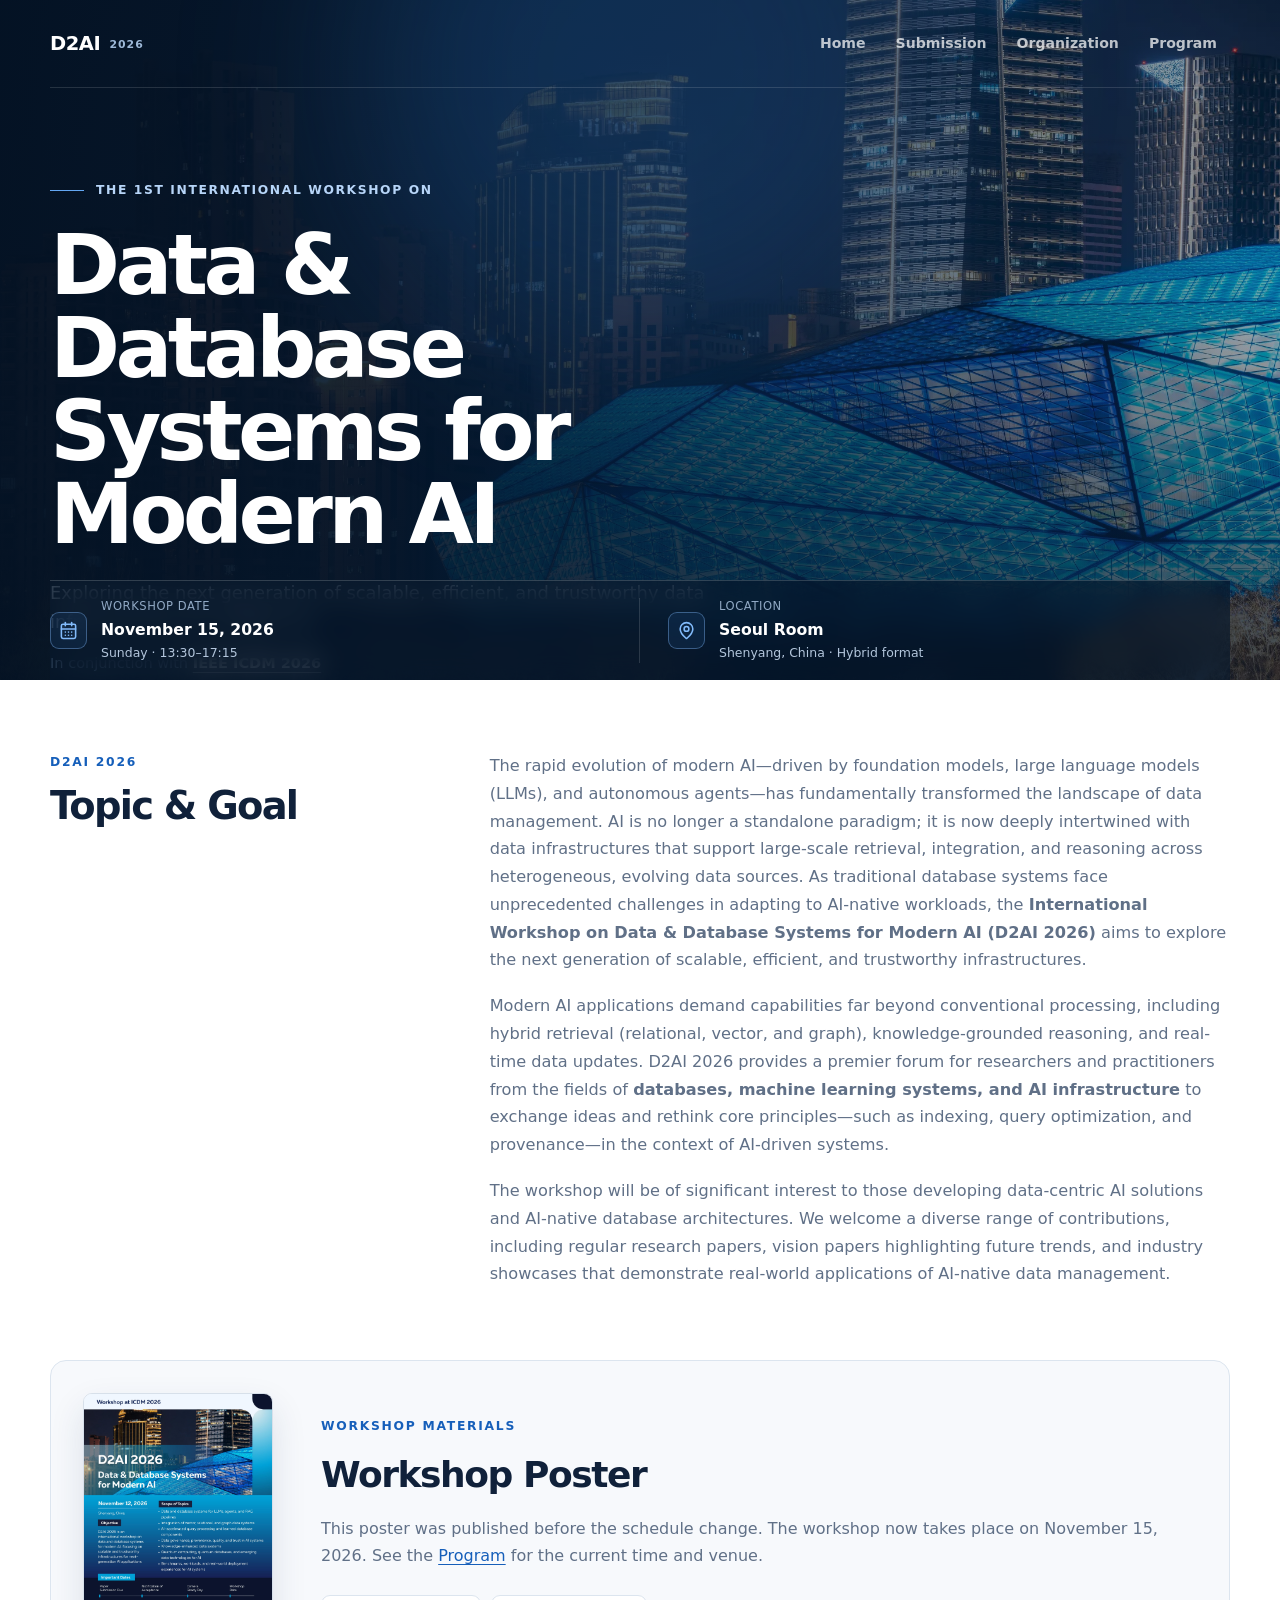
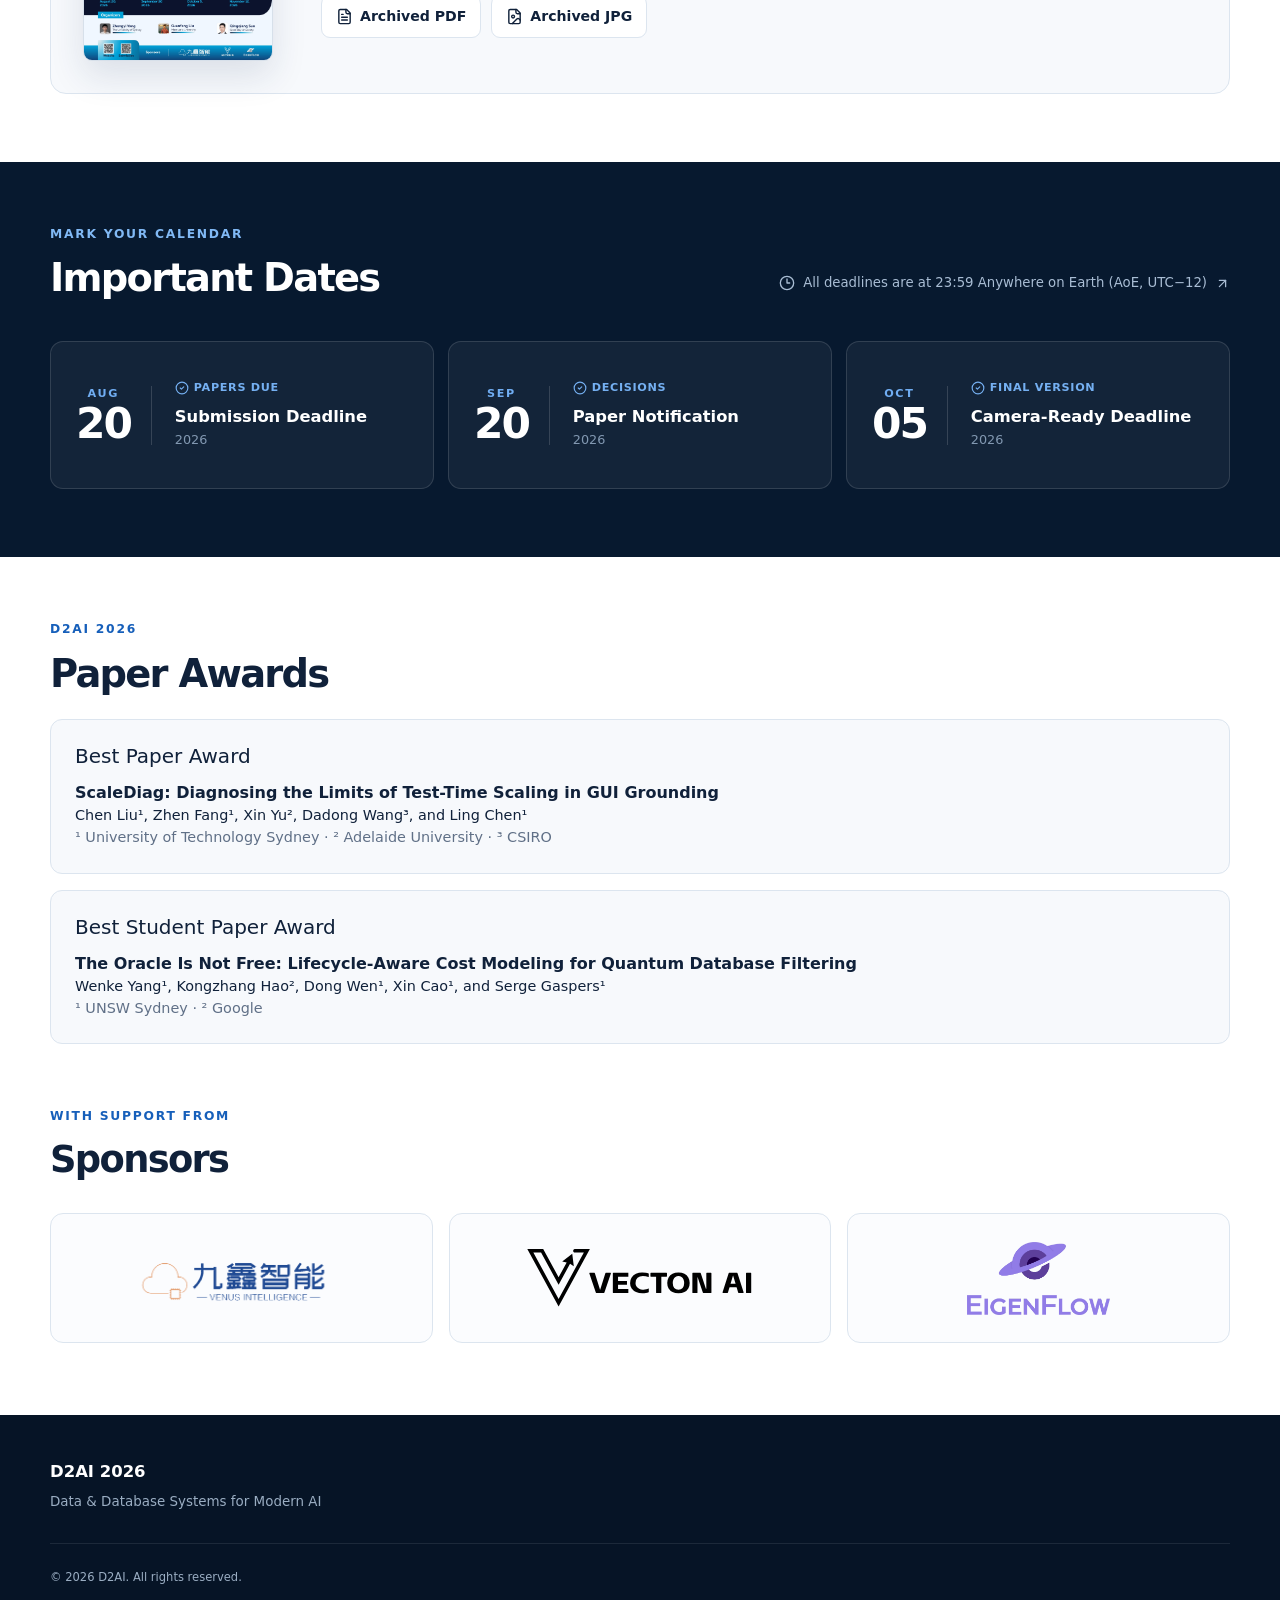
<file: index.html>
<!DOCTYPE html><html lang="en"><head><meta charSet="utf-8"/><meta name="viewport" content="width=device-width, initial-scale=1"/><link rel="preload" as="image" href="/images/shenyang-hero.webp"/><link rel="preload" href="/images/sponsors/jiuxin-intelligence.png" as="image"/><link rel="preload" href="/images/sponsors/vecton-ai.svg" as="image"/><link rel="preload" href="/images/sponsors/eigenflow.png" as="image"/><link rel="stylesheet" href="/_next/static/chunks/0siwo0i18i5g6.css" data-precedence="next"/><link rel="preload" as="script" fetchPriority="low" href="/_next/static/chunks/05tsy9pxtuyv0.js"/><script src="/_next/static/chunks/02i7dfk78~t~2.js" async=""></script><script src="/_next/static/chunks/10~x95jhs6ns3.js" async=""></script><script src="/_next/static/chunks/0s~43s~vyc_h-.js" async=""></script><script src="/_next/static/chunks/turbopack-0p68k9cxtdk4o.js" async=""></script><script src="/_next/static/chunks/10e6~0tme4cub.js" async=""></script><script src="/_next/static/chunks/0d3shmwh5_nmn.js" async=""></script><script src="/_next/static/chunks/0d_ylmpi7p2kb.js" async=""></script><title>D2AI 2026</title><meta name="description" content="D2AI 2026 at IEEE ICDM 2026: a hybrid workshop on Sunday, November 15, 2026, 13:30–17:15, Seoul Room, Shenyang, China. International Workshop on Data &amp; Database Systems for Modern AI."/><meta name="creator" content="D2AI 2026 Committee"/><meta name="robots" content="index, follow"/><meta name="google-site-verification" content="azsVZ6Sj6aNUtVX1HDO4OtCznI6a8uc2q9I49EydNMc"/><meta property="og:title" content="D2AI 2026"/><meta property="og:description" content="D2AI 2026 at IEEE ICDM 2026: a hybrid workshop on Sunday, November 15, 2026, 13:30–17:15, Seoul Room, Shenyang, China. International Workshop on Data &amp; Database Systems for Modern AI."/><meta property="og:url" content="https://d2ai-workshop.github.io"/><meta property="og:site_name" content="D2AI 2026"/><meta property="og:type" content="website"/><meta name="twitter:card" content="summary"/><meta name="twitter:title" content="D2AI 2026"/><meta name="twitter:description" content="D2AI 2026 at IEEE ICDM 2026: a hybrid workshop on Sunday, November 15, 2026, 13:30–17:15, Seoul Room, Shenyang, China. International Workshop on Data &amp; Database Systems for Modern AI."/><link rel="icon" href="/favicon.ico?favicon.12hgmcrp~a_d-.ico" sizes="128x128" type="image/x-icon"/><script src="/_next/static/chunks/03~yq9q893hmn.js" noModule=""></script></head><body class="min-h-screen flex flex-col"><div hidden=""><!--$--><!--/$--></div><header class="hero"><img alt="Shenyang skyline at dusk" decoding="async" data-nimg="fill" class="hero-image" style="position:absolute;height:100%;width:100%;left:0;top:0;right:0;bottom:0;color:transparent;background-size:cover;background-position:50% 50%;background-repeat:no-repeat;background-image:url(&quot;data:image/svg+xml;charset=utf-8,%3Csvg xmlns=&#x27;http://www.w3.org/2000/svg&#x27; %3E%3Cfilter id=&#x27;b&#x27; color-interpolation-filters=&#x27;sRGB&#x27;%3E%3CfeGaussianBlur stdDeviation=&#x27;20&#x27;/%3E%3CfeColorMatrix values=&#x27;1 0 0 0 0 0 1 0 0 0 0 0 1 0 0 0 0 0 100 -1&#x27; result=&#x27;s&#x27;/%3E%3CfeFlood x=&#x27;0&#x27; y=&#x27;0&#x27; width=&#x27;100%25&#x27; height=&#x27;100%25&#x27;/%3E%3CfeComposite operator=&#x27;out&#x27; in=&#x27;s&#x27;/%3E%3CfeComposite in2=&#x27;SourceGraphic&#x27;/%3E%3CfeGaussianBlur stdDeviation=&#x27;20&#x27;/%3E%3C/filter%3E%3Cimage width=&#x27;100%25&#x27; height=&#x27;100%25&#x27; x=&#x27;0&#x27; y=&#x27;0&#x27; preserveAspectRatio=&#x27;none&#x27; style=&#x27;filter: url(%23b);&#x27; href=&#x27;/images/shenyang-blur.jpg&#x27;/%3E%3C/svg%3E&quot;)" src="/images/shenyang-hero.webp"/><div class="hero-overlay"></div><div class="hero-glow"></div><div class="site-shell hero-inner"><div class="hero-topbar"><a class="brand" aria-label="D2AI 2026 home" href="/"><span class="brand-name">D2AI <small>2026</small></span></a><nav class="nav" aria-label="Primary navigation"><ul class="nav-links"><li><a class="active" href="/">Home</a></li><li><a class="" href="/submission">Submission</a></li><li><a class="" href="/organization">Organization</a></li><li><a class="" href="/program">Program</a></li></ul><button class="menu-button" type="button" aria-label="Open navigation menu" aria-expanded="false"><svg xmlns="http://www.w3.org/2000/svg" width="24" height="24" viewBox="0 0 24 24" fill="none" stroke="currentColor" stroke-width="2" stroke-linecap="round" stroke-linejoin="round" class="lucide lucide-menu" aria-hidden="true"><path d="M4 12h16"></path><path d="M4 18h16"></path><path d="M4 6h16"></path></svg></button></nav></div><div class="hero-content"><p class="hero-kicker"><span></span> The 1st International Workshop on</p><h1>Data &amp; Database Systems for Modern AI</h1><p class="hero-subtitle">Exploring the next generation of scalable, efficient, and trustworthy data infrastructures for modern AI.</p><p class="hero-description">In conjunction with<!-- --> <a href="http://icdm2026.neu.edu.cn/" target="_blank" rel="noreferrer">IEEE ICDM 2026</a></p></div><div class="event-bar"><div class="event-item"><span class="event-icon"><svg xmlns="http://www.w3.org/2000/svg" width="19" height="19" viewBox="0 0 24 24" fill="none" stroke="currentColor" stroke-width="2" stroke-linecap="round" stroke-linejoin="round" class="lucide lucide-calendar-days" aria-hidden="true"><path d="M8 2v4"></path><path d="M16 2v4"></path><rect width="18" height="18" x="3" y="4" rx="2"></rect><path d="M3 10h18"></path><path d="M8 14h.01"></path><path d="M12 14h.01"></path><path d="M16 14h.01"></path><path d="M8 18h.01"></path><path d="M12 18h.01"></path><path d="M16 18h.01"></path></svg></span><div><small>Workshop date</small><strong><time dateTime="2026-11-15">November 15, 2026</time></strong><span class="event-detail">Sunday<!-- --> · <!-- -->13:30<!-- -->–<!-- -->17:15</span></div></div><div class="event-item"><span class="event-icon"><svg xmlns="http://www.w3.org/2000/svg" width="19" height="19" viewBox="0 0 24 24" fill="none" stroke="currentColor" stroke-width="2" stroke-linecap="round" stroke-linejoin="round" class="lucide lucide-map-pin" aria-hidden="true"><path d="M20 10c0 4.993-5.539 10.193-7.399 11.799a1 1 0 0 1-1.202 0C9.539 20.193 4 14.993 4 10a8 8 0 0 1 16 0"></path><circle cx="12" cy="10" r="3"></circle></svg></span><div><small>Location</small><strong>Seoul Room</strong><span class="event-detail">Shenyang, China<!-- --> · Hybrid format</span></div></div></div></div></header><main class="home-main"><section class="home-intro" aria-labelledby="topic-heading"><div><p class="eyebrow">D2AI 2026</p><h2 id="topic-heading">Topic &amp; Goal</h2></div><div class="home-intro-copy"><p>The rapid evolution of modern AI—driven by foundation models, large language models (LLMs), and autonomous agents—has fundamentally transformed the landscape of data management. AI is no longer a standalone paradigm; it is now deeply intertwined with data infrastructures that support large-scale retrieval, integration, and reasoning across heterogeneous, evolving data sources. As traditional database systems face unprecedented challenges in adapting to AI-native workloads, the<!-- --> <strong>International Workshop on Data &amp; Database Systems for Modern AI (D2AI 2026)</strong> <!-- -->aims to explore the next generation of scalable, efficient, and trustworthy infrastructures.</p><p>Modern AI applications demand capabilities far beyond conventional processing, including hybrid retrieval (relational, vector, and graph), knowledge-grounded reasoning, and real-time data updates. D2AI 2026 provides a premier forum for researchers and practitioners from the fields of<!-- --> <strong>databases, machine learning systems, and AI infrastructure</strong> <!-- -->to exchange ideas and rethink core principles—such as indexing, query optimization, and provenance—in the context of AI-driven systems.</p><p>The workshop will be of significant interest to those developing data-centric AI solutions and AI-native database architectures. We welcome a diverse range of contributions, including regular research papers, vision papers highlighting future trends, and industry showcases that demonstrate real-world applications of AI-native data management.</p></div></section><section class="poster-section" aria-labelledby="poster-heading"><a class="poster-preview" href="/images/d2ai-2026-poster.jpg" target="_blank" rel="noreferrer" aria-label="Open the D2AI 2026 workshop poster image"><img alt="D2AI 2026 workshop poster" loading="lazy" width="2381" height="3368" decoding="async" data-nimg="1" style="color:transparent" src="/images/d2ai-2026-poster.jpg"/></a><div class="poster-content"><p class="eyebrow">Workshop materials</p><h2 id="poster-heading">Workshop Poster</h2><p>This poster was published before the schedule change. The workshop now takes place on November 15, 2026. See the<!-- --> <a class="poster-program-link" href="/program">Program</a> <!-- -->for the current time and venue.</p><div class="poster-links" aria-label="Workshop poster downloads"><a href="/files/d2ai-2026-poster.pdf" target="_blank" rel="noreferrer"><svg xmlns="http://www.w3.org/2000/svg" width="17" height="17" viewBox="0 0 24 24" fill="none" stroke="currentColor" stroke-width="2" stroke-linecap="round" stroke-linejoin="round" class="lucide lucide-file-text" aria-hidden="true"><path d="M15 2H6a2 2 0 0 0-2 2v16a2 2 0 0 0 2 2h12a2 2 0 0 0 2-2V7Z"></path><path d="M14 2v4a2 2 0 0 0 2 2h4"></path><path d="M10 9H8"></path><path d="M16 13H8"></path><path d="M16 17H8"></path></svg> Archived PDF</a><a href="/images/d2ai-2026-poster.jpg" target="_blank" rel="noreferrer"><svg xmlns="http://www.w3.org/2000/svg" width="17" height="17" viewBox="0 0 24 24" fill="none" stroke="currentColor" stroke-width="2" stroke-linecap="round" stroke-linejoin="round" class="lucide lucide-file-image" aria-hidden="true"><path d="M15 2H6a2 2 0 0 0-2 2v16a2 2 0 0 0 2 2h12a2 2 0 0 0 2-2V7Z"></path><path d="M14 2v4a2 2 0 0 0 2 2h4"></path><circle cx="10" cy="12" r="2"></circle><path d="m20 17-1.296-1.296a2.41 2.41 0 0 0-3.408 0L9 22"></path></svg> Archived JPG</a></div></div></section><section class="dates-section" aria-labelledby="dates-heading"><div class="section-heading-row"><div><p class="eyebrow eyebrow-light">Mark your calendar</p><h2 id="dates-heading">Important Dates</h2></div><a href="https://www.timeanddate.com/time/zones/aoe" target="_blank" rel="noreferrer" class="timezone-link"><svg xmlns="http://www.w3.org/2000/svg" width="16" height="16" viewBox="0 0 24 24" fill="none" stroke="currentColor" stroke-width="2" stroke-linecap="round" stroke-linejoin="round" class="lucide lucide-clock3 lucide-clock-3" aria-hidden="true"><path d="M12 6v6h4"></path><circle cx="12" cy="12" r="10"></circle></svg> All deadlines are at 23:59 Anywhere on Earth (AoE, UTC−12)<svg xmlns="http://www.w3.org/2000/svg" width="15" height="15" viewBox="0 0 24 24" fill="none" stroke="currentColor" stroke-width="2" stroke-linecap="round" stroke-linejoin="round" class="lucide lucide-arrow-up-right" aria-hidden="true"><path d="M7 7h10v10"></path><path d="M7 17 17 7"></path></svg></a></div><div class="date-grid"><article class="date-card"><div class="date-number"><span>AUG</span><strong>20</strong></div><div><span class="date-status"><svg xmlns="http://www.w3.org/2000/svg" width="14" height="14" viewBox="0 0 24 24" fill="none" stroke="currentColor" stroke-width="2" stroke-linecap="round" stroke-linejoin="round" class="lucide lucide-circle-check" aria-hidden="true"><circle cx="12" cy="12" r="10"></circle><path d="m9 12 2 2 4-4"></path></svg> <!-- -->Papers due</span><h3>Submission Deadline</h3><p>2026</p></div></article><article class="date-card"><div class="date-number"><span>SEP</span><strong>20</strong></div><div><span class="date-status"><svg xmlns="http://www.w3.org/2000/svg" width="14" height="14" viewBox="0 0 24 24" fill="none" stroke="currentColor" stroke-width="2" stroke-linecap="round" stroke-linejoin="round" class="lucide lucide-circle-check" aria-hidden="true"><circle cx="12" cy="12" r="10"></circle><path d="m9 12 2 2 4-4"></path></svg> <!-- -->Decisions</span><h3>Paper Notification</h3><p>2026</p></div></article><article class="date-card"><div class="date-number"><span>OCT</span><strong>05</strong></div><div><span class="date-status"><svg xmlns="http://www.w3.org/2000/svg" width="14" height="14" viewBox="0 0 24 24" fill="none" stroke="currentColor" stroke-width="2" stroke-linecap="round" stroke-linejoin="round" class="lucide lucide-circle-check" aria-hidden="true"><circle cx="12" cy="12" r="10"></circle><path d="m9 12 2 2 4-4"></path></svg> <!-- -->Final version</span><h3>Camera-Ready Deadline</h3><p>2026</p></div></article></div></section><section id="awards" class="awards-section" aria-labelledby="awards-heading"><p class="eyebrow">D2AI 2026</p><h2 id="awards-heading">Paper Awards</h2><ul class="award-list"><li class="award-item"><h3>Best Paper Award</h3><p class="award-paper">ScaleDiag: Diagnosing the Limits of Test-Time Scaling in GUI Grounding</p><p class="award-authors">Chen Liu¹, Zhen Fang¹, Xin Yu², Dadong Wang³, and Ling Chen¹</p><p class="award-affiliations">¹ University of Technology Sydney · ² Adelaide University · ³ CSIRO</p></li><li class="award-item"><h3>Best Student Paper Award</h3><p class="award-paper">The Oracle Is Not Free: Lifecycle-Aware Cost Modeling for Quantum Database Filtering</p><p class="award-authors">Wenke Yang¹, Kongzhang Hao², Dong Wen¹, Xin Cao¹, and Serge Gaspers¹</p><p class="award-affiliations">¹ UNSW Sydney · ² Google</p></li></ul></section><section class="sponsors-section" aria-labelledby="sponsors-heading"><div class="section-heading-row sponsors-heading"><div><p class="eyebrow">With support from</p><h2 id="sponsors-heading">Sponsors</h2></div></div><div class="sponsor-grid"><div class="sponsor-card sponsor-card-jiuxin"><img src="/images/sponsors/jiuxin-intelligence.png" alt="Jiuxin Intelligence"/></div><div class="sponsor-card"><img src="/images/sponsors/vecton-ai.svg" alt="Vecton AI"/></div><div class="sponsor-card"><img src="/images/sponsors/eigenflow.png" alt="EigenFlow"/></div></div></section></main><!--$--><!--/$--><footer class="footer"><div class="site-shell footer-content"><div><span class="footer-brand">D2AI 2026</span><p>Data &amp; Database Systems for Modern AI</p></div><small>© 2026 D2AI. All rights reserved.<span>Cover photo by Julius Carmine on Unsplash.</span></small></div></footer><script src="/_next/static/chunks/05tsy9pxtuyv0.js" id="_R_" async=""></script><script>(self.__next_f=self.__next_f||[]).push([0])</script><script>self.__next_f.push([1,"1:\"$Sreact.fragment\"\n2:I[39756,[\"/_next/static/chunks/10e6~0tme4cub.js\",\"/_next/static/chunks/0d3shmwh5_nmn.js\"],\"default\"]\n3:I[37457,[\"/_next/static/chunks/10e6~0tme4cub.js\",\"/_next/static/chunks/0d3shmwh5_nmn.js\"],\"default\"]\n4:I[64543,[\"/_next/static/chunks/10e6~0tme4cub.js\",\"/_next/static/chunks/0d3shmwh5_nmn.js\"],\"default\"]\n5:I[5500,[\"/_next/static/chunks/10e6~0tme4cub.js\",\"/_next/static/chunks/0d3shmwh5_nmn.js\",\"/_next/static/chunks/0d_ylmpi7p2kb.js\"],\"Image\"]\n6:I[22016,[\"/_next/static/chunks/10e6~0tme4cub.js\",\"/_next/static/chunks/0d3shmwh5_nmn.js\",\"/_next/static/chunks/0d_ylmpi7p2kb.js\"],\"\"]\n7:I[45109,[\"/_next/static/chunks/10e6~0tme4cub.js\",\"/_next/static/chunks/0d3shmwh5_nmn.js\",\"/_next/static/chunks/0d_ylmpi7p2kb.js\"],\"default\"]\nf:I[68027,[\"/_next/static/chunks/10e6~0tme4cub.js\",\"/_next/static/chunks/0d3shmwh5_nmn.js\"],\"default\",1]\n:HL[\"/_next/static/chunks/0siwo0i18i5g6.css\",\"style\"]\n"])</script><script>self.__next_f.push([1,"0:{\"P\":null,\"c\":[\"\",\"\"],\"q\":\"\",\"i\":false,\"f\":[[[\"\",{\"children\":[\"__PAGE__\",{}]},\"$undefined\",\"$undefined\",16],[[\"$\",\"$1\",\"c\",{\"children\":[[[\"$\",\"link\",\"0\",{\"rel\":\"stylesheet\",\"href\":\"/_next/static/chunks/0siwo0i18i5g6.css\",\"precedence\":\"next\",\"crossOrigin\":\"$undefined\",\"nonce\":\"$undefined\"}],[\"$\",\"script\",\"script-0\",{\"src\":\"/_next/static/chunks/10e6~0tme4cub.js\",\"async\":true,\"nonce\":\"$undefined\"}],[\"$\",\"script\",\"script-1\",{\"src\":\"/_next/static/chunks/0d3shmwh5_nmn.js\",\"async\":true,\"nonce\":\"$undefined\"}]],[\"$\",\"html\",null,{\"lang\":\"en\",\"children\":[\"$\",\"body\",null,{\"className\":\"min-h-screen flex flex-col\",\"children\":[[\"$\",\"$L2\",null,{\"parallelRouterKey\":\"children\",\"error\":\"$undefined\",\"errorStyles\":\"$undefined\",\"errorScripts\":\"$undefined\",\"template\":[\"$\",\"$L3\",null,{}],\"templateStyles\":\"$undefined\",\"templateScripts\":\"$undefined\",\"notFound\":[[[\"$\",\"title\",null,{\"children\":\"404: This page could not be found.\"}],[\"$\",\"div\",null,{\"style\":{\"fontFamily\":\"system-ui,\\\"Segoe UI\\\",Roboto,Helvetica,Arial,sans-serif,\\\"Apple Color Emoji\\\",\\\"Segoe UI Emoji\\\"\",\"height\":\"100vh\",\"textAlign\":\"center\",\"display\":\"flex\",\"flexDirection\":\"column\",\"alignItems\":\"center\",\"justifyContent\":\"center\"},\"children\":[\"$\",\"div\",null,{\"children\":[[\"$\",\"style\",null,{\"dangerouslySetInnerHTML\":{\"__html\":\"body{color:#000;background:#fff;margin:0}.next-error-h1{border-right:1px solid rgba(0,0,0,.3)}@media (prefers-color-scheme:dark){body{color:#fff;background:#000}.next-error-h1{border-right:1px solid rgba(255,255,255,.3)}}\"}}],[\"$\",\"h1\",null,{\"className\":\"next-error-h1\",\"style\":{\"display\":\"inline-block\",\"margin\":\"0 20px 0 0\",\"padding\":\"0 23px 0 0\",\"fontSize\":24,\"fontWeight\":500,\"verticalAlign\":\"top\",\"lineHeight\":\"49px\"},\"children\":404}],[\"$\",\"div\",null,{\"style\":{\"display\":\"inline-block\"},\"children\":[\"$\",\"h2\",null,{\"style\":{\"fontSize\":14,\"fontWeight\":400,\"lineHeight\":\"49px\",\"margin\":0},\"children\":\"This page could not be found.\"}]}]]}]}]],[]],\"forbidden\":\"$undefined\",\"unauthorized\":\"$undefined\"}],[\"$\",\"$L4\",null,{}]]}]}]]}],{\"children\":[[\"$\",\"$1\",\"c\",{\"children\":[[[\"$\",\"header\",null,{\"className\":\"hero\",\"children\":[[\"$\",\"$L5\",null,{\"className\":\"hero-image\",\"src\":\"/images/shenyang-hero.webp\",\"alt\":\"Shenyang skyline at dusk\",\"fill\":true,\"sizes\":\"100vw\",\"priority\":true,\"placeholder\":\"blur\",\"blurDataURL\":\"/images/shenyang-blur.jpg\"}],[\"$\",\"div\",null,{\"className\":\"hero-overlay\"}],[\"$\",\"div\",null,{\"className\":\"hero-glow\"}],[\"$\",\"div\",null,{\"className\":\"site-shell hero-inner\",\"children\":[[\"$\",\"div\",null,{\"className\":\"hero-topbar\",\"children\":[[\"$\",\"$L6\",null,{\"className\":\"brand\",\"href\":\"/\",\"aria-label\":\"D2AI 2026 home\",\"children\":[\"$\",\"span\",null,{\"className\":\"brand-name\",\"children\":[\"D2AI \",[\"$\",\"small\",null,{\"children\":\"2026\"}]]}]}],[\"$\",\"$L7\",null,{}]]}],[\"$\",\"div\",null,{\"className\":\"hero-content\",\"children\":[[\"$\",\"p\",null,{\"className\":\"hero-kicker\",\"children\":[[\"$\",\"span\",null,{}],\" The 1st International Workshop on\"]}],[\"$\",\"h1\",null,{\"children\":\"Data \u0026 Database Systems for Modern AI\"}],[\"$\",\"p\",null,{\"className\":\"hero-subtitle\",\"children\":\"Exploring the next generation of scalable, efficient, and trustworthy data infrastructures for modern AI.\"}],[\"$\",\"p\",null,{\"className\":\"hero-description\",\"children\":[\"In conjunction with\",\" \",[\"$\",\"a\",null,{\"href\":\"http://icdm2026.neu.edu.cn/\",\"target\":\"_blank\",\"rel\":\"noreferrer\",\"children\":\"IEEE ICDM 2026\"}]]}]]}],[\"$\",\"div\",null,{\"className\":\"event-bar\",\"children\":[[\"$\",\"div\",null,{\"className\":\"event-item\",\"children\":[[\"$\",\"span\",null,{\"className\":\"event-icon\",\"children\":[\"$\",\"svg\",null,{\"ref\":\"$undefined\",\"xmlns\":\"http://www.w3.org/2000/svg\",\"width\":19,\"height\":19,\"viewBox\":\"0 0 24 24\",\"fill\":\"none\",\"stroke\":\"currentColor\",\"strokeWidth\":2,\"strokeLinecap\":\"round\",\"strokeLinejoin\":\"round\",\"className\":\"lucide lucide-calendar-days\",\"aria-hidden\":\"true\",\"children\":[[\"$\",\"path\",\"1cmpym\",{\"d\":\"M8 2v4\"}],[\"$\",\"path\",\"4m81vk\",{\"d\":\"M16 2v4\"}],[\"$\",\"rect\",\"1hopcy\",{\"width\":\"18\",\"height\":\"18\",\"x\":\"3\",\"y\":\"4\",\"rx\":\"2\"}],[\"$\",\"path\",\"8toen8\",{\"d\":\"M3 10h18\"}],[\"$\",\"path\",\"6423bh\",{\"d\":\"M8 14h.01\"}],[\"$\",\"path\",\"1etili\",{\"d\":\"M12 14h.01\"}],[\"$\",\"path\",\"1gbofw\",{\"d\":\"M16 14h.01\"}],[\"$\",\"path\",\"lrp35t\",{\"d\":\"M8 18h.01\"}],[\"$\",\"path\",\"mhygvu\",{\"d\":\"M12 18h.01\"}],[\"$\",\"path\",\"kzsmim\",{\"d\":\"M16 18h.01\"}],\"$undefined\"]}]}],[\"$\",\"div\",null,{\"children\":[[\"$\",\"small\",null,{\"children\":\"Workshop date\"}],[\"$\",\"strong\",null,{\"children\":[\"$\",\"time\",null,{\"dateTime\":\"2026-11-15\",\"children\":\"November 15, 2026\"}]}],[\"$\",\"span\",null,{\"className\":\"event-detail\",\"children\":[\"Sunday\",\" · \",\"13:30\",\"–\",\"17:15\"]}]]}]]}],[\"$\",\"div\",null,{\"className\":\"event-item\",\"children\":[[\"$\",\"span\",null,{\"className\":\"event-icon\",\"children\":[\"$\",\"svg\",null,{\"ref\":\"$undefined\",\"xmlns\":\"http://www.w3.org/2000/svg\",\"width\":19,\"height\":19,\"viewBox\":\"0 0 24 24\",\"fill\":\"none\",\"stroke\":\"currentColor\",\"strokeWidth\":2,\"strokeLinecap\":\"round\",\"strokeLinejoin\":\"round\",\"className\":\"lucide lucide-map-pin\",\"aria-hidden\":\"true\",\"children\":[\"$L8\",\"$L9\",\"$undefined\"]}]}],\"$La\"]}]]}]]}]]}],\"$Lb\"],[\"$Lc\"],\"$Ld\"]}],{},null,false,null]},null,false,null],\"$Le\",false]],\"m\":\"$undefined\",\"G\":[\"$f\",[\"$L10\"]],\"S\":true,\"h\":null,\"s\":\"$undefined\",\"l\":\"$undefined\",\"p\":\"$undefined\",\"d\":\"$undefined\",\"b\":\"EIyUkI0FtOgTSir0eqLvx\"}\n"])</script><script>self.__next_f.push([1,"18:I[97367,[\"/_next/static/chunks/10e6~0tme4cub.js\",\"/_next/static/chunks/0d3shmwh5_nmn.js\"],\"OutletBoundary\"]\n19:\"$Sreact.suspense\"\n1b:I[97367,[\"/_next/static/chunks/10e6~0tme4cub.js\",\"/_next/static/chunks/0d3shmwh5_nmn.js\"],\"ViewportBoundary\"]\n1d:I[97367,[\"/_next/static/chunks/10e6~0tme4cub.js\",\"/_next/static/chunks/0d3shmwh5_nmn.js\"],\"MetadataBoundary\"]\n8:[\"$\",\"path\",\"1r0f0z\",{\"d\":\"M20 10c0 4.993-5.539 10.193-7.399 11.799a1 1 0 0 1-1.202 0C9.539 20.193 4 14.993 4 10a8 8 0 0 1 16 0\"}]\n9:[\"$\",\"circle\",\"ilqhr7\",{\"cx\":\"12\",\"cy\":\"10\",\"r\":\"3\"}]\na:[\"$\",\"div\",null,{\"children\":[[\"$\",\"small\",null,{\"children\":\"Location\"}],[\"$\",\"strong\",null,{\"children\":\"Seoul Room\"}],[\"$\",\"span\",null,{\"className\":\"event-detail\",\"children\":[\"Shenyang, China\",\" · Hybrid format\"]}]]}]\n"])</script><script>self.__next_f.push([1,"b:[\"$\",\"main\",null,{\"className\":\"home-main\",\"children\":[[\"$\",\"section\",null,{\"className\":\"home-intro\",\"aria-labelledby\":\"topic-heading\",\"children\":[[\"$\",\"div\",null,{\"children\":[[\"$\",\"p\",null,{\"className\":\"eyebrow\",\"children\":\"D2AI 2026\"}],[\"$\",\"h2\",null,{\"id\":\"topic-heading\",\"children\":\"Topic \u0026 Goal\"}]]}],[\"$\",\"div\",null,{\"className\":\"home-intro-copy\",\"children\":[[\"$\",\"p\",null,{\"children\":[\"The rapid evolution of modern AI—driven by foundation models, large language models (LLMs), and autonomous agents—has fundamentally transformed the landscape of data management. AI is no longer a standalone paradigm; it is now deeply intertwined with data infrastructures that support large-scale retrieval, integration, and reasoning across heterogeneous, evolving data sources. As traditional database systems face unprecedented challenges in adapting to AI-native workloads, the\",\" \",[\"$\",\"strong\",null,{\"children\":\"International Workshop on Data \u0026 Database Systems for Modern AI (D2AI 2026)\"}],\" \",\"aims to explore the next generation of scalable, efficient, and trustworthy infrastructures.\"]}],[\"$\",\"p\",null,{\"children\":[\"Modern AI applications demand capabilities far beyond conventional processing, including hybrid retrieval (relational, vector, and graph), knowledge-grounded reasoning, and real-time data updates. D2AI 2026 provides a premier forum for researchers and practitioners from the fields of\",\" \",[\"$\",\"strong\",null,{\"children\":\"databases, machine learning systems, and AI infrastructure\"}],\" \",\"to exchange ideas and rethink core principles—such as indexing, query optimization, and provenance—in the context of AI-driven systems.\"]}],[\"$\",\"p\",null,{\"children\":\"The workshop will be of significant interest to those developing data-centric AI solutions and AI-native database architectures. We welcome a diverse range of contributions, including regular research papers, vision papers highlighting future trends, and industry showcases that demonstrate real-world applications of AI-native data management.\"}]]}]]}],[\"$\",\"section\",null,{\"className\":\"poster-section\",\"aria-labelledby\":\"poster-heading\",\"children\":[[\"$\",\"a\",null,{\"className\":\"poster-preview\",\"href\":\"/images/d2ai-2026-poster.jpg\",\"target\":\"_blank\",\"rel\":\"noreferrer\",\"aria-label\":\"Open the D2AI 2026 workshop poster image\",\"children\":[\"$\",\"$L5\",null,{\"src\":\"/images/d2ai-2026-poster.jpg\",\"alt\":\"D2AI 2026 workshop poster\",\"width\":2381,\"height\":3368,\"sizes\":\"(max-width: 800px) 150px, 190px\"}]}],[\"$\",\"div\",null,{\"className\":\"poster-content\",\"children\":[[\"$\",\"p\",null,{\"className\":\"eyebrow\",\"children\":\"Workshop materials\"}],[\"$\",\"h2\",null,{\"id\":\"poster-heading\",\"children\":\"Workshop Poster\"}],[\"$\",\"p\",null,{\"children\":[\"This poster was published before the schedule change. The workshop now takes place on November 15, 2026. See the\",\" \",[\"$\",\"a\",null,{\"className\":\"poster-program-link\",\"href\":\"/program\",\"children\":\"Program\"}],\" \",\"for the current time and venue.\"]}],[\"$\",\"div\",null,{\"className\":\"poster-links\",\"aria-label\":\"Workshop poster downloads\",\"children\":[[\"$\",\"a\",null,{\"href\":\"/files/d2ai-2026-poster.pdf\",\"target\":\"_blank\",\"rel\":\"noreferrer\",\"children\":[[\"$\",\"svg\",null,{\"ref\":\"$undefined\",\"xmlns\":\"http://www.w3.org/2000/svg\",\"width\":17,\"height\":17,\"viewBox\":\"0 0 24 24\",\"fill\":\"none\",\"stroke\":\"currentColor\",\"strokeWidth\":2,\"strokeLinecap\":\"round\",\"strokeLinejoin\":\"round\",\"className\":\"lucide lucide-file-text\",\"aria-hidden\":\"true\",\"children\":[[\"$\",\"path\",\"1rqfz7\",{\"d\":\"M15 2H6a2 2 0 0 0-2 2v16a2 2 0 0 0 2 2h12a2 2 0 0 0 2-2V7Z\"}],[\"$\",\"path\",\"tnqrlb\",{\"d\":\"M14 2v4a2 2 0 0 0 2 2h4\"}],[\"$\",\"path\",\"b1mrlr\",{\"d\":\"M10 9H8\"}],[\"$\",\"path\",\"t4e002\",{\"d\":\"M16 13H8\"}],[\"$\",\"path\",\"z1uh3a\",{\"d\":\"M16 17H8\"}],\"$undefined\"]}],\" Archived PDF\"]}],[\"$\",\"a\",null,{\"href\":\"/images/d2ai-2026-poster.jpg\",\"target\":\"_blank\",\"rel\":\"noreferrer\",\"children\":[[\"$\",\"svg\",null,{\"ref\":\"$undefined\",\"xmlns\":\"http://www.w3.org/2000/svg\",\"width\":17,\"height\":17,\"viewBox\":\"0 0 24 24\",\"fill\":\"none\",\"stroke\":\"currentColor\",\"strokeWidth\":2,\"strokeLinecap\":\"round\",\"strokeLinejoin\":\"round\",\"className\":\"lucide lucide-file-image\",\"aria-hidden\":\"true\",\"children\":[\"$L11\",\"$L12\",\"$L13\",\"$L14\",\"$undefined\"]}],\" Archived JPG\"]}]]}]]}]]}],\"$L15\",\"$L16\",\"$L17\"]}]\n"])</script><script>self.__next_f.push([1,"c:[\"$\",\"script\",\"script-0\",{\"src\":\"/_next/static/chunks/0d_ylmpi7p2kb.js\",\"async\":true,\"nonce\":\"$undefined\"}]\nd:[\"$\",\"$L18\",null,{\"children\":[\"$\",\"$19\",null,{\"name\":\"Next.MetadataOutlet\",\"children\":\"$@1a\"}]}]\ne:[\"$\",\"$1\",\"h\",{\"children\":[null,[\"$\",\"$L1b\",null,{\"children\":\"$L1c\"}],[\"$\",\"div\",null,{\"hidden\":true,\"children\":[\"$\",\"$L1d\",null,{\"children\":[\"$\",\"$19\",null,{\"name\":\"Next.Metadata\",\"children\":\"$L1e\"}]}]}],null]}]\n10:[\"$\",\"link\",\"0\",{\"rel\":\"stylesheet\",\"href\":\"/_next/static/chunks/0siwo0i18i5g6.css\",\"precedence\":\"next\",\"crossOrigin\":\"$undefined\",\"nonce\":\"$undefined\"}]\n"])</script><script>self.__next_f.push([1,":HL[\"/images/sponsors/jiuxin-intelligence.png\",\"image\"]\n:HL[\"/images/sponsors/vecton-ai.svg\",\"image\"]\n:HL[\"/images/sponsors/eigenflow.png\",\"image\"]\n11:[\"$\",\"path\",\"1rqfz7\",{\"d\":\"M15 2H6a2 2 0 0 0-2 2v16a2 2 0 0 0 2 2h12a2 2 0 0 0 2-2V7Z\"}]\n12:[\"$\",\"path\",\"tnqrlb\",{\"d\":\"M14 2v4a2 2 0 0 0 2 2h4\"}]\n13:[\"$\",\"circle\",\"737tya\",{\"cx\":\"10\",\"cy\":\"12\",\"r\":\"2\"}]\n14:[\"$\",\"path\",\"wt3hpn\",{\"d\":\"m20 17-1.296-1.296a2.41 2.41 0 0 0-3.408 0L9 22\"}]\n"])</script><script>self.__next_f.push([1,"15:[\"$\",\"section\",null,{\"className\":\"dates-section\",\"aria-labelledby\":\"dates-heading\",\"children\":[[\"$\",\"div\",null,{\"className\":\"section-heading-row\",\"children\":[[\"$\",\"div\",null,{\"children\":[[\"$\",\"p\",null,{\"className\":\"eyebrow eyebrow-light\",\"children\":\"Mark your calendar\"}],[\"$\",\"h2\",null,{\"id\":\"dates-heading\",\"children\":\"Important Dates\"}]]}],[\"$\",\"a\",null,{\"href\":\"https://www.timeanddate.com/time/zones/aoe\",\"target\":\"_blank\",\"rel\":\"noreferrer\",\"className\":\"timezone-link\",\"children\":[[\"$\",\"svg\",null,{\"ref\":\"$undefined\",\"xmlns\":\"http://www.w3.org/2000/svg\",\"width\":16,\"height\":16,\"viewBox\":\"0 0 24 24\",\"fill\":\"none\",\"stroke\":\"currentColor\",\"strokeWidth\":2,\"strokeLinecap\":\"round\",\"strokeLinejoin\":\"round\",\"className\":\"lucide lucide-clock3 lucide-clock-3\",\"aria-hidden\":\"true\",\"children\":[[\"$\",\"path\",\"135r8i\",{\"d\":\"M12 6v6h4\"}],[\"$\",\"circle\",\"1mglay\",{\"cx\":\"12\",\"cy\":\"12\",\"r\":\"10\"}],\"$undefined\"]}],\" All deadlines are at 23:59 Anywhere on Earth (AoE, UTC−12)\",[\"$\",\"svg\",null,{\"ref\":\"$undefined\",\"xmlns\":\"http://www.w3.org/2000/svg\",\"width\":15,\"height\":15,\"viewBox\":\"0 0 24 24\",\"fill\":\"none\",\"stroke\":\"currentColor\",\"strokeWidth\":2,\"strokeLinecap\":\"round\",\"strokeLinejoin\":\"round\",\"className\":\"lucide lucide-arrow-up-right\",\"aria-hidden\":\"true\",\"children\":[[\"$\",\"path\",\"1tivn9\",{\"d\":\"M7 7h10v10\"}],[\"$\",\"path\",\"1vkiza\",{\"d\":\"M7 17 17 7\"}],\"$undefined\"]}]]}]]}],[\"$\",\"div\",null,{\"className\":\"date-grid\",\"children\":[[\"$\",\"article\",\"Submission Deadline\",{\"className\":\"date-card\",\"children\":[[\"$\",\"div\",null,{\"className\":\"date-number\",\"children\":[[\"$\",\"span\",null,{\"children\":\"AUG\"}],[\"$\",\"strong\",null,{\"children\":\"20\"}]]}],[\"$\",\"div\",null,{\"children\":[[\"$\",\"span\",null,{\"className\":\"date-status\",\"children\":[[\"$\",\"svg\",null,{\"ref\":\"$undefined\",\"xmlns\":\"http://www.w3.org/2000/svg\",\"width\":14,\"height\":14,\"viewBox\":\"0 0 24 24\",\"fill\":\"none\",\"stroke\":\"currentColor\",\"strokeWidth\":2,\"strokeLinecap\":\"round\",\"strokeLinejoin\":\"round\",\"className\":\"lucide lucide-circle-check\",\"aria-hidden\":\"true\",\"children\":[[\"$\",\"circle\",\"1mglay\",{\"cx\":\"12\",\"cy\":\"12\",\"r\":\"10\"}],[\"$\",\"path\",\"dzmm74\",{\"d\":\"m9 12 2 2 4-4\"}],\"$undefined\"]}],\" \",\"Papers due\"]}],[\"$\",\"h3\",null,{\"children\":\"Submission Deadline\"}],[\"$\",\"p\",null,{\"children\":\"2026\"}]]}]]}],[\"$\",\"article\",\"Paper Notification\",{\"className\":\"date-card\",\"children\":[[\"$\",\"div\",null,{\"className\":\"date-number\",\"children\":[[\"$\",\"span\",null,{\"children\":\"SEP\"}],[\"$\",\"strong\",null,{\"children\":\"20\"}]]}],[\"$\",\"div\",null,{\"children\":[[\"$\",\"span\",null,{\"className\":\"date-status\",\"children\":[[\"$\",\"svg\",null,{\"ref\":\"$undefined\",\"xmlns\":\"http://www.w3.org/2000/svg\",\"width\":14,\"height\":14,\"viewBox\":\"0 0 24 24\",\"fill\":\"none\",\"stroke\":\"currentColor\",\"strokeWidth\":2,\"strokeLinecap\":\"round\",\"strokeLinejoin\":\"round\",\"className\":\"lucide lucide-circle-check\",\"aria-hidden\":\"true\",\"children\":[[\"$\",\"circle\",\"1mglay\",{\"cx\":\"12\",\"cy\":\"12\",\"r\":\"10\"}],[\"$\",\"path\",\"dzmm74\",{\"d\":\"m9 12 2 2 4-4\"}],\"$undefined\"]}],\" \",\"Decisions\"]}],[\"$\",\"h3\",null,{\"children\":\"Paper Notification\"}],[\"$\",\"p\",null,{\"children\":\"2026\"}]]}]]}],[\"$\",\"article\",\"Camera-Ready Deadline\",{\"className\":\"date-card\",\"children\":[[\"$\",\"div\",null,{\"className\":\"date-number\",\"children\":[[\"$\",\"span\",null,{\"children\":\"OCT\"}],[\"$\",\"strong\",null,{\"children\":\"05\"}]]}],[\"$\",\"div\",null,{\"children\":[[\"$\",\"span\",null,{\"className\":\"date-status\",\"children\":[[\"$\",\"svg\",null,{\"ref\":\"$undefined\",\"xmlns\":\"http://www.w3.org/2000/svg\",\"width\":14,\"height\":14,\"viewBox\":\"0 0 24 24\",\"fill\":\"none\",\"stroke\":\"currentColor\",\"strokeWidth\":2,\"strokeLinecap\":\"round\",\"strokeLinejoin\":\"round\",\"className\":\"lucide lucide-circle-check\",\"aria-hidden\":\"true\",\"children\":[[\"$\",\"circle\",\"1mglay\",{\"cx\":\"12\",\"cy\":\"12\",\"r\":\"10\"}],[\"$\",\"path\",\"dzmm74\",{\"d\":\"m9 12 2 2 4-4\"}],\"$undefined\"]}],\" \",\"Final version\"]}],[\"$\",\"h3\",null,{\"children\":\"Camera-Ready Deadline\"}],[\"$\",\"p\",null,{\"children\":\"2026\"}]]}]]}]]}]]}]\n"])</script><script>self.__next_f.push([1,"16:[\"$\",\"section\",null,{\"id\":\"awards\",\"className\":\"awards-section\",\"aria-labelledby\":\"awards-heading\",\"children\":[[\"$\",\"p\",null,{\"className\":\"eyebrow\",\"children\":\"D2AI 2026\"}],[\"$\",\"h2\",null,{\"id\":\"awards-heading\",\"children\":\"Paper Awards\"}],[\"$\",\"ul\",null,{\"className\":\"award-list\",\"children\":[[\"$\",\"li\",null,{\"className\":\"award-item\",\"children\":[[\"$\",\"h3\",null,{\"children\":\"Best Paper Award\"}],[\"$\",\"p\",null,{\"className\":\"award-paper\",\"children\":\"ScaleDiag: Diagnosing the Limits of Test-Time Scaling in GUI Grounding\"}],[\"$\",\"p\",null,{\"className\":\"award-authors\",\"children\":\"Chen Liu¹, Zhen Fang¹, Xin Yu², Dadong Wang³, and Ling Chen¹\"}],[\"$\",\"p\",null,{\"className\":\"award-affiliations\",\"children\":\"¹ University of Technology Sydney · ² Adelaide University · ³ CSIRO\"}]]}],[\"$\",\"li\",null,{\"className\":\"award-item\",\"children\":[[\"$\",\"h3\",null,{\"children\":\"Best Student Paper Award\"}],[\"$\",\"p\",null,{\"className\":\"award-paper\",\"children\":\"The Oracle Is Not Free: Lifecycle-Aware Cost Modeling for Quantum Database Filtering\"}],[\"$\",\"p\",null,{\"className\":\"award-authors\",\"children\":\"Wenke Yang¹, Kongzhang Hao², Dong Wen¹, Xin Cao¹, and Serge Gaspers¹\"}],[\"$\",\"p\",null,{\"className\":\"award-affiliations\",\"children\":\"¹ UNSW Sydney · ² Google\"}]]}]]}]]}]\n17:[\"$\",\"section\",null,{\"className\":\"sponsors-section\",\"aria-labelledby\":\"sponsors-heading\",\"children\":[[\"$\",\"div\",null,{\"className\":\"section-heading-row sponsors-heading\",\"children\":[\"$\",\"div\",null,{\"children\":[[\"$\",\"p\",null,{\"className\":\"eyebrow\",\"children\":\"With support from\"}],[\"$\",\"h2\",null,{\"id\":\"sponsors-heading\",\"children\":\"Sponsors\"}]]}]}],[\"$\",\"div\",null,{\"className\":\"sponsor-grid\",\"children\":[[\"$\",\"div\",null,{\"className\":\"sponsor-card sponsor-card-jiuxin\",\"children\":[\"$\",\"img\",null,{\"src\":\"/images/sponsors/jiuxin-intelligence.png\",\"alt\":\"Jiuxin Intelligence\"}]}],[\"$\",\"div\",null,{\"className\":\"sponsor-card\",\"children\":[\"$\",\"img\",null,{\"src\":\"/images/sponsors/vecton-ai.svg\",\"alt\":\"Vecton AI\"}]}],[\"$\",\"div\",null,{\"className\":\"sponsor-card\",\"children\":[\"$\",\"img\",null,{\"src\":\"/images/sponsors/eigenflow.png\",\"alt\":\"EigenFlow\"}]}]]}]]}]\n"])</script><script>self.__next_f.push([1,"1c:[[\"$\",\"meta\",\"0\",{\"charSet\":\"utf-8\"}],[\"$\",\"meta\",\"1\",{\"name\":\"viewport\",\"content\":\"width=device-width, initial-scale=1\"}]]\n"])</script><script>self.__next_f.push([1,"1f:I[27201,[\"/_next/static/chunks/10e6~0tme4cub.js\",\"/_next/static/chunks/0d3shmwh5_nmn.js\"],\"IconMark\"]\n1a:null\n"])</script><script>self.__next_f.push([1,"1e:[[\"$\",\"title\",\"0\",{\"children\":\"D2AI 2026\"}],[\"$\",\"meta\",\"1\",{\"name\":\"description\",\"content\":\"D2AI 2026 at IEEE ICDM 2026: a hybrid workshop on Sunday, November 15, 2026, 13:30–17:15, Seoul Room, Shenyang, China. International Workshop on Data \u0026 Database Systems for Modern AI.\"}],[\"$\",\"meta\",\"2\",{\"name\":\"creator\",\"content\":\"D2AI 2026 Committee\"}],[\"$\",\"meta\",\"3\",{\"name\":\"robots\",\"content\":\"index, follow\"}],[\"$\",\"meta\",\"4\",{\"name\":\"google-site-verification\",\"content\":\"azsVZ6Sj6aNUtVX1HDO4OtCznI6a8uc2q9I49EydNMc\"}],[\"$\",\"meta\",\"5\",{\"property\":\"og:title\",\"content\":\"D2AI 2026\"}],[\"$\",\"meta\",\"6\",{\"property\":\"og:description\",\"content\":\"D2AI 2026 at IEEE ICDM 2026: a hybrid workshop on Sunday, November 15, 2026, 13:30–17:15, Seoul Room, Shenyang, China. International Workshop on Data \u0026 Database Systems for Modern AI.\"}],[\"$\",\"meta\",\"7\",{\"property\":\"og:url\",\"content\":\"https://d2ai-workshop.github.io\"}],[\"$\",\"meta\",\"8\",{\"property\":\"og:site_name\",\"content\":\"D2AI 2026\"}],[\"$\",\"meta\",\"9\",{\"property\":\"og:type\",\"content\":\"website\"}],[\"$\",\"meta\",\"10\",{\"name\":\"twitter:card\",\"content\":\"summary\"}],[\"$\",\"meta\",\"11\",{\"name\":\"twitter:title\",\"content\":\"D2AI 2026\"}],[\"$\",\"meta\",\"12\",{\"name\":\"twitter:description\",\"content\":\"D2AI 2026 at IEEE ICDM 2026: a hybrid workshop on Sunday, November 15, 2026, 13:30–17:15, Seoul Room, Shenyang, China. International Workshop on Data \u0026 Database Systems for Modern AI.\"}],[\"$\",\"link\",\"13\",{\"rel\":\"icon\",\"href\":\"/favicon.ico?favicon.12hgmcrp~a_d-.ico\",\"sizes\":\"128x128\",\"type\":\"image/x-icon\"}],[\"$\",\"$L1f\",\"14\",{}]]\n"])</script></body></html>
</file>
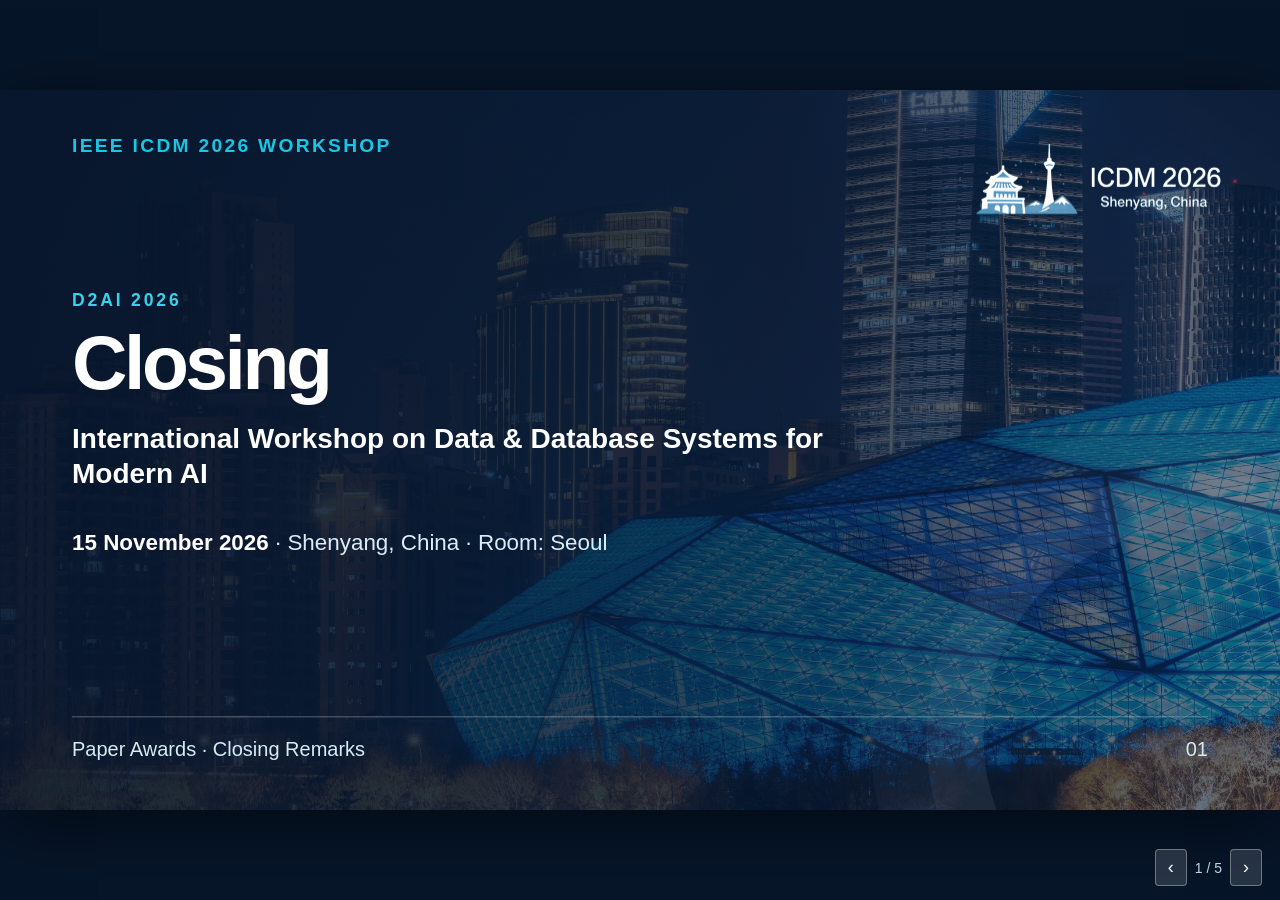
<file: closing.html>
<!doctype html>
<html lang="en">
<head>
<meta charset="utf-8">
<meta name="viewport" content="width=device-width,initial-scale=1">
<meta name="robots" content="noindex,nofollow">
<title>D2AI 2026 · Closing Slides</title>
<style>
:root{--navy:#0a1d39;--ink:#132c4a;--muted:#66788d;--cyan:#05b8d8;--paper:#f8fbfd;--line:#cbdde8}
*{box-sizing:border-box}html,body{margin:0;width:100%;height:100%;overflow:hidden;background:#061528;color:var(--ink);font-family:Inter,"Aptos","Helvetica Neue",Arial,sans-serif}
#stage{position:absolute;width:1600px;height:900px;left:50%;top:50%;transform:translate(-50%,-50%) scale(var(--scale,1));transform-origin:center;overflow:hidden;background:white;box-shadow:0 18px 80px #0008}
.slide{position:absolute;inset:0;display:none;overflow:hidden;background:var(--paper)}.slide.active{display:block}.slide::after{content:"";position:absolute;right:-150px;bottom:-170px;width:520px;height:520px;border:1px solid #2b87ae15;border-radius:50%;box-shadow:0 0 0 70px #2b87ae0a,0 0 0 140px #2b87ae08;pointer-events:none}.slide.dark{background:var(--navy);color:#fff}.slide.dark::after{border-color:#ffffff18;box-shadow:0 0 0 70px #ffffff0b,0 0 0 140px #ffffff07}
.photo-cover{position:absolute;inset:0;background:linear-gradient(90deg,#06162eea 0%,#071b36d8 46%,#0a1d3999 100%),url('closing-assets/shenyang.webp') center/cover}.cover-brand{position:absolute;top:55px;left:90px;color:#16c8e5;font-size:24px;letter-spacing:.12em;font-weight:800;z-index:2}.cover-icdm{position:absolute;right:70px;top:36px;width:320px;height:145px;object-fit:contain;z-index:2}.cover-title{position:absolute;left:90px;top:250px;width:1250px;z-index:2}.cover-title .kicker{color:#37d1ed}.cover-title h1{font-size:96px;line-height:1.02;letter-spacing:-.045em;margin:0}.cover-title .long{font-size:35px;line-height:1.23;margin-top:24px;font-weight:620;max-width:1050px}.cover-meta{font-size:28px;margin-top:50px;color:#d8edf7}.cover-meta strong{color:#fff}.cover-bottom{position:absolute;bottom:62px;left:90px;right:90px;border-top:1px solid #ffffff6b;padding-top:25px;color:#d5ecf4;font-size:25px;z-index:2;display:flex;justify-content:space-between}
.topline{position:absolute;left:82px;right:82px;top:52px;display:flex;align-items:center;justify-content:space-between;height:72px;z-index:2}.brand{font-weight:900;letter-spacing:.08em;color:var(--cyan);font-size:25px}.brand span{font-weight:500;color:var(--muted);letter-spacing:.04em}.logo-box{display:flex;align-items:center;justify-content:center;width:260px;height:88px;background:var(--navy);border-radius:4px}.icdm{width:244px;height:74px;object-fit:contain}.content{position:absolute;top:154px;left:82px;right:82px;bottom:100px;z-index:1}.kicker{color:#168db6;font-size:22px;font-weight:800;letter-spacing:.16em;text-transform:uppercase;margin:0 0 16px}h2{font-size:57px;line-height:1.1;letter-spacing:-.035em;font-weight:800;margin:0}.footer{position:absolute;bottom:38px;left:82px;right:82px;display:flex;justify-content:space-between;align-items:center;color:#8294a5;font-size:18px;letter-spacing:.02em;z-index:2}.dark .footer{color:#c0d5e1}
.award-grid{display:grid;grid-template-columns:575px 1fr;gap:64px;align-items:start;margin-top:35px}.award-copy{border-top:5px solid var(--cyan);padding-top:23px}.award-label{font-size:18px;font-weight:800;letter-spacing:.13em;color:#168db6;text-transform:uppercase}.paper-title{font-size:35px;line-height:1.22;font-weight:750;letter-spacing:-.02em;margin:16px 0 25px;color:var(--navy)}.award-people{font-size:24px;line-height:1.39;font-weight:650;color:#243d57}.affiliations{font-size:18px;line-height:1.4;color:#60768a;margin-top:20px}.certificate{display:block;width:100%;max-height:490px;object-fit:contain;background:#fff;border:1px solid #d4e2eb;box-shadow:15px 17px 0 #d9f0f7}.certificate-link{display:block;text-decoration:none}.certificate-caption{font-size:16px;color:#61798c;margin-top:12px;text-align:right}
.sponsor-intro{font-size:28px;color:#526a80;margin-top:20px}.sponsor-row{display:grid;grid-template-columns:repeat(3,1fr);gap:54px;margin-top:92px;align-items:center}.sponsor{height:260px;display:flex;align-items:center;justify-content:center;border-top:5px solid var(--cyan);border-bottom:1px solid var(--line);padding:35px}.sponsor img{display:block;width:100%;max-height:170px;object-fit:contain}.sponsor .vecton{max-height:128px}.sponsor .eigenflow{max-height:140px}.closing{position:absolute;top:260px;left:90px;max-width:1150px;z-index:2}.closing .kicker{color:#37d1ed}.closing h1{font-size:106px;line-height:1.03;letter-spacing:-.045em;margin:0}.closing p{font-size:36px;line-height:1.4;color:#d8eaf4;margin:36px 0 0}.closing .site{font-size:26px;margin-top:80px;color:#51d1e8}
.controls{position:fixed;right:18px;bottom:14px;z-index:99;color:#b9d7e5;font:14px Arial,sans-serif;display:flex;gap:8px;align-items:center}.controls button{background:#ffffff22;border:1px solid #ffffff55;border-radius:4px;color:#fff;padding:7px 12px;cursor:pointer;font-size:18px}
@media print{html,body{overflow:visible;background:#fff}#stage{position:static;transform:none!important;width:1600px;height:auto;box-shadow:none}.slide{position:relative;display:block!important;width:1600px;height:900px;page-break-after:always;break-after:page}.controls{display:none}@page{size:16in 9in;margin:0}}
</style>
</head>
<body>
<main id="stage" aria-label="D2AI closing slides">
<section class="slide dark active" aria-label="Closing title">
  <div class="photo-cover"></div><div class="cover-brand">IEEE ICDM 2026 WORKSHOP</div><img class="cover-icdm" src="closing-assets/icdm-2026-logo.png" alt="ICDM 2026 logo">
  <div class="cover-title"><p class="kicker">D2AI 2026</p><h1>Closing</h1><p class="long">International Workshop on Data &amp; Database Systems for Modern AI</p><p class="cover-meta"><strong>15 November 2026</strong> · Shenyang, China · Room: Seoul</p></div>
  <div class="cover-bottom"><span>Paper Awards · Closing Remarks</span><span>01</span></div>
</section>
<section class="slide" aria-label="Best Paper Award">
  <div class="topline"><div class="brand">D2AI <span>2026</span></div><span class="logo-box"><img class="icdm" src="closing-assets/icdm-2026-logo.png" alt="ICDM 2026"></span></div>
  <div class="content"><p class="kicker">Paper Awards</p><h2>Best Paper Award</h2><div class="award-grid"><div class="award-copy"><p class="award-label">Award-winning paper</p><p class="paper-title">ScaleDiag: Diagnosing the Limits of Test-Time Scaling in GUI Grounding</p><p class="award-people">Chen Liu¹, Zhen Fang¹, Xin Yu², Dadong Wang³, and Ling Chen¹</p><p class="affiliations">¹ University of Technology Sydney, Australia<br>² Adelaide University, Australia<br>³ CSIRO, Australia</p></div><div><a class="certificate-link" href="closing-assets/D2AI_2026_Best_Paper_Award.pdf" target="_blank" aria-label="Open original Best Paper Award certificate"><img class="certificate" src="closing-assets/best-paper-certificate.png" alt="Best Paper Award certificate with recipients and paper title"></a><p class="certificate-caption">Certificate of recognition · Open original PDF</p></div></div></div>
  <div class="footer"><span>D2AI 2026 · 15 November 2026</span><span>02</span></div>
</section>
<section class="slide" aria-label="Best Student Paper Award">
  <div class="topline"><div class="brand">D2AI <span>2026</span></div><span class="logo-box"><img class="icdm" src="closing-assets/icdm-2026-logo.png" alt="ICDM 2026"></span></div>
  <div class="content"><p class="kicker">Paper Awards</p><h2>Best Student Paper Award</h2><div class="award-grid"><div class="award-copy"><p class="award-label">Award-winning paper</p><p class="paper-title">The Oracle Is Not Free: Lifecycle-Aware Cost Modeling for Quantum Database Filtering</p><p class="award-people">Wenke Yang¹, Kongzhang Hao², Dong Wen¹, Xin Cao¹, and Serge Gaspers¹</p><p class="affiliations">¹ UNSW Sydney, Australia<br>² Google, Australia</p></div><div><a class="certificate-link" href="closing-assets/D2AI_2026_Best_Student_Paper_Award.pdf" target="_blank" aria-label="Open original Best Student Paper Award certificate"><img class="certificate" src="closing-assets/best-student-paper-certificate.png" alt="Best Student Paper Award certificate with recipients and paper title"></a><p class="certificate-caption">Certificate of recognition · Open original PDF</p></div></div></div>
  <div class="footer"><span>D2AI 2026 · 15 November 2026</span><span>03</span></div>
</section>
<section class="slide" aria-label="Sponsors">
  <div class="topline"><div class="brand">D2AI <span>2026</span></div><span class="logo-box"><img class="icdm" src="closing-assets/icdm-2026-logo.png" alt="ICDM 2026"></span></div>
  <div class="content"><p class="kicker">People and partners</p><h2>Sponsors</h2><p class="sponsor-intro">With thanks to our sponsors</p><div class="sponsor-row"><div class="sponsor"><img src="closing-assets/jiuxin-cropped.png" alt="9XIN Intelligence"></div><div class="sponsor"><img class="vecton" src="closing-assets/vecton.svg" alt="Vecton AI"></div><div class="sponsor"><img class="eigenflow" src="closing-assets/eigenflow.png" alt="EigenFlow"></div></div></div>
  <div class="footer"><span>D2AI 2026 · Closing</span><span>04</span></div>
</section>
<section class="slide dark" aria-label="Thank you">
  <div class="photo-cover"></div><img class="cover-icdm" src="closing-assets/icdm-2026-logo.png" alt="ICDM 2026 logo"><div class="closing"><p class="kicker">D2AI 2026</p><h1>Thank you!</h1><p>Thank you for joining us in Shenyang and online.</p><p class="site">d2ai-workshop.github.io</p></div><div class="cover-bottom"><span>Shenyang, China · 15 November 2026</span><span>05</span></div>
</section>
</main>
<div class="controls"><button id="prev" aria-label="Previous slide">‹</button><span id="count">1 / 5</span><button id="next" aria-label="Next slide">›</button></div>
<script>
const slides=[...document.querySelectorAll('.slide')];let index=0;
function fit(){document.documentElement.style.setProperty('--scale',Math.min(innerWidth/1600,innerHeight/900));}fit();addEventListener('resize',fit);
function show(n){index=Math.max(0,Math.min(slides.length-1,n));slides.forEach((s,i)=>s.classList.toggle('active',i===index));document.getElementById('count').textContent=`${index+1} / ${slides.length}`;location.hash=`slide-${index+1}`;}
document.getElementById('prev').onclick=()=>show(index-1);document.getElementById('next').onclick=()=>show(index+1);
addEventListener('keydown',e=>{if(['ArrowRight','PageDown',' '].includes(e.key)){e.preventDefault();show(index+1)}if(['ArrowLeft','PageUp'].includes(e.key)){e.preventDefault();show(index-1)}if(e.key==='Home')show(0);if(e.key==='End')show(slides.length-1)});
let sx=0;addEventListener('touchstart',e=>sx=e.touches[0].clientX,{passive:true});addEventListener('touchend',e=>{const dx=e.changedTouches[0].clientX-sx;if(Math.abs(dx)>50)show(index+(dx<0?1:-1))},{passive:true});
const hash=location.hash.match(/slide-(\d+)/);if(hash)show(Number(hash[1])-1);
</script>
</body>
</html>
</file>
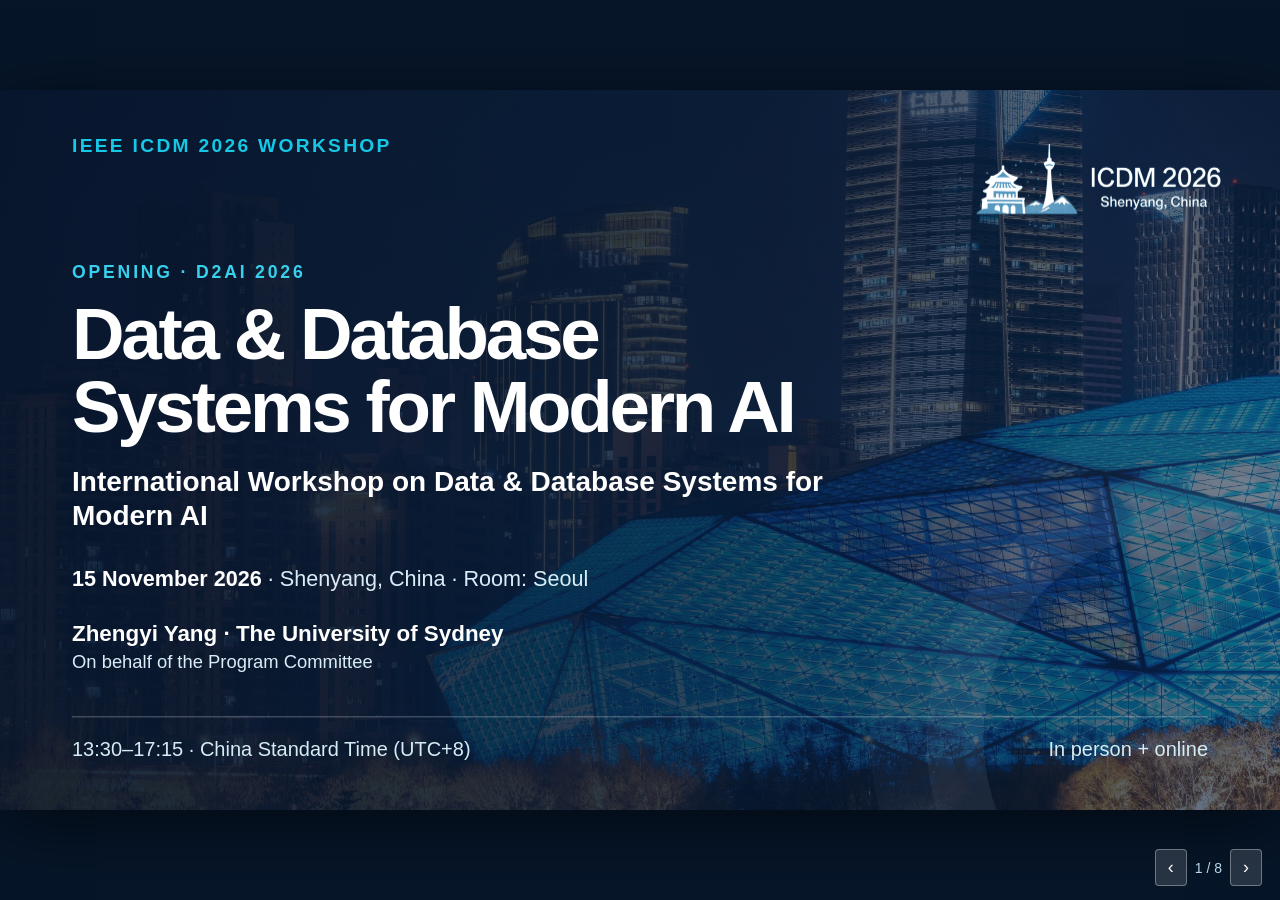
<file: opening.html>
<!doctype html>
<html lang="en">
<head>
  <meta charset="utf-8">
  <meta name="viewport" content="width=device-width,initial-scale=1">
<meta name="robots" content="noindex,nofollow">
  <title>D2AI 2026 · Opening Slides</title>
  <style>
    :root{--navy:#0a1d39;--ink:#132c4a;--muted:#66788d;--cyan:#05b8d8;--pale:#e9f6fb;--line:#cbdde8;--paper:#f8fbfd}
    *{box-sizing:border-box}html,body{margin:0;width:100%;height:100%;overflow:hidden;background:#061528;color:var(--ink);font-family:Inter,"Aptos","Helvetica Neue",Arial,sans-serif}
    #stage{position:absolute;width:1600px;height:900px;left:50%;top:50%;transform:translate(-50%,-50%) scale(var(--scale,1));transform-origin:center;overflow:hidden;background:white;box-shadow:0 18px 80px #0008}
    .slide{position:absolute;inset:0;display:none;overflow:hidden;background:var(--paper)}.slide.active{display:block}
    .slide::after{content:"";position:absolute;right:-150px;bottom:-170px;width:520px;height:520px;border:1px solid #2b87ae15;border-radius:50%;box-shadow:0 0 0 70px #2b87ae0a,0 0 0 140px #2b87ae08;pointer-events:none}
    .slide.dark{background:var(--navy);color:white}.slide.dark::after{border-color:#ffffff18;box-shadow:0 0 0 70px #ffffff0b,0 0 0 140px #ffffff07}
    .photo-cover{position:absolute;inset:0;background:linear-gradient(90deg,#06162eea 0%,#071b36d8 46%,#0a1d3999 100%),url('opening-assets/shenyang.webp') center/cover}
    .topline{position:absolute;left:82px;right:82px;top:52px;display:flex;align-items:center;justify-content:space-between;height:72px;z-index:2}
    .brand{font-weight:900;letter-spacing:.08em;color:var(--cyan);font-size:25px}.brand span{font-weight:500;color:var(--muted);letter-spacing:.04em}
    .dark .brand span{color:#b8d2e3}.logo-box{display:flex;align-items:center;justify-content:center;width:260px;height:88px;background:var(--navy);border-radius:4px}.icdm{width:244px;height:74px;object-fit:contain;object-position:center}
    .footer{position:absolute;bottom:38px;left:82px;right:82px;display:flex;justify-content:space-between;align-items:center;color:#8294a5;font-size:18px;letter-spacing:.02em;z-index:2}.dark .footer{color:#c0d5e1}
    .content{position:absolute;top:158px;left:82px;right:82px;bottom:100px;z-index:1}.kicker{color:#168db6;font-size:22px;font-weight:800;letter-spacing:.16em;text-transform:uppercase;margin:0 0 18px}.dark .kicker{color:#37d1ed}
    h1,h2,h3,p{margin:0}h1{font-size:81px;line-height:1.03;letter-spacing:-.045em;font-weight:850}h2{font-size:56px;line-height:1.1;letter-spacing:-.035em;font-weight:800}h3{font-size:29px;line-height:1.2;font-weight:750}.lead{font-size:31px;line-height:1.42;color:#3d586e}.dark .lead{color:#c7dce6}.rule{height:5px;width:126px;background:var(--cyan);margin:28px 0 34px}
    .cover-title{position:absolute;left:90px;top:215px;width:1260px;z-index:2}.cover-title h1{font-size:91px;line-height:1.01}.cover-title .long{font-size:35px;line-height:1.23;margin-top:24px;font-weight:620;max-width:1050px}.cover-meta{font-size:27px;margin-top:43px;color:#d8edf7}.cover-meta strong{color:white}.cover-presenter{margin-top:34px;color:#d8edf7;font-size:23px;line-height:1.35}.cover-presenter strong{display:block;color:white;font-size:28px;font-weight:740}.cover-brand{position:absolute;top:55px;left:90px;color:#16c8e5;font-size:24px;letter-spacing:.12em;font-weight:800;z-index:2}.cover-icdm{position:absolute;right:70px;top:36px;width:320px;height:145px;object-fit:contain;z-index:2}.cover-bottom{position:absolute;bottom:62px;left:90px;right:90px;border-top:1px solid #ffffff6b;padding-top:25px;color:#d5ecf4;font-size:25px;z-index:2;display:flex;justify-content:space-between}
    .split{display:grid;grid-template-columns:1fr 1fr;gap:90px;height:100%;align-items:start;padding-top:38px}.big-number{font-size:122px;font-weight:800;color:#0c82ad;line-height:1}
    .welcome-focus-top{display:grid;grid-template-columns:1.07fr .93fr;gap:76px;align-items:start;height:460px}.welcome-focus-top h2{font-size:53px}.intersection{margin-top:32px;padding:26px 30px;border-left:5px solid var(--cyan);background:linear-gradient(90deg,#e5f6fb 0%,#f4fafc 100%)}.intersection span{display:block;color:#137fab;font-size:18px;font-weight:800;letter-spacing:.14em}.intersection strong{display:block;margin-top:10px;color:var(--navy);font-size:48px;line-height:1.1;letter-spacing:-.03em;white-space:nowrap}.intersection strong b{color:#0baace;font-weight:700}.intersection p{margin-top:12px;color:#526a80;font-size:23px;line-height:1.2}.workshop-intro{margin-top:22px;color:#3d586e;font-size:22px;line-height:1.36}.welcome-focus-top .location-photo{height:290px}.vision{margin-top:32px;border-top:3px solid var(--cyan);padding-top:12px}.vision strong{display:block;color:#1688b5;font-size:17px;letter-spacing:.13em}.vision p{margin-top:8px;color:var(--ink);font-size:22px;line-height:1.32;font-weight:590}.focus-row{display:grid;grid-template-columns:repeat(3,1fr);gap:42px;margin-top:24px}.focus-row .pillar{padding-top:17px}.focus-row .pillar h3{font-size:27px;margin-bottom:9px}.focus-row .pillar p{font-size:21px;line-height:1.34}
    .location-photo{width:100%;height:430px;object-fit:cover;border-radius:4px;box-shadow:18px 18px 0 #d9f0f7}.small-note{font-size:20px;color:var(--muted);line-height:1.35}
    .three{display:grid;grid-template-columns:repeat(3,1fr);gap:50px;margin-top:80px}.pillar{border-top:4px solid var(--cyan);padding-top:26px}.pillar h3{font-size:34px;margin-bottom:16px}.pillar p{font-size:25px;line-height:1.44;color:#526a80}
    .stats-body{display:grid;grid-template-columns:515px 1fr;gap:72px;margin-top:18px}.stats-metrics{display:grid;grid-template-columns:1fr 1fr;gap:26px 28px}.stat{border-top:4px solid var(--cyan);padding-top:12px;min-height:140px}.stat strong{display:block;font-size:62px;line-height:1.05;color:var(--navy)}.stat span{display:block;margin-top:11px;font-size:21px;line-height:1.2;color:#526a80}.stats-note{margin-top:18px;font-size:17px;line-height:1.45;color:#66788d}.stats-note p+p{margin-top:7px}.country-title{font-size:25px;font-weight:750;color:var(--navy);line-height:1.2}.country-subtitle{font-size:17px;color:var(--muted);margin-top:5px;margin-bottom:13px}.country-row{display:grid;grid-template-columns:180px 1fr 27px;gap:12px;align-items:center;height:32px;font-size:17px;color:var(--ink)}.country-row .country-label{white-space:nowrap}.country-row .flag{display:inline-block;width:28px;margin-right:6px;font-size:19px;vertical-align:-1px}.country-row .bar-track{height:13px;background:#e1edf4;border-radius:10px;overflow:hidden}.country-row .bar{height:100%;background:#138cb8;border-radius:10px}.country-row b{font-size:17px;color:#1688b5;text-align:right}
    .agenda-columns{display:grid;grid-template-columns:1fr 1fr;gap:82px;margin-top:50px}.agenda-half{border-top:4px solid var(--cyan);padding-top:20px}.agenda-half h3{font-size:27px;color:#1688b5;letter-spacing:.03em;margin-bottom:12px}.agenda-row{display:grid;grid-template-columns:112px 1fr;gap:23px;padding:20px 0;min-height:95px;border-bottom:1px solid var(--line)}.agenda-row time{font-size:28px;color:#0d84ae;font-weight:800}.agenda-row strong{display:block;font-size:27px;line-height:1.18;font-weight:720}.agenda-row small{display:block;margin-top:6px;font-size:20px;line-height:1.24;color:#62778b}.agenda-row.end strong{color:#526a80;font-weight:600}
    .keynote-layout{display:grid;grid-template-columns:1fr 390px;gap:90px;align-items:center;height:100%;transform:translateY(-36px)}.speaker{width:360px;height:460px;object-fit:cover;object-position:center 30%;border-radius:4px;box-shadow:18px 18px 0 #d9f0f7}.talk-title{font-size:41px;line-height:1.22;font-weight:760;max-width:900px;margin-top:36px}.person{font-size:28px;color:#3d6d87;margin-top:30px}.body-copy{font-size:25px;color:#526a80;line-height:1.4;margin-top:24px;max-width:890px}
    .paper-list{margin-top:43px;display:grid;gap:0}.paper{display:grid;grid-template-columns:125px 1fr;gap:24px;padding:17px 0 17px;border-bottom:1px solid var(--line);align-items:start}.paper time{font-size:23px;color:#0d86b0;font-weight:800}.paper span{font-size:25px;line-height:1.27;font-weight:550}.paper-list.dense .paper{padding:14px 0}.paper-list.dense .paper span{font-size:23px}
    .dual-sessions{display:grid;grid-template-columns:1fr 1fr;gap:54px;margin-top:30px}.dual-session{border-top:4px solid var(--cyan);padding-top:16px}.dual-session h3{font-size:29px}.dual-session .topic{font-size:21px;color:var(--muted);margin-top:5px;margin-bottom:13px}.mini-paper{display:grid;grid-template-columns:76px 1fr;gap:15px;padding:10px 0;border-bottom:1px solid var(--line)}.mini-paper time{font-size:19px;font-weight:800;color:#0d86b0;padding-top:2px}.mini-paper time .mode{display:block;margin-top:5px;font-size:11px;line-height:1.15;letter-spacing:.055em;color:#0a7195;font-weight:800}.mini-paper span{font-size:20px;line-height:1.22;font-weight:530}.dual-session.second .mini-paper{padding:8px 0}.dual-session.second .mini-paper span{font-size:19px;line-height:1.2}
    .chair-groups{display:grid;grid-template-columns:3fr 2fr;gap:42px;margin-top:28px}.chair-group+.chair-group{border-left:1px solid var(--line);padding-left:38px}.chair-group h3{font-size:22px;color:#1688b5;font-weight:800;letter-spacing:.04em}.chair-group .people{display:grid;grid-template-columns:repeat(3,1fr);gap:20px;margin-top:20px}.chair-group.publicity .people{grid-template-columns:repeat(2,1fr)}.person-card img{width:108px;height:108px;object-fit:cover;border-radius:50%;margin-bottom:12px}.person-card small{display:block;color:#1688b5;font-size:16px;font-weight:750;letter-spacing:.02em;margin-bottom:7px}.person-card strong{display:block;font-size:23px;line-height:1.15}.person-card span{display:block;margin-top:7px;color:#6b7d8b;font-size:18px;line-height:1.23}
    .sponsor-strip{display:flex;gap:72px;align-items:center;justify-content:space-between;padding-top:28px;margin-top:20px;border-top:1px solid var(--line)}.sponsor-strip img{max-width:29%;max-height:90px;object-fit:contain}.sponsor-strip .jiuxin{width:390px;height:90px;object-fit:contain}.sponsor-strip .vecton{max-width:25%}
    .join{font-size:31px;line-height:1.6;margin-top:45px}.join strong{color:#137fab}.web{font-size:24px;color:#137fab;margin-top:48px}.placeholder{font-size:18px;color:#7f8e9a;border-top:1px solid #cadde8;padding-top:17px;margin-top:38px}
    .closing{position:absolute;top:232px;left:90px;max-width:1050px;z-index:2}.closing h1{font-size:100px}.closing p{font-size:36px;line-height:1.38;color:#d8eaf4;margin-top:43px}.closing .site{font-size:26px;margin-top:85px;color:#51d1e8}
    .controls{position:fixed;right:18px;bottom:14px;z-index:99;color:#b9d7e5;font:14px Arial,sans-serif;display:flex;gap:8px;align-items:center}.controls button{background:#ffffff22;border:1px solid #ffffff55;border-radius:4px;color:white;padding:7px 12px;cursor:pointer;font-size:18px}
    @media print{html,body{overflow:visible;background:white}#stage{position:static;transform:none!important;width:1600px;height:auto;box-shadow:none}.slide{position:relative;display:block!important;width:1600px;height:900px;page-break-after:always;break-after:page}.controls{display:none}@page{size:16in 9in;margin:0}}
  </style>
</head>
<body>
<main id="stage" aria-label="D2AI opening slides">
  <section class="slide dark active" aria-label="Title slide">
    <div class="photo-cover"></div><div class="cover-brand">IEEE ICDM 2026 WORKSHOP</div><img class="cover-icdm" src="opening-assets/icdm-2026-logo.png" alt="Official ICDM 2026 logo">
    <div class="cover-title"><p class="kicker">Opening · D2AI 2026</p><h1>Data &amp; Database<br>Systems for Modern AI</h1><p class="long">International Workshop on Data &amp; Database Systems for Modern AI</p><p class="cover-meta"><strong>15 November 2026</strong> · Shenyang, China · Room: Seoul</p><p class="cover-presenter"><strong>Zhengyi Yang · The University of Sydney</strong>On behalf of the Program Committee</p></div>
    <div class="cover-bottom"><span>13:30–17:15 · China Standard Time (UTC+8)</span><span>In person + online</span></div>
  </section>
  <section class="slide" aria-label="Welcome and workshop focus">
    <div class="topline"><div class="brand">D2AI <span>2026</span></div><span class="logo-box"><img class="icdm" src="opening-assets/icdm-2026-logo.png" alt="ICDM 2026"></span></div>
    <div class="content"><div class="welcome-focus-top"><div><p class="kicker">Welcome</p><h2>Welcome to D2AI 2026</h2><div class="intersection"><span>THE AI ERA</span><strong>Data Systems <b>×</b> AI</strong><p>Where data systems and AI meet.</p></div><p class="workshop-intro">D2AI brings together researchers in databases, machine learning systems and AI infrastructure to explore data management for AI-native workloads.</p></div><div><img class="location-photo" src="opening-assets/shenyang.webp" alt="Shenyang city skyline"><div class="vision"><strong>VISION</strong><p>Scalable, efficient and trustworthy data infrastructure for modern AI.</p></div></div></div><div class="focus-row"><div class="pillar"><h3>Database systems</h3><p>Query processing and new workloads for AI.</p></div><div class="pillar"><h3>AI systems</h3><p>Retrieval and infrastructure for language models and agents.</p></div><div class="pillar"><h3>Trustworthy data</h3><p>Provenance and dependable reference data.</p></div></div></div>
    <div class="footer"><span>D2AI 2026 · Opening</span><span>02</span></div>
  </section>
  <section class="slide" aria-label="Submissions statistics">
    <div class="topline"><div class="brand">D2AI <span>2026</span></div><span class="logo-box"><img class="icdm" src="opening-assets/icdm-2026-logo.png" alt="ICDM 2026"></span></div>
    <div class="content"><p class="kicker">Program Committee Report</p><h2>Submissions Statistics</h2><div class="rule"></div><div class="stats-body"><div><div class="stats-metrics"><div class="stat"><strong>25</strong><span>Papers submitted</span></div><div class="stat"><strong>9</strong><span>Accepted papers</span></div><div class="stat"><strong>36.0%</strong><span>Acceptance rate</span></div><div class="stat"><strong>84</strong><span>Distinct authors</span></div></div><div class="stats-note"><p><strong>Direct submissions:</strong> 19 received, 8 accepted.</p><p><strong>Main-conference transfers:</strong> 6 considered, 1 accepted.</p><p>Overall: 9 / 25 accepted (36.0%). Author names deduplicated by exact spelling.</p></div></div><div><p class="country-title">10 countries / regions</p><p class="country-subtitle">Papers by contact author's country / region</p><div class="country-row"><span class="country-label"><span class="flag" aria-hidden="true">🇨🇳</span>China</span><span class="bar-track"><span class="bar" style="display:block;width:100%"></span></span><b>8</b></div><div class="country-row"><span class="country-label"><span class="flag" aria-hidden="true">🇦🇺</span>Australia</span><span class="bar-track"><span class="bar" style="display:block;width:75%"></span></span><b>6</b></div><div class="country-row"><span class="country-label"><span class="flag" aria-hidden="true">🇮🇳</span>India</span><span class="bar-track"><span class="bar" style="display:block;width:25%"></span></span><b>2</b></div><div class="country-row"><span class="country-label"><span class="flag" aria-hidden="true">🇵🇱</span>Poland</span><span class="bar-track"><span class="bar" style="display:block;width:25%"></span></span><b>2</b></div><div class="country-row"><span class="country-label"><span class="flag" aria-hidden="true">🇺🇸</span>United States</span><span class="bar-track"><span class="bar" style="display:block;width:25%"></span></span><b>2</b></div><div class="country-row"><span class="country-label"><span class="flag" aria-hidden="true">🇨🇦</span>Canada</span><span class="bar-track"><span class="bar" style="display:block;width:12.5%"></span></span><b>1</b></div><div class="country-row"><span class="country-label"><span class="flag" aria-hidden="true">🇸🇬</span>Singapore</span><span class="bar-track"><span class="bar" style="display:block;width:12.5%"></span></span><b>1</b></div><div class="country-row"><span class="country-label"><span class="flag" aria-hidden="true">🇩🇪</span>Germany</span><span class="bar-track"><span class="bar" style="display:block;width:12.5%"></span></span><b>1</b></div><div class="country-row"><span class="country-label"><span class="flag" aria-hidden="true">🇷🇺</span>Russia</span><span class="bar-track"><span class="bar" style="display:block;width:12.5%"></span></span><b>1</b></div><div class="country-row"><span class="country-label"><span class="flag" aria-hidden="true">🇲🇴</span>Macau</span><span class="bar-track"><span class="bar" style="display:block;width:12.5%"></span></span><b>1</b></div></div></div></div>
    <div class="footer"><span></span><span>03</span></div>
  </section>
  <section class="slide" aria-label="Program at a glance">
    <div class="topline"><div class="brand">D2AI <span>2026</span></div><span class="logo-box"><img class="icdm" src="opening-assets/icdm-2026-logo.png" alt="ICDM 2026"></span></div>
    <div class="content"><p class="kicker">Today's program</p><h2>Program at a glance</h2><div class="agenda-columns"><div class="agenda-half"><h3>Before the break</h3><div class="agenda-row"><time>13:30</time><div><strong>Opening Remarks</strong><small>15 minutes</small></div></div><div class="agenda-row"><time>13:45</time><div><strong>Keynote</strong><small>Prof. Yanfeng Zhang · YiGraph</small></div></div><div class="agenda-row"><time>14:30</time><div><strong>Paper Presentations · Session 1</strong><small>Database Systems and Industrial Applications</small></div></div><div class="agenda-row"><time>15:30</time><div><strong>Coffee Break</strong><small>20 minutes</small></div></div></div><div class="agenda-half"><h3>After the break</h3><div class="agenda-row"><time>15:50</time><div><strong>Paper Presentations · Session 2</strong><small>AI Systems and Trustworthy Data</small></div></div><div class="agenda-row"><time>17:05</time><div><strong>Paper Award Announcement</strong><small>5 minutes</small></div></div><div class="agenda-row"><time>17:10</time><div><strong>Closing Remarks</strong><small>5 minutes</small></div></div><div class="agenda-row end"><time>17:15</time><div><strong>End of workshop</strong></div></div></div></div></div>
    <div class="footer"><span>All times China Standard Time (UTC+8)</span><span>04</span></div>
  </section>
  <section class="slide" aria-label="Paper presentations, Sessions 1 and 2">
    <div class="topline"><div class="brand">D2AI <span>2026</span></div><span class="logo-box"><img class="icdm" src="opening-assets/icdm-2026-logo.png" alt="ICDM 2026"></span></div>
    <div class="content"><p class="kicker">14:30–17:05 · Paper presentations</p><h2>Two sessions · Nine papers</h2>
      <div class="dual-sessions">
        <div class="dual-session"><h3>Session 1 <span style="color:#168db6;font-weight:600">· 14:30–15:30</span></h3><p class="topic">Database Systems and Industrial Applications</p>
          <div class="mini-paper"><time>14:30</time><span>The Oracle Is Not Free: Lifecycle-Aware Cost Modeling for Quantum Database Filtering</span></div>
          <div class="mini-paper"><time>14:45</time><span>DRTC-GPFC: Constraint-Aware Text-to-SQL for Enterprise Database Agents</span></div>
          <div class="mini-paper"><time>15:00<small class="mode">REMOTE</small></time><span>ERP Event Logs: A Canonical Form for KPI Time-Series Extraction and Characterization</span></div>
          <div class="mini-paper"><time>15:15</time><span>A Provenance-Aware Workload for Representation Stability in AI Data Systems</span></div>
        </div>
        <div class="dual-session second"><h3>Session 2 <span style="color:#168db6;font-weight:600">· 15:50–17:05</span></h3><p class="topic">AI Systems and Trustworthy Data</p>
          <div class="mini-paper"><time>15:50<small class="mode">REMOTE</small></time><span>ScaleDiag: Diagnosing the Limits of Test-Time Scaling in GUI Grounding</span></div>
          <div class="mini-paper"><time>16:05</time><span>Mining Attention Dynamics: Auditing KV-Saliency Prediction in LLMs</span></div>
          <div class="mini-paper"><time>16:20<small class="mode">REMOTE</small></time><span>LiteSemRAG: Lightweight Semantic-Aware Graph Retrieval for Robust RAG</span></div>
          <div class="mini-paper"><time>16:35</time><span>Identity Is Not a Key: VesselGraph-R for Provenance-Aware Granular Entity Resolution in AIS Streams</span></div>
          <div class="mini-paper"><time>16:50</time><span>A Blind, Freeze-and-Gate Data Protocol for Trustworthy Reference Assignment in Near-Skin Assessment: A Dual-Simulation Benchmark</span></div>
        </div>
      </div>
    </div>
    <div class="footer"><span>15:30–15:50 Coffee Break · 17:05 Paper Award Announcement · 17:10 Closing Remarks</span><span>05</span></div>
  </section>
  <section class="slide" aria-label="Keynote speaker">
    <div class="topline"><div class="brand">D2AI <span>2026</span></div><span class="logo-box"><img class="icdm" src="opening-assets/icdm-2026-logo.png" alt="ICDM 2026"></span></div>
    <div class="content keynote-layout"><div><p class="kicker">13:45–14:30 · Keynote</p><h2>Prof. Yanfeng Zhang</h2><p class="person">Northeastern University, China</p><div class="rule"></div><p class="talk-title">YiGraph: Enabling Autonomous Graph Data Analysis with Algorithm-centric Agentic Workflow Construction</p><p class="body-copy">From natural-language questions to graph-analysis reports.</p></div><img class="speaker" src="opening-assets/keynote.jpeg" alt="Prof. Yanfeng Zhang"></div>
    <div class="footer"><span>Keynote · 40-minute talk + 5-minute Q&amp;A</span><span>06</span></div>
  </section>
  <section class="slide" aria-label="Organizers and sponsors">
    <div class="topline"><div class="brand">D2AI <span>2026</span></div><span class="logo-box"><img class="icdm" src="opening-assets/icdm-2026-logo.png" alt="ICDM 2026"></span></div>
    <div class="content"><p class="kicker">People and partners</p><h2>Workshop Chairs</h2><div class="chair-groups"><div class="chair-group"><h3>Program Committee Chairs</h3><div class="people"><div class="person-card"><img src="opening-assets/zhengyi.jpg" alt="Zhengyi Yang"><strong>Zhengyi Yang</strong><span>The University of Sydney</span></div><div class="person-card"><img src="opening-assets/guanfeng.webp" alt="Guanfeng Liu"><strong>Guanfeng Liu</strong><span>Macquarie University</span></div><div class="person-card"><img src="opening-assets/qingqiang.jpg" alt="Qingqiang Sun"><strong>Qingqiang Sun</strong><span>Great Bay University</span></div></div></div><div class="chair-group publicity"><h3>Publicity Chairs</h3><div class="people"><div class="person-card"><img src="opening-assets/michael-ruisi-yu.png" alt="Michael Ruisi Yu"><strong>Michael Ruisi Yu</strong><span>The Chinese University of Hong Kong</span></div><div class="person-card"><img src="opening-assets/zihan-yang.jpeg" alt="Zihan Yang"><strong>Zihan Yang</strong><span>Chang'an University</span></div></div></div></div><p class="kicker" style="margin-top:42px">Sponsors</p><div class="sponsor-strip"><img class="jiuxin" src="opening-assets/jiuxin-cropped.png" alt="9XIN Intelligence"><img class="vecton" src="opening-assets/vecton.svg" alt="Vecton AI"><img src="opening-assets/eigenflow.png" alt="EigenFlow"></div></div>
    <div class="footer"><span>With thanks to the workshop organizers and sponsors</span><span>07</span></div>
  </section>
  <section class="slide dark" aria-label="Opening remarks transition">
    <div class="photo-cover"></div><img class="cover-icdm" src="opening-assets/icdm-2026-logo.png" alt="ICDM 2026 logo"><div class="closing"><p class="kicker">Up next</p><h1>Keynote</h1><p>Prof. Yanfeng Zhang · 13:45–14:30</p><p class="site">d2ai-workshop.github.io</p></div><div class="cover-bottom"><span>Shenyang, China · 15 November 2026</span><span>08</span></div>
  </section>
</main>
<div class="controls"><button id="prev" aria-label="Previous slide">‹</button><span id="count">1 / 8</span><button id="next" aria-label="Next slide">›</button></div>
<script>
  const slides=[...document.querySelectorAll('.slide')];let index=0;
  function fit(){document.documentElement.style.setProperty('--scale',Math.min(innerWidth/1600,innerHeight/900));}fit();addEventListener('resize',fit);
  function show(n){index=Math.max(0,Math.min(slides.length-1,n));slides.forEach((s,i)=>s.classList.toggle('active',i===index));document.getElementById('count').textContent=`${index+1} / ${slides.length}`;location.hash=`slide-${index+1}`;}
  document.getElementById('prev').onclick=()=>show(index-1);document.getElementById('next').onclick=()=>show(index+1);
  addEventListener('keydown',e=>{if(['ArrowRight','PageDown',' '].includes(e.key)){e.preventDefault();show(index+1)}if(['ArrowLeft','PageUp'].includes(e.key)){e.preventDefault();show(index-1)}if(e.key==='Home')show(0);if(e.key==='End')show(slides.length-1)});
  let sx=0;addEventListener('touchstart',e=>sx=e.touches[0].clientX,{passive:true});addEventListener('touchend',e=>{const dx=e.changedTouches[0].clientX-sx;if(Math.abs(dx)>50)show(index+(dx<0?1:-1))},{passive:true});
  const hash=location.hash.match(/slide-(\d+)/);if(hash)show(Number(hash[1])-1);
</script>
</body>
</html>
</file>
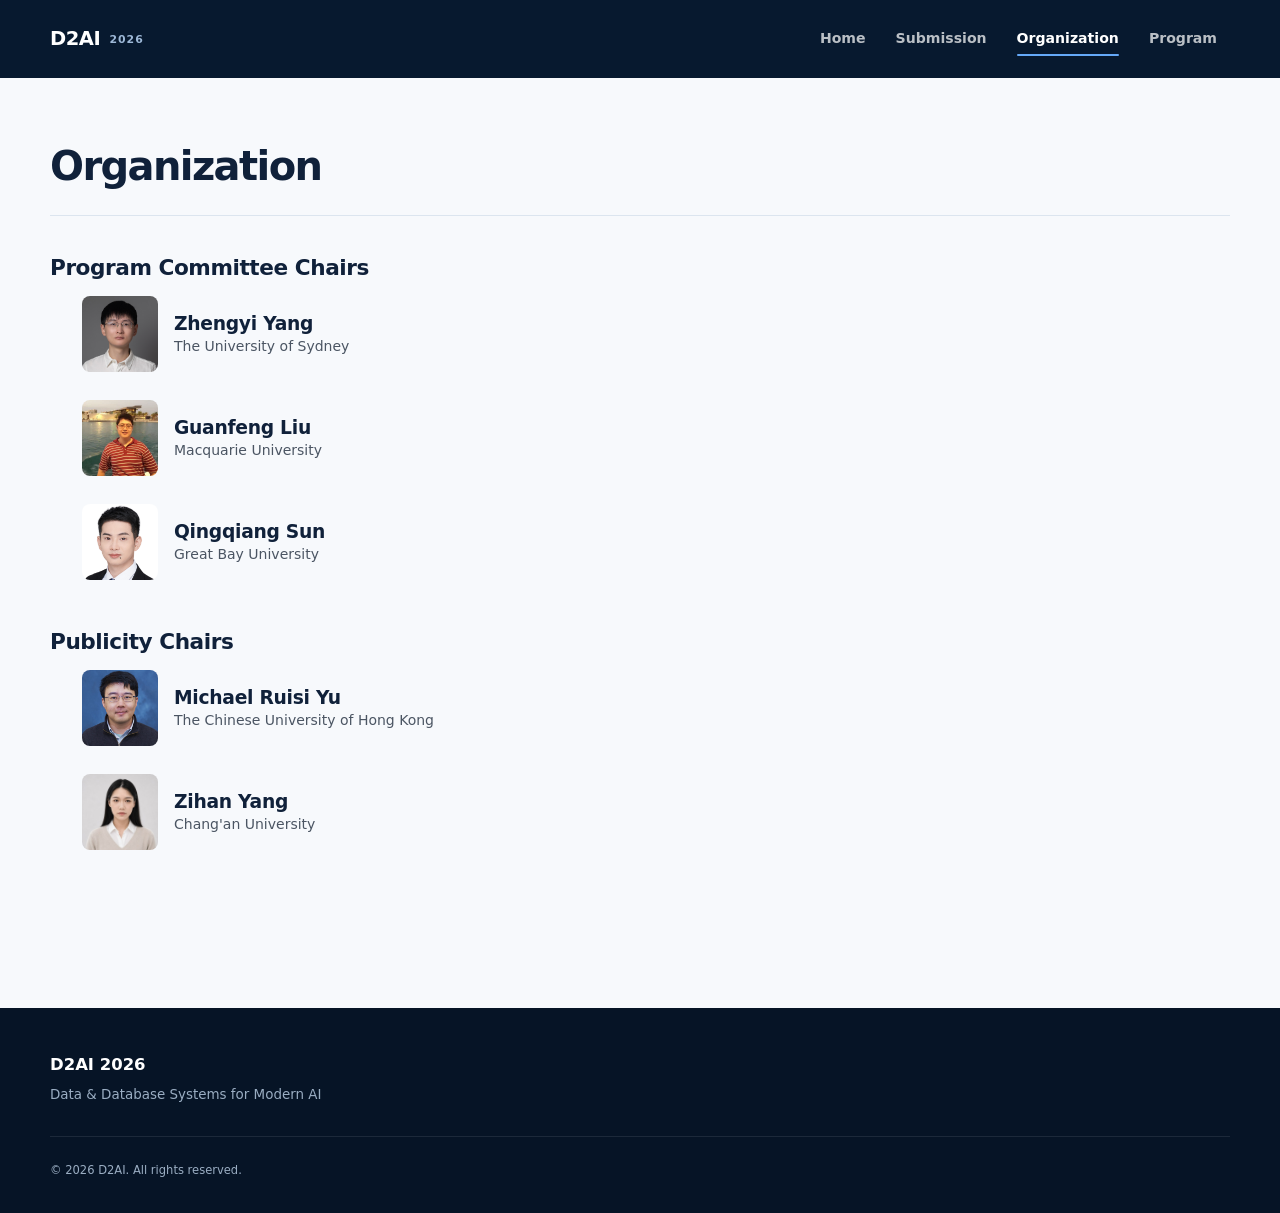
<file: organization.html>
<!DOCTYPE html><html lang="en"><head><meta charSet="utf-8"/><meta name="viewport" content="width=device-width, initial-scale=1"/><link rel="stylesheet" href="/_next/static/chunks/0siwo0i18i5g6.css" data-precedence="next"/><link rel="preload" as="script" fetchPriority="low" href="/_next/static/chunks/05tsy9pxtuyv0.js"/><script src="/_next/static/chunks/02i7dfk78~t~2.js" async=""></script><script src="/_next/static/chunks/10~x95jhs6ns3.js" async=""></script><script src="/_next/static/chunks/0s~43s~vyc_h-.js" async=""></script><script src="/_next/static/chunks/turbopack-0p68k9cxtdk4o.js" async=""></script><script src="/_next/static/chunks/10e6~0tme4cub.js" async=""></script><script src="/_next/static/chunks/0d3shmwh5_nmn.js" async=""></script><script src="/_next/static/chunks/00sx_la-k-x90.js" async=""></script><title>D2AI 2026</title><meta name="description" content="D2AI 2026 at IEEE ICDM 2026: a hybrid workshop on Sunday, November 15, 2026, 13:30–17:15, Seoul Room, Shenyang, China. International Workshop on Data &amp; Database Systems for Modern AI."/><meta name="creator" content="D2AI 2026 Committee"/><meta name="robots" content="index, follow"/><meta name="google-site-verification" content="azsVZ6Sj6aNUtVX1HDO4OtCznI6a8uc2q9I49EydNMc"/><meta property="og:title" content="D2AI 2026"/><meta property="og:description" content="D2AI 2026 at IEEE ICDM 2026: a hybrid workshop on Sunday, November 15, 2026, 13:30–17:15, Seoul Room, Shenyang, China. International Workshop on Data &amp; Database Systems for Modern AI."/><meta property="og:url" content="https://d2ai-workshop.github.io"/><meta property="og:site_name" content="D2AI 2026"/><meta property="og:type" content="website"/><meta name="twitter:card" content="summary"/><meta name="twitter:title" content="D2AI 2026"/><meta name="twitter:description" content="D2AI 2026 at IEEE ICDM 2026: a hybrid workshop on Sunday, November 15, 2026, 13:30–17:15, Seoul Room, Shenyang, China. International Workshop on Data &amp; Database Systems for Modern AI."/><link rel="icon" href="/favicon.ico?favicon.12hgmcrp~a_d-.ico" sizes="128x128" type="image/x-icon"/><script src="/_next/static/chunks/03~yq9q893hmn.js" noModule=""></script></head><body class="min-h-screen flex flex-col"><div hidden=""><!--$--><!--/$--></div><header class="inner-header"><div class="site-shell inner-header-content"><a class="brand" aria-label="D2AI 2026 home" href="/"><span class="brand-name">D2AI <small>2026</small></span></a><nav class="nav" aria-label="Primary navigation"><ul class="nav-links"><li><a class="" href="/">Home</a></li><li><a class="" href="/submission">Submission</a></li><li><a class="active" href="/organization">Organization</a></li><li><a class="" href="/program">Program</a></li></ul><button class="menu-button" type="button" aria-label="Open navigation menu" aria-expanded="false"><svg xmlns="http://www.w3.org/2000/svg" width="24" height="24" viewBox="0 0 24 24" fill="none" stroke="currentColor" stroke-width="2" stroke-linecap="round" stroke-linejoin="round" class="lucide lucide-menu" aria-hidden="true"><path d="M4 12h16"></path><path d="M4 18h16"></path><path d="M4 6h16"></path></svg></button></nav></div></header><main class="inner-main site-shell"><div class="w-full"><h2>Organization</h2><article class="pb-5"><div class="mt-6 mb-12"><h3 class="font-bold text-xl text-gray-600 mb-6">Program Committee Chairs</h3><ul class="flex gap-x-12 gap-y-7 mx-6 flex-wrap"><li class="flex w-[22em] sm:w-[27em]"><a class="person-photo rounded-lg overflow-hidden mr-4 min-w-[76px] min-h-[76px] w-[76px] h-[76px] bg-gray-200" href="http://www.zhengyi.one" target="_blank" rel="noreferrer"><img alt="Zhengyi Yang at The University of Sydney" loading="lazy" width="300" height="300" decoding="async" data-nimg="1" class="w-[76px] h-[76px] object-cover" style="color:transparent" src="/images/committee/zhengyiyang.jpg"/></a><div class="flex flex-col justify-center"><a class="person-name person-link" href="http://www.zhengyi.one" target="_blank" rel="noreferrer">Zhengyi Yang</a><span class="text-gray-600 text-sm">The University of Sydney</span></div></li><li class="flex w-[22em] sm:w-[27em]"><a class="person-photo rounded-lg overflow-hidden mr-4 min-w-[76px] min-h-[76px] w-[76px] h-[76px] bg-gray-200" href="https://guanfeng-liu.github.io/gfliu/" target="_blank" rel="noreferrer"><img alt="Guanfeng Liu at Macquarie University" loading="lazy" width="300" height="300" decoding="async" data-nimg="1" class="w-[76px] h-[76px] object-cover" style="color:transparent" src="/images/committee/guanfengliu.webp"/></a><div class="flex flex-col justify-center"><a class="person-name person-link" href="https://guanfeng-liu.github.io/gfliu/" target="_blank" rel="noreferrer">Guanfeng Liu</a><span class="text-gray-600 text-sm">Macquarie University</span></div></li><li class="flex w-[22em] sm:w-[27em]"><a class="person-photo rounded-lg overflow-hidden mr-4 min-w-[76px] min-h-[76px] w-[76px] h-[76px] bg-gray-200" href="https://www.gbu.edu.cn/sz_details_g7yU_93/803.html" target="_blank" rel="noreferrer"><img alt="Qingqiang Sun at Great Bay University" loading="lazy" width="300" height="300" decoding="async" data-nimg="1" class="w-[76px] h-[76px] object-cover" style="color:transparent" src="/images/committee/qingqiangsun.jpg"/></a><div class="flex flex-col justify-center"><a class="person-name person-link" href="https://www.gbu.edu.cn/sz_details_g7yU_93/803.html" target="_blank" rel="noreferrer">Qingqiang Sun</a><span class="text-gray-600 text-sm">Great Bay University</span></div></li></ul></div><div class="mt-6 mb-12"><h3 class="font-bold text-xl text-gray-600 mb-6">Publicity Chairs</h3><ul class="flex gap-x-12 gap-y-7 mx-6 flex-wrap"><li class="flex w-[22em] sm:w-[27em]"><a class="person-photo rounded-lg overflow-hidden mr-4 min-w-[76px] min-h-[76px] w-[76px] h-[76px] bg-gray-200" href="https://www.cse.cuhk.edu.hk/people/faculty/michael-ruisi-yu/" target="_blank" rel="noreferrer"><img alt="Michael Ruisi Yu at The Chinese University of Hong Kong" loading="lazy" width="300" height="300" decoding="async" data-nimg="1" class="w-[76px] h-[76px] object-cover" style="color:transparent" src="/images/committee/michael_ruisi_yu.png"/></a><div class="flex flex-col justify-center"><a class="person-name person-link" href="https://www.cse.cuhk.edu.hk/people/faculty/michael-ruisi-yu/" target="_blank" rel="noreferrer">Michael Ruisi Yu</a><span class="text-gray-600 text-sm">The Chinese University of Hong Kong</span></div></li><li class="flex w-[22em] sm:w-[27em]"><div class="rounded-lg overflow-hidden mr-4 min-w-[76px] min-h-[76px] w-[76px] h-[76px] bg-gray-200"><img alt="Zihan Yang at Chang&#x27;an University" loading="lazy" width="300" height="300" decoding="async" data-nimg="1" class="w-[76px] h-[76px] object-cover" style="color:transparent" src="/images/committee/zihan_yang.jpeg"/></div><div class="flex flex-col justify-center"><span class="person-name">Zihan Yang</span><span class="text-gray-600 text-sm">Chang&#x27;an University</span></div></li></ul></div></article></div></main><!--$--><!--/$--><footer class="footer"><div class="site-shell footer-content"><div><span class="footer-brand">D2AI 2026</span><p>Data &amp; Database Systems for Modern AI</p></div><small>© 2026 D2AI. All rights reserved.</small></div></footer><script src="/_next/static/chunks/05tsy9pxtuyv0.js" id="_R_" async=""></script><script>(self.__next_f=self.__next_f||[]).push([0])</script><script>self.__next_f.push([1,"1:\"$Sreact.fragment\"\n2:I[39756,[\"/_next/static/chunks/10e6~0tme4cub.js\",\"/_next/static/chunks/0d3shmwh5_nmn.js\"],\"default\"]\n3:I[37457,[\"/_next/static/chunks/10e6~0tme4cub.js\",\"/_next/static/chunks/0d3shmwh5_nmn.js\"],\"default\"]\n4:I[64543,[\"/_next/static/chunks/10e6~0tme4cub.js\",\"/_next/static/chunks/0d3shmwh5_nmn.js\"],\"default\"]\n5:I[22016,[\"/_next/static/chunks/10e6~0tme4cub.js\",\"/_next/static/chunks/0d3shmwh5_nmn.js\",\"/_next/static/chunks/00sx_la-k-x90.js\"],\"\"]\n6:I[45109,[\"/_next/static/chunks/10e6~0tme4cub.js\",\"/_next/static/chunks/0d3shmwh5_nmn.js\",\"/_next/static/chunks/00sx_la-k-x90.js\"],\"default\"]\n7:I[5500,[\"/_next/static/chunks/10e6~0tme4cub.js\",\"/_next/static/chunks/0d3shmwh5_nmn.js\",\"/_next/static/chunks/00sx_la-k-x90.js\"],\"Image\"]\nf:I[68027,[\"/_next/static/chunks/10e6~0tme4cub.js\",\"/_next/static/chunks/0d3shmwh5_nmn.js\"],\"default\",1]\n:HL[\"/_next/static/chunks/0siwo0i18i5g6.css\",\"style\"]\n"])</script><script>self.__next_f.push([1,"0:{\"P\":null,\"c\":[\"\",\"organization\"],\"q\":\"\",\"i\":false,\"f\":[[[\"\",{\"children\":[\"organization\",{\"children\":[\"__PAGE__\",{}]}]},\"$undefined\",\"$undefined\",16],[[\"$\",\"$1\",\"c\",{\"children\":[[[\"$\",\"link\",\"0\",{\"rel\":\"stylesheet\",\"href\":\"/_next/static/chunks/0siwo0i18i5g6.css\",\"precedence\":\"next\",\"crossOrigin\":\"$undefined\",\"nonce\":\"$undefined\"}],[\"$\",\"script\",\"script-0\",{\"src\":\"/_next/static/chunks/10e6~0tme4cub.js\",\"async\":true,\"nonce\":\"$undefined\"}],[\"$\",\"script\",\"script-1\",{\"src\":\"/_next/static/chunks/0d3shmwh5_nmn.js\",\"async\":true,\"nonce\":\"$undefined\"}]],[\"$\",\"html\",null,{\"lang\":\"en\",\"children\":[\"$\",\"body\",null,{\"className\":\"min-h-screen flex flex-col\",\"children\":[[\"$\",\"$L2\",null,{\"parallelRouterKey\":\"children\",\"error\":\"$undefined\",\"errorStyles\":\"$undefined\",\"errorScripts\":\"$undefined\",\"template\":[\"$\",\"$L3\",null,{}],\"templateStyles\":\"$undefined\",\"templateScripts\":\"$undefined\",\"notFound\":[[[\"$\",\"title\",null,{\"children\":\"404: This page could not be found.\"}],[\"$\",\"div\",null,{\"style\":{\"fontFamily\":\"system-ui,\\\"Segoe UI\\\",Roboto,Helvetica,Arial,sans-serif,\\\"Apple Color Emoji\\\",\\\"Segoe UI Emoji\\\"\",\"height\":\"100vh\",\"textAlign\":\"center\",\"display\":\"flex\",\"flexDirection\":\"column\",\"alignItems\":\"center\",\"justifyContent\":\"center\"},\"children\":[\"$\",\"div\",null,{\"children\":[[\"$\",\"style\",null,{\"dangerouslySetInnerHTML\":{\"__html\":\"body{color:#000;background:#fff;margin:0}.next-error-h1{border-right:1px solid rgba(0,0,0,.3)}@media (prefers-color-scheme:dark){body{color:#fff;background:#000}.next-error-h1{border-right:1px solid rgba(255,255,255,.3)}}\"}}],[\"$\",\"h1\",null,{\"className\":\"next-error-h1\",\"style\":{\"display\":\"inline-block\",\"margin\":\"0 20px 0 0\",\"padding\":\"0 23px 0 0\",\"fontSize\":24,\"fontWeight\":500,\"verticalAlign\":\"top\",\"lineHeight\":\"49px\"},\"children\":404}],[\"$\",\"div\",null,{\"style\":{\"display\":\"inline-block\"},\"children\":[\"$\",\"h2\",null,{\"style\":{\"fontSize\":14,\"fontWeight\":400,\"lineHeight\":\"49px\",\"margin\":0},\"children\":\"This page could not be found.\"}]}]]}]}]],[]],\"forbidden\":\"$undefined\",\"unauthorized\":\"$undefined\"}],[\"$\",\"$L4\",null,{}]]}]}]]}],{\"children\":[[\"$\",\"$1\",\"c\",{\"children\":[null,[\"$\",\"$L2\",null,{\"parallelRouterKey\":\"children\",\"error\":\"$undefined\",\"errorStyles\":\"$undefined\",\"errorScripts\":\"$undefined\",\"template\":[\"$\",\"$L3\",null,{}],\"templateStyles\":\"$undefined\",\"templateScripts\":\"$undefined\",\"notFound\":\"$undefined\",\"forbidden\":\"$undefined\",\"unauthorized\":\"$undefined\"}]]}],{\"children\":[[\"$\",\"$1\",\"c\",{\"children\":[[[\"$\",\"header\",null,{\"className\":\"inner-header\",\"children\":[\"$\",\"div\",null,{\"className\":\"site-shell inner-header-content\",\"children\":[[\"$\",\"$L5\",null,{\"className\":\"brand\",\"href\":\"/\",\"aria-label\":\"D2AI 2026 home\",\"children\":[\"$\",\"span\",null,{\"className\":\"brand-name\",\"children\":[\"D2AI \",[\"$\",\"small\",null,{\"children\":\"2026\"}]]}]}],[\"$\",\"$L6\",null,{}]]}]}],[\"$\",\"main\",null,{\"className\":\"inner-main site-shell\",\"children\":[\"$\",\"div\",null,{\"className\":\"w-full\",\"children\":[[\"$\",\"h2\",null,{\"children\":\"Organization\"}],[\"$\",\"article\",null,{\"className\":\"pb-5\",\"children\":[[\"$\",\"div\",\"Program Committee Chairs\",{\"className\":\"mt-6 mb-12\",\"children\":[[\"$\",\"h3\",null,{\"className\":\"font-bold text-xl text-gray-600 mb-6\",\"children\":\"Program Committee Chairs\"}],[\"$\",\"ul\",null,{\"className\":\"flex gap-x-12 gap-y-7 mx-6 flex-wrap\",\"children\":[[\"$\",\"li\",\"Zhengyi Yang\",{\"className\":\"flex w-[22em] sm:w-[27em]\",\"children\":[[\"$\",\"a\",null,{\"className\":\"person-photo rounded-lg overflow-hidden mr-4 min-w-[76px] min-h-[76px] w-[76px] h-[76px] bg-gray-200\",\"href\":\"http://www.zhengyi.one\",\"target\":\"_blank\",\"rel\":\"noreferrer\",\"children\":[\"$\",\"$L7\",null,{\"src\":\"/images/committee/zhengyiyang.jpg\",\"width\":300,\"height\":300,\"alt\":\"Zhengyi Yang at The University of Sydney\",\"className\":\"w-[76px] h-[76px] object-cover\"}]}],[\"$\",\"div\",null,{\"className\":\"flex flex-col justify-center\",\"children\":[[\"$\",\"a\",null,{\"className\":\"person-name person-link\",\"href\":\"http://www.zhengyi.one\",\"target\":\"_blank\",\"rel\":\"noreferrer\",\"children\":\"Zhengyi Yang\"}],[\"$\",\"span\",null,{\"className\":\"text-gray-600 text-sm\",\"children\":\"The University of Sydney\"}]]}]]}],[\"$\",\"li\",\"Guanfeng Liu\",{\"className\":\"flex w-[22em] sm:w-[27em]\",\"children\":[[\"$\",\"a\",null,{\"className\":\"person-photo rounded-lg overflow-hidden mr-4 min-w-[76px] min-h-[76px] w-[76px] h-[76px] bg-gray-200\",\"href\":\"https://guanfeng-liu.github.io/gfliu/\",\"target\":\"_blank\",\"rel\":\"noreferrer\",\"children\":[\"$\",\"$L7\",null,{\"src\":\"/images/committee/guanfengliu.webp\",\"width\":300,\"height\":300,\"alt\":\"Guanfeng Liu at Macquarie University\",\"className\":\"w-[76px] h-[76px] object-cover\"}]}],[\"$\",\"div\",null,{\"className\":\"flex flex-col justify-center\",\"children\":[[\"$\",\"a\",null,{\"className\":\"person-name person-link\",\"href\":\"https://guanfeng-liu.github.io/gfliu/\",\"target\":\"_blank\",\"rel\":\"noreferrer\",\"children\":\"Guanfeng Liu\"}],\"$L8\"]}]]}],\"$L9\"]}]]}],\"$La\"]}]]}]}]],[\"$Lb\"],\"$Lc\"]}],{},null,false,null]},null,false,\"$@d\"]},null,false,null],\"$Le\",false]],\"m\":\"$undefined\",\"G\":[\"$f\",[\"$L10\"]],\"S\":true,\"h\":null,\"s\":\"$undefined\",\"l\":\"$undefined\",\"p\":\"$undefined\",\"d\":\"$undefined\",\"b\":\"EIyUkI0FtOgTSir0eqLvx\"}\n"])</script><script>self.__next_f.push([1,"11:I[97367,[\"/_next/static/chunks/10e6~0tme4cub.js\",\"/_next/static/chunks/0d3shmwh5_nmn.js\"],\"OutletBoundary\"]\n12:\"$Sreact.suspense\"\n15:I[97367,[\"/_next/static/chunks/10e6~0tme4cub.js\",\"/_next/static/chunks/0d3shmwh5_nmn.js\"],\"ViewportBoundary\"]\n17:I[97367,[\"/_next/static/chunks/10e6~0tme4cub.js\",\"/_next/static/chunks/0d3shmwh5_nmn.js\"],\"MetadataBoundary\"]\n8:[\"$\",\"span\",null,{\"className\":\"text-gray-600 text-sm\",\"children\":\"Macquarie University\"}]\n9:[\"$\",\"li\",\"Qingqiang Sun\",{\"className\":\"flex w-[22em] sm:w-[27em]\",\"children\":[[\"$\",\"a\",null,{\"className\":\"person-photo rounded-lg overflow-hidden mr-4 min-w-[76px] min-h-[76px] w-[76px] h-[76px] bg-gray-200\",\"href\":\"https://www.gbu.edu.cn/sz_details_g7yU_93/803.html\",\"target\":\"_blank\",\"rel\":\"noreferrer\",\"children\":[\"$\",\"$L7\",null,{\"src\":\"/images/committee/qingqiangsun.jpg\",\"width\":300,\"height\":300,\"alt\":\"Qingqiang Sun at Great Bay University\",\"className\":\"w-[76px] h-[76px] object-cover\"}]}],[\"$\",\"div\",null,{\"className\":\"flex flex-col justify-center\",\"children\":[[\"$\",\"a\",null,{\"className\":\"person-name person-link\",\"href\":\"https://www.gbu.edu.cn/sz_details_g7yU_93/803.html\",\"target\":\"_blank\",\"rel\":\"noreferrer\",\"children\":\"Qingqiang Sun\"}],[\"$\",\"span\",null,{\"className\":\"text-gray-600 text-sm\",\"children\":\"Great Bay University\"}]]}]]}]\n"])</script><script>self.__next_f.push([1,"a:[\"$\",\"div\",\"Publicity Chairs\",{\"className\":\"mt-6 mb-12\",\"children\":[[\"$\",\"h3\",null,{\"className\":\"font-bold text-xl text-gray-600 mb-6\",\"children\":\"Publicity Chairs\"}],[\"$\",\"ul\",null,{\"className\":\"flex gap-x-12 gap-y-7 mx-6 flex-wrap\",\"children\":[[\"$\",\"li\",\"Michael Ruisi Yu\",{\"className\":\"flex w-[22em] sm:w-[27em]\",\"children\":[[\"$\",\"a\",null,{\"className\":\"person-photo rounded-lg overflow-hidden mr-4 min-w-[76px] min-h-[76px] w-[76px] h-[76px] bg-gray-200\",\"href\":\"https://www.cse.cuhk.edu.hk/people/faculty/michael-ruisi-yu/\",\"target\":\"_blank\",\"rel\":\"noreferrer\",\"children\":[\"$\",\"$L7\",null,{\"src\":\"/images/committee/michael_ruisi_yu.png\",\"width\":300,\"height\":300,\"alt\":\"Michael Ruisi Yu at The Chinese University of Hong Kong\",\"className\":\"w-[76px] h-[76px] object-cover\"}]}],[\"$\",\"div\",null,{\"className\":\"flex flex-col justify-center\",\"children\":[[\"$\",\"a\",null,{\"className\":\"person-name person-link\",\"href\":\"https://www.cse.cuhk.edu.hk/people/faculty/michael-ruisi-yu/\",\"target\":\"_blank\",\"rel\":\"noreferrer\",\"children\":\"Michael Ruisi Yu\"}],[\"$\",\"span\",null,{\"className\":\"text-gray-600 text-sm\",\"children\":\"The Chinese University of Hong Kong\"}]]}]]}],[\"$\",\"li\",\"Zihan Yang\",{\"className\":\"flex w-[22em] sm:w-[27em]\",\"children\":[[\"$\",\"div\",null,{\"className\":\"rounded-lg overflow-hidden mr-4 min-w-[76px] min-h-[76px] w-[76px] h-[76px] bg-gray-200\",\"children\":[\"$\",\"$L7\",null,{\"src\":\"/images/committee/zihan_yang.jpeg\",\"width\":300,\"height\":300,\"alt\":\"Zihan Yang at Chang'an University\",\"className\":\"w-[76px] h-[76px] object-cover\"}]}],[\"$\",\"div\",null,{\"className\":\"flex flex-col justify-center\",\"children\":[[\"$\",\"span\",null,{\"className\":\"person-name\",\"children\":\"Zihan Yang\"}],[\"$\",\"span\",null,{\"className\":\"text-gray-600 text-sm\",\"children\":\"Chang'an University\"}]]}]]}]]}]]}]\n"])</script><script>self.__next_f.push([1,"b:[\"$\",\"script\",\"script-0\",{\"src\":\"/_next/static/chunks/00sx_la-k-x90.js\",\"async\":true,\"nonce\":\"$undefined\"}]\nc:[\"$\",\"$L11\",null,{\"children\":[\"$\",\"$12\",null,{\"name\":\"Next.MetadataOutlet\",\"children\":\"$@13\"}]}]\n14:[]\nd:\"$W14\"\ne:[\"$\",\"$1\",\"h\",{\"children\":[null,[\"$\",\"$L15\",null,{\"children\":\"$L16\"}],[\"$\",\"div\",null,{\"hidden\":true,\"children\":[\"$\",\"$L17\",null,{\"children\":[\"$\",\"$12\",null,{\"name\":\"Next.Metadata\",\"children\":\"$L18\"}]}]}],null]}]\n10:[\"$\",\"link\",\"0\",{\"rel\":\"stylesheet\",\"href\":\"/_next/static/chunks/0siwo0i18i5g6.css\",\"precedence\":\"next\",\"crossOrigin\":\"$undefined\",\"nonce\":\"$undefined\"}]\n"])</script><script>self.__next_f.push([1,"16:[[\"$\",\"meta\",\"0\",{\"charSet\":\"utf-8\"}],[\"$\",\"meta\",\"1\",{\"name\":\"viewport\",\"content\":\"width=device-width, initial-scale=1\"}]]\n"])</script><script>self.__next_f.push([1,"19:I[27201,[\"/_next/static/chunks/10e6~0tme4cub.js\",\"/_next/static/chunks/0d3shmwh5_nmn.js\"],\"IconMark\"]\n13:null\n"])</script><script>self.__next_f.push([1,"18:[[\"$\",\"title\",\"0\",{\"children\":\"D2AI 2026\"}],[\"$\",\"meta\",\"1\",{\"name\":\"description\",\"content\":\"D2AI 2026 at IEEE ICDM 2026: a hybrid workshop on Sunday, November 15, 2026, 13:30–17:15, Seoul Room, Shenyang, China. International Workshop on Data \u0026 Database Systems for Modern AI.\"}],[\"$\",\"meta\",\"2\",{\"name\":\"creator\",\"content\":\"D2AI 2026 Committee\"}],[\"$\",\"meta\",\"3\",{\"name\":\"robots\",\"content\":\"index, follow\"}],[\"$\",\"meta\",\"4\",{\"name\":\"google-site-verification\",\"content\":\"azsVZ6Sj6aNUtVX1HDO4OtCznI6a8uc2q9I49EydNMc\"}],[\"$\",\"meta\",\"5\",{\"property\":\"og:title\",\"content\":\"D2AI 2026\"}],[\"$\",\"meta\",\"6\",{\"property\":\"og:description\",\"content\":\"D2AI 2026 at IEEE ICDM 2026: a hybrid workshop on Sunday, November 15, 2026, 13:30–17:15, Seoul Room, Shenyang, China. International Workshop on Data \u0026 Database Systems for Modern AI.\"}],[\"$\",\"meta\",\"7\",{\"property\":\"og:url\",\"content\":\"https://d2ai-workshop.github.io\"}],[\"$\",\"meta\",\"8\",{\"property\":\"og:site_name\",\"content\":\"D2AI 2026\"}],[\"$\",\"meta\",\"9\",{\"property\":\"og:type\",\"content\":\"website\"}],[\"$\",\"meta\",\"10\",{\"name\":\"twitter:card\",\"content\":\"summary\"}],[\"$\",\"meta\",\"11\",{\"name\":\"twitter:title\",\"content\":\"D2AI 2026\"}],[\"$\",\"meta\",\"12\",{\"name\":\"twitter:description\",\"content\":\"D2AI 2026 at IEEE ICDM 2026: a hybrid workshop on Sunday, November 15, 2026, 13:30–17:15, Seoul Room, Shenyang, China. International Workshop on Data \u0026 Database Systems for Modern AI.\"}],[\"$\",\"link\",\"13\",{\"rel\":\"icon\",\"href\":\"/favicon.ico?favicon.12hgmcrp~a_d-.ico\",\"sizes\":\"128x128\",\"type\":\"image/x-icon\"}],[\"$\",\"$L19\",\"14\",{}]]\n"])</script></body></html>
</file>
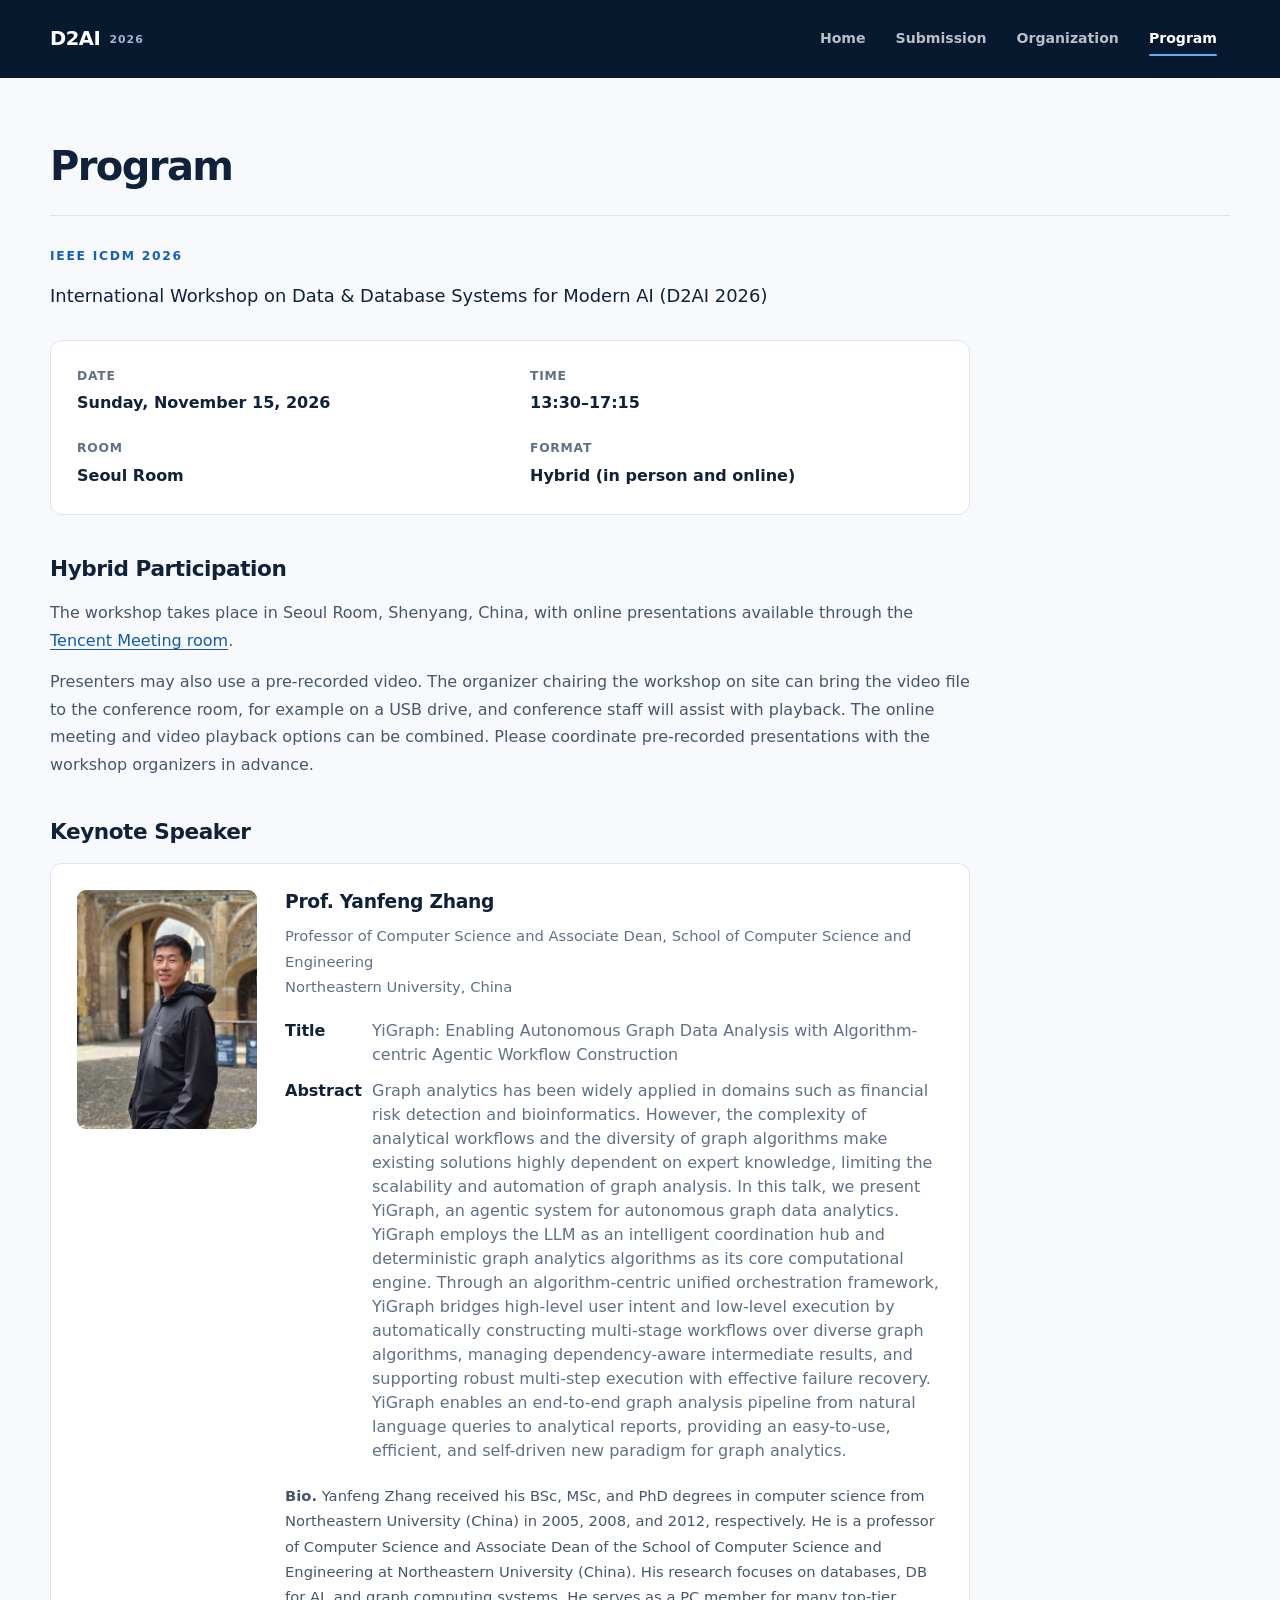
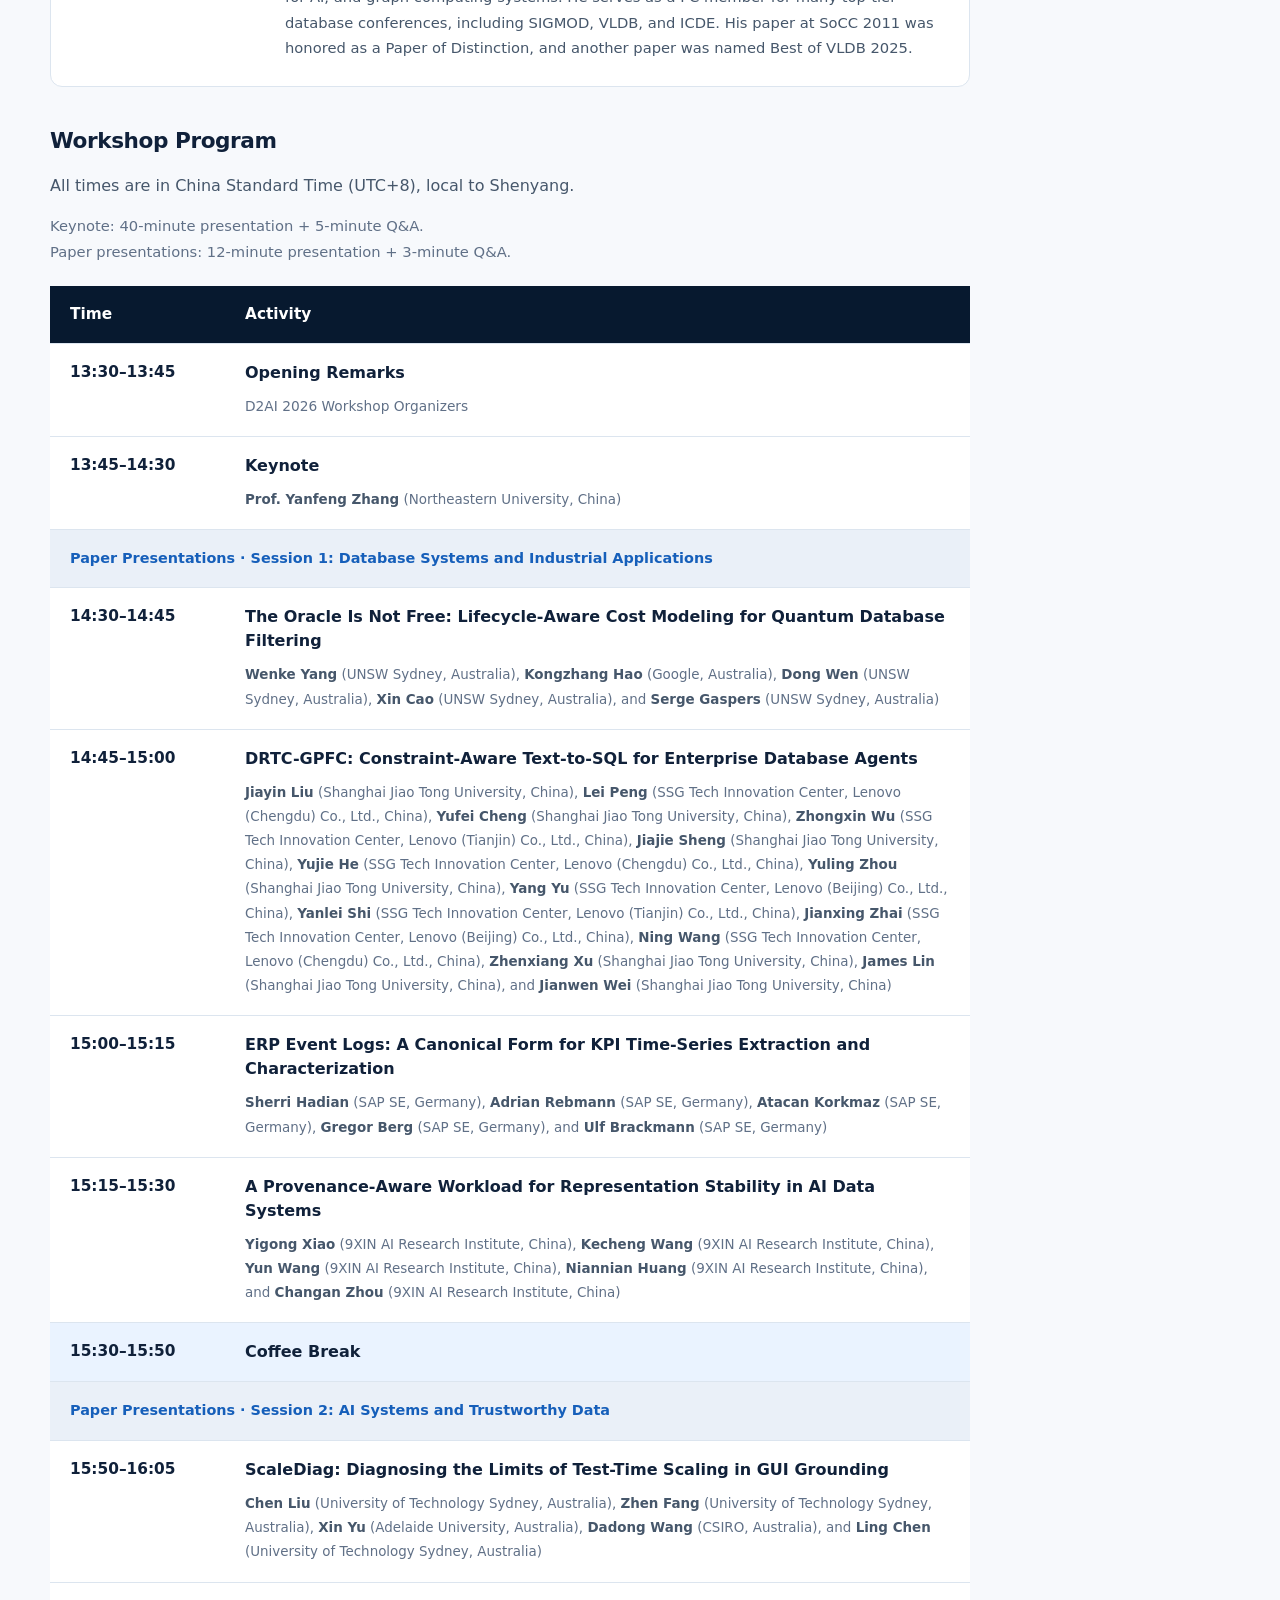
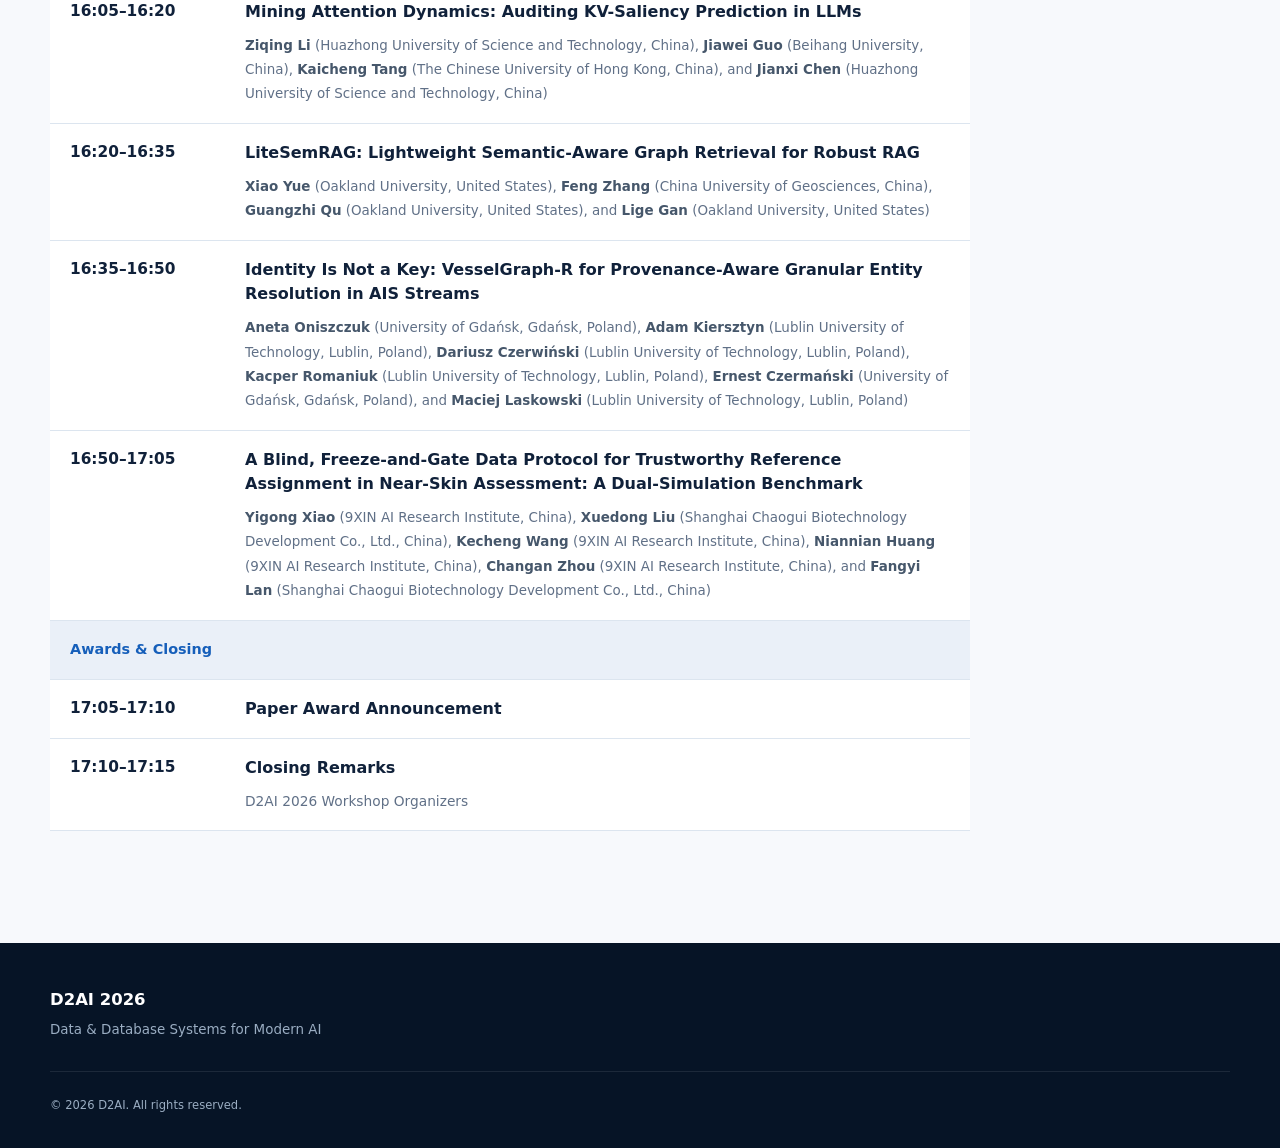
<file: program.html>
<!DOCTYPE html><html lang="en"><head><meta charSet="utf-8"/><meta name="viewport" content="width=device-width, initial-scale=1"/><link rel="stylesheet" href="/_next/static/chunks/0siwo0i18i5g6.css" data-precedence="next"/><link rel="preload" as="script" fetchPriority="low" href="/_next/static/chunks/05tsy9pxtuyv0.js"/><script src="/_next/static/chunks/02i7dfk78~t~2.js" async=""></script><script src="/_next/static/chunks/10~x95jhs6ns3.js" async=""></script><script src="/_next/static/chunks/0s~43s~vyc_h-.js" async=""></script><script src="/_next/static/chunks/turbopack-0p68k9cxtdk4o.js" async=""></script><script src="/_next/static/chunks/10e6~0tme4cub.js" async=""></script><script src="/_next/static/chunks/0d3shmwh5_nmn.js" async=""></script><script src="/_next/static/chunks/0d_ylmpi7p2kb.js" async=""></script><title>D2AI 2026</title><meta name="description" content="D2AI 2026 at IEEE ICDM 2026: a hybrid workshop on Sunday, November 15, 2026, 13:30–17:15, Seoul Room, Shenyang, China. International Workshop on Data &amp; Database Systems for Modern AI."/><meta name="creator" content="D2AI 2026 Committee"/><meta name="robots" content="index, follow"/><meta name="google-site-verification" content="azsVZ6Sj6aNUtVX1HDO4OtCznI6a8uc2q9I49EydNMc"/><meta property="og:title" content="D2AI 2026"/><meta property="og:description" content="D2AI 2026 at IEEE ICDM 2026: a hybrid workshop on Sunday, November 15, 2026, 13:30–17:15, Seoul Room, Shenyang, China. International Workshop on Data &amp; Database Systems for Modern AI."/><meta property="og:url" content="https://d2ai-workshop.github.io"/><meta property="og:site_name" content="D2AI 2026"/><meta property="og:type" content="website"/><meta name="twitter:card" content="summary"/><meta name="twitter:title" content="D2AI 2026"/><meta name="twitter:description" content="D2AI 2026 at IEEE ICDM 2026: a hybrid workshop on Sunday, November 15, 2026, 13:30–17:15, Seoul Room, Shenyang, China. International Workshop on Data &amp; Database Systems for Modern AI."/><link rel="icon" href="/favicon.ico?favicon.12hgmcrp~a_d-.ico" sizes="128x128" type="image/x-icon"/><script src="/_next/static/chunks/03~yq9q893hmn.js" noModule=""></script></head><body class="min-h-screen flex flex-col"><div hidden=""><!--$--><!--/$--></div><header class="inner-header"><div class="site-shell inner-header-content"><a class="brand" aria-label="D2AI 2026 home" href="/"><span class="brand-name">D2AI <small>2026</small></span></a><nav class="nav" aria-label="Primary navigation"><ul class="nav-links"><li><a class="" href="/">Home</a></li><li><a class="" href="/submission">Submission</a></li><li><a class="" href="/organization">Organization</a></li><li><a class="active" href="/program">Program</a></li></ul><button class="menu-button" type="button" aria-label="Open navigation menu" aria-expanded="false"><svg xmlns="http://www.w3.org/2000/svg" width="24" height="24" viewBox="0 0 24 24" fill="none" stroke="currentColor" stroke-width="2" stroke-linecap="round" stroke-linejoin="round" class="lucide lucide-menu" aria-hidden="true"><path d="M4 12h16"></path><path d="M4 18h16"></path><path d="M4 6h16"></path></svg></button></nav></div></header><main class="inner-main site-shell"><h2>Program</h2><article class="program-content"><p class="eyebrow">IEEE ICDM 2026</p><p class="program-intro">International Workshop on Data &amp; Database Systems for Modern AI (D2AI 2026)</p><dl class="program-facts"><div><dt>Date</dt><dd><time dateTime="2026-11-15">Sunday<!-- -->, <!-- -->November 15, 2026</time></dd></div><div><dt>Time</dt><dd>13:30<!-- -->–<!-- -->17:15</dd></div><div><dt>Room</dt><dd>Seoul Room</dd></div><div><dt>Format</dt><dd>Hybrid (in person and online)</dd></div></dl><section aria-labelledby="hybrid-heading"><h3 id="hybrid-heading">Hybrid Participation</h3><p>The workshop takes place in <!-- -->Seoul Room<!-- -->, <!-- -->Shenyang, China<!-- -->, with online presentations available through the<!-- --> <a href="https://meeting.tencent.com/dm/6DGY8TTPduDR" target="_blank" rel="noreferrer">Tencent Meeting room</a>.</p><p>Presenters may also use a pre-recorded video. The organizer chairing the workshop on site can bring the video file to the conference room, for example on a USB drive, and conference staff will assist with playback. The online meeting and video playback options can be combined. Please coordinate pre-recorded presentations with the workshop organizers in advance.</p></section><section aria-labelledby="keynote-heading"><h3 id="keynote-heading">Keynote Speaker</h3><div class="keynote-card"><a href="https://neuzhangyf.github.io/" target="_blank" rel="noreferrer" class="person-photo keynote-photo-link"><img alt="Prof. Yanfeng Zhang" loading="lazy" width="180" height="240" decoding="async" data-nimg="1" class="keynote-photo" style="color:transparent" src="/images/speakers/yanfeng-zhang.jpeg"/></a><div class="keynote-details"><h4 class="person-name"><a href="https://neuzhangyf.github.io/" target="_blank" rel="noreferrer" class="person-link">Prof. Yanfeng Zhang</a></h4><p class="keynote-affiliation">Professor of Computer Science and Associate Dean, School of Computer Science and Engineering<br/>Northeastern University, China</p><dl class="keynote-talk"><div><dt>Title</dt><dd>YiGraph: Enabling Autonomous Graph Data Analysis with Algorithm-centric Agentic Workflow Construction</dd></div><div><dt>Abstract</dt><dd>Graph analytics has been widely applied in domains such as financial risk detection and bioinformatics. However, the complexity of analytical workflows and the diversity of graph algorithms make existing solutions highly dependent on expert knowledge, limiting the scalability and automation of graph analysis. In this talk, we present YiGraph, an agentic system for autonomous graph data analytics. YiGraph employs the LLM as an intelligent coordination hub and deterministic graph analytics algorithms as its core computational engine. Through an algorithm-centric unified orchestration framework, YiGraph bridges high-level user intent and low-level execution by automatically constructing multi-stage workflows over diverse graph algorithms, managing dependency-aware intermediate results, and supporting robust multi-step execution with effective failure recovery. YiGraph enables an end-to-end graph analysis pipeline from natural language queries to analytical reports, providing an easy-to-use, efficient, and self-driven new paradigm for graph analytics.</dd></div></dl><p class="keynote-bio"><strong>Bio.</strong> <!-- -->Yanfeng Zhang received his BSc, MSc, and PhD degrees in computer science from Northeastern University (China) in 2005, 2008, and 2012, respectively. He is a professor of Computer Science and Associate Dean of the School of Computer Science and Engineering at Northeastern University (China). His research focuses on databases, DB for AI, and graph computing systems. He serves as a PC member for many top-tier database conferences, including SIGMOD, VLDB, and ICDE. His paper at SoCC 2011 was honored as a Paper of Distinction, and another paper was named Best of VLDB 2025.</p></div></div></section><section aria-labelledby="schedule-overview-heading"><h3 id="schedule-overview-heading">Workshop Program</h3><p>All times are in China Standard Time (UTC+8), local to Shenyang.</p><p class="program-note">Keynote: 40-minute presentation + 5-minute Q&amp;A.<br/>Paper presentations: 12-minute presentation + 3-minute Q&amp;A.</p><table class="program-table program-table-detailed"><caption class="sr-only">D2AI 2026 full program, authors, and affiliations</caption><thead><tr><th scope="col">Time</th><th scope="col">Activity</th></tr></thead><tbody><tr><th scope="row">13:30<!-- -->–<!-- -->13:45</th><td><h4 class="program-event-title">Opening Remarks</h4><p class="program-event-description">D2AI 2026 Workshop Organizers</p></td></tr><tr><th scope="row">13:45<!-- -->–<!-- -->14:30</th><td><h4 class="program-event-title">Keynote</h4><p class="program-authors"><span class="program-author-name">Prof. Yanfeng Zhang</span> <span>(<!-- -->Northeastern University, China<!-- -->)</span></p></td></tr><tr class="program-session-heading"><th colSpan="2">Paper Presentations · Session 1: Database Systems and Industrial Applications</th></tr><tr><th scope="row">14:30<!-- -->–<!-- -->14:45</th><td><h4 class="program-event-title">The Oracle Is Not Free: Lifecycle-Aware Cost Modeling for Quantum Database Filtering</h4><p class="program-authors"><span class="program-author-name">Wenke Yang</span> <span>(<!-- -->UNSW Sydney, Australia<!-- -->)</span>, <span class="program-author-name">Kongzhang Hao</span> <span>(<!-- -->Google, Australia<!-- -->)</span>, <span class="program-author-name">Dong Wen</span> <span>(<!-- -->UNSW Sydney, Australia<!-- -->)</span>, <span class="program-author-name">Xin Cao</span> <span>(<!-- -->UNSW Sydney, Australia<!-- -->)</span>, and <span class="program-author-name">Serge Gaspers</span> <span>(<!-- -->UNSW Sydney, Australia<!-- -->)</span></p></td></tr><tr><th scope="row">14:45<!-- -->–<!-- -->15:00</th><td><h4 class="program-event-title">DRTC-GPFC: Constraint-Aware Text-to-SQL for Enterprise Database Agents</h4><p class="program-authors"><span class="program-author-name">Jiayin Liu</span> <span>(<!-- -->Shanghai Jiao Tong University, China<!-- -->)</span>, <span class="program-author-name">Lei Peng</span> <span>(<!-- -->SSG Tech Innovation Center, Lenovo (Chengdu) Co., Ltd., China<!-- -->)</span>, <span class="program-author-name">Yufei Cheng</span> <span>(<!-- -->Shanghai Jiao Tong University, China<!-- -->)</span>, <span class="program-author-name">Zhongxin Wu</span> <span>(<!-- -->SSG Tech Innovation Center, Lenovo (Tianjin) Co., Ltd., China<!-- -->)</span>, <span class="program-author-name">Jiajie Sheng</span> <span>(<!-- -->Shanghai Jiao Tong University, China<!-- -->)</span>, <span class="program-author-name">Yujie He</span> <span>(<!-- -->SSG Tech Innovation Center, Lenovo (Chengdu) Co., Ltd., China<!-- -->)</span>, <span class="program-author-name">Yuling Zhou</span> <span>(<!-- -->Shanghai Jiao Tong University, China<!-- -->)</span>, <span class="program-author-name">Yang Yu</span> <span>(<!-- -->SSG Tech Innovation Center, Lenovo (Beijing) Co., Ltd., China<!-- -->)</span>, <span class="program-author-name">Yanlei Shi</span> <span>(<!-- -->SSG Tech Innovation Center, Lenovo (Tianjin) Co., Ltd., China<!-- -->)</span>, <span class="program-author-name">Jianxing Zhai</span> <span>(<!-- -->SSG Tech Innovation Center, Lenovo (Beijing) Co., Ltd., China<!-- -->)</span>, <span class="program-author-name">Ning Wang</span> <span>(<!-- -->SSG Tech Innovation Center, Lenovo (Chengdu) Co., Ltd., China<!-- -->)</span>, <span class="program-author-name">Zhenxiang Xu</span> <span>(<!-- -->Shanghai Jiao Tong University, China<!-- -->)</span>, <span class="program-author-name">James Lin</span> <span>(<!-- -->Shanghai Jiao Tong University, China<!-- -->)</span>, and <span class="program-author-name">Jianwen Wei</span> <span>(<!-- -->Shanghai Jiao Tong University, China<!-- -->)</span></p></td></tr><tr><th scope="row">15:00<!-- -->–<!-- -->15:15</th><td><h4 class="program-event-title">ERP Event Logs: A Canonical Form for KPI Time-Series Extraction and Characterization</h4><p class="program-authors"><span class="program-author-name">Sherri Hadian</span> <span>(<!-- -->SAP SE, Germany<!-- -->)</span>, <span class="program-author-name">Adrian Rebmann</span> <span>(<!-- -->SAP SE, Germany<!-- -->)</span>, <span class="program-author-name">Atacan Korkmaz</span> <span>(<!-- -->SAP SE, Germany<!-- -->)</span>, <span class="program-author-name">Gregor Berg</span> <span>(<!-- -->SAP SE, Germany<!-- -->)</span>, and <span class="program-author-name">Ulf Brackmann</span> <span>(<!-- -->SAP SE, Germany<!-- -->)</span></p></td></tr><tr><th scope="row">15:15<!-- -->–<!-- -->15:30</th><td><h4 class="program-event-title">A Provenance-Aware Workload for Representation Stability in AI Data Systems</h4><p class="program-authors"><span class="program-author-name">Yigong Xiao</span> <span>(<!-- -->9XIN AI Research Institute, China<!-- -->)</span>, <span class="program-author-name">Kecheng Wang</span> <span>(<!-- -->9XIN AI Research Institute, China<!-- -->)</span>, <span class="program-author-name">Yun Wang</span> <span>(<!-- -->9XIN AI Research Institute, China<!-- -->)</span>, <span class="program-author-name">Niannian Huang</span> <span>(<!-- -->9XIN AI Research Institute, China<!-- -->)</span>, and <span class="program-author-name">Changan Zhou</span> <span>(<!-- -->9XIN AI Research Institute, China<!-- -->)</span></p></td></tr><tr class="program-break"><th scope="row">15:30<!-- -->–<!-- -->15:50</th><td><h4 class="program-event-title">Coffee Break</h4></td></tr><tr class="program-session-heading"><th colSpan="2">Paper Presentations · Session 2: AI Systems and Trustworthy Data</th></tr><tr><th scope="row">15:50<!-- -->–<!-- -->16:05</th><td><h4 class="program-event-title">ScaleDiag: Diagnosing the Limits of Test-Time Scaling in GUI Grounding</h4><p class="program-authors"><span class="program-author-name">Chen Liu</span> <span>(<!-- -->University of Technology Sydney, Australia<!-- -->)</span>, <span class="program-author-name">Zhen Fang</span> <span>(<!-- -->University of Technology Sydney, Australia<!-- -->)</span>, <span class="program-author-name">Xin Yu</span> <span>(<!-- -->Adelaide University, Australia<!-- -->)</span>, <span class="program-author-name">Dadong Wang</span> <span>(<!-- -->CSIRO, Australia<!-- -->)</span>, and <span class="program-author-name">Ling Chen</span> <span>(<!-- -->University of Technology Sydney, Australia<!-- -->)</span></p></td></tr><tr><th scope="row">16:05<!-- -->–<!-- -->16:20</th><td><h4 class="program-event-title">Mining Attention Dynamics: Auditing KV-Saliency Prediction in LLMs</h4><p class="program-authors"><span class="program-author-name">Ziqing Li</span> <span>(<!-- -->Huazhong University of Science and Technology, China<!-- -->)</span>, <span class="program-author-name">Jiawei Guo</span> <span>(<!-- -->Beihang University, China<!-- -->)</span>, <span class="program-author-name">Kaicheng Tang</span> <span>(<!-- -->The Chinese University of Hong Kong, China<!-- -->)</span>, and <span class="program-author-name">Jianxi Chen</span> <span>(<!-- -->Huazhong University of Science and Technology, China<!-- -->)</span></p></td></tr><tr><th scope="row">16:20<!-- -->–<!-- -->16:35</th><td><h4 class="program-event-title">LiteSemRAG: Lightweight Semantic-Aware Graph Retrieval for Robust RAG</h4><p class="program-authors"><span class="program-author-name">Xiao Yue</span> <span>(<!-- -->Oakland University, United States<!-- -->)</span>, <span class="program-author-name">Feng Zhang</span> <span>(<!-- -->China University of Geosciences, China<!-- -->)</span>, <span class="program-author-name">Guangzhi Qu</span> <span>(<!-- -->Oakland University, United States<!-- -->)</span>, and <span class="program-author-name">Lige Gan</span> <span>(<!-- -->Oakland University, United States<!-- -->)</span></p></td></tr><tr><th scope="row">16:35<!-- -->–<!-- -->16:50</th><td><h4 class="program-event-title">Identity Is Not a Key: VesselGraph-R for Provenance-Aware Granular Entity Resolution in AIS Streams</h4><p class="program-authors"><span class="program-author-name">Aneta Oniszczuk</span> <span>(<!-- -->University of Gdańsk, Gdańsk, Poland<!-- -->)</span>, <span class="program-author-name">Adam Kiersztyn</span> <span>(<!-- -->Lublin University of Technology, Lublin, Poland<!-- -->)</span>, <span class="program-author-name">Dariusz Czerwiński</span> <span>(<!-- -->Lublin University of Technology, Lublin, Poland<!-- -->)</span>, <span class="program-author-name">Kacper Romaniuk</span> <span>(<!-- -->Lublin University of Technology, Lublin, Poland<!-- -->)</span>, <span class="program-author-name">Ernest Czermański</span> <span>(<!-- -->University of Gdańsk, Gdańsk, Poland<!-- -->)</span>, and <span class="program-author-name">Maciej Laskowski</span> <span>(<!-- -->Lublin University of Technology, Lublin, Poland<!-- -->)</span></p></td></tr><tr><th scope="row">16:50<!-- -->–<!-- -->17:05</th><td><h4 class="program-event-title">A Blind, Freeze-and-Gate Data Protocol for Trustworthy Reference Assignment in Near-Skin Assessment: A Dual-Simulation Benchmark</h4><p class="program-authors"><span class="program-author-name">Yigong Xiao</span> <span>(<!-- -->9XIN AI Research Institute, China<!-- -->)</span>, <span class="program-author-name">Xuedong Liu</span> <span>(<!-- -->Shanghai Chaogui Biotechnology Development Co., Ltd., China<!-- -->)</span>, <span class="program-author-name">Kecheng Wang</span> <span>(<!-- -->9XIN AI Research Institute, China<!-- -->)</span>, <span class="program-author-name">Niannian Huang</span> <span>(<!-- -->9XIN AI Research Institute, China<!-- -->)</span>, <span class="program-author-name">Changan Zhou</span> <span>(<!-- -->9XIN AI Research Institute, China<!-- -->)</span>, and <span class="program-author-name">Fangyi Lan</span> <span>(<!-- -->Shanghai Chaogui Biotechnology Development Co., Ltd., China<!-- -->)</span></p></td></tr><tr class="program-session-heading"><th colSpan="2">Awards &amp; Closing</th></tr><tr><th scope="row">17:05<!-- -->–<!-- -->17:10</th><td><h4 class="program-event-title">Paper Award Announcement</h4></td></tr><tr><th scope="row">17:10<!-- -->–<!-- -->17:15</th><td><h4 class="program-event-title">Closing Remarks</h4><p class="program-event-description">D2AI 2026 Workshop Organizers</p></td></tr></tbody></table></section></article></main><!--$--><!--/$--><footer class="footer"><div class="site-shell footer-content"><div><span class="footer-brand">D2AI 2026</span><p>Data &amp; Database Systems for Modern AI</p></div><small>© 2026 D2AI. All rights reserved.</small></div></footer><script src="/_next/static/chunks/05tsy9pxtuyv0.js" id="_R_" async=""></script><script>(self.__next_f=self.__next_f||[]).push([0])</script><script>self.__next_f.push([1,"1:\"$Sreact.fragment\"\n2:I[39756,[\"/_next/static/chunks/10e6~0tme4cub.js\",\"/_next/static/chunks/0d3shmwh5_nmn.js\"],\"default\"]\n3:I[37457,[\"/_next/static/chunks/10e6~0tme4cub.js\",\"/_next/static/chunks/0d3shmwh5_nmn.js\"],\"default\"]\n4:I[64543,[\"/_next/static/chunks/10e6~0tme4cub.js\",\"/_next/static/chunks/0d3shmwh5_nmn.js\"],\"default\"]\n5:I[22016,[\"/_next/static/chunks/10e6~0tme4cub.js\",\"/_next/static/chunks/0d3shmwh5_nmn.js\",\"/_next/static/chunks/0d_ylmpi7p2kb.js\"],\"\"]\n6:I[45109,[\"/_next/static/chunks/10e6~0tme4cub.js\",\"/_next/static/chunks/0d3shmwh5_nmn.js\",\"/_next/static/chunks/0d_ylmpi7p2kb.js\"],\"default\"]\ne:I[68027,[\"/_next/static/chunks/10e6~0tme4cub.js\",\"/_next/static/chunks/0d3shmwh5_nmn.js\"],\"default\",1]\n:HL[\"/_next/static/chunks/0siwo0i18i5g6.css\",\"style\"]\n"])</script><script>self.__next_f.push([1,"0:{\"P\":null,\"c\":[\"\",\"program\"],\"q\":\"\",\"i\":false,\"f\":[[[\"\",{\"children\":[\"program\",{\"children\":[\"__PAGE__\",{}]}]},\"$undefined\",\"$undefined\",16],[[\"$\",\"$1\",\"c\",{\"children\":[[[\"$\",\"link\",\"0\",{\"rel\":\"stylesheet\",\"href\":\"/_next/static/chunks/0siwo0i18i5g6.css\",\"precedence\":\"next\",\"crossOrigin\":\"$undefined\",\"nonce\":\"$undefined\"}],[\"$\",\"script\",\"script-0\",{\"src\":\"/_next/static/chunks/10e6~0tme4cub.js\",\"async\":true,\"nonce\":\"$undefined\"}],[\"$\",\"script\",\"script-1\",{\"src\":\"/_next/static/chunks/0d3shmwh5_nmn.js\",\"async\":true,\"nonce\":\"$undefined\"}]],[\"$\",\"html\",null,{\"lang\":\"en\",\"children\":[\"$\",\"body\",null,{\"className\":\"min-h-screen flex flex-col\",\"children\":[[\"$\",\"$L2\",null,{\"parallelRouterKey\":\"children\",\"error\":\"$undefined\",\"errorStyles\":\"$undefined\",\"errorScripts\":\"$undefined\",\"template\":[\"$\",\"$L3\",null,{}],\"templateStyles\":\"$undefined\",\"templateScripts\":\"$undefined\",\"notFound\":[[[\"$\",\"title\",null,{\"children\":\"404: This page could not be found.\"}],[\"$\",\"div\",null,{\"style\":{\"fontFamily\":\"system-ui,\\\"Segoe UI\\\",Roboto,Helvetica,Arial,sans-serif,\\\"Apple Color Emoji\\\",\\\"Segoe UI Emoji\\\"\",\"height\":\"100vh\",\"textAlign\":\"center\",\"display\":\"flex\",\"flexDirection\":\"column\",\"alignItems\":\"center\",\"justifyContent\":\"center\"},\"children\":[\"$\",\"div\",null,{\"children\":[[\"$\",\"style\",null,{\"dangerouslySetInnerHTML\":{\"__html\":\"body{color:#000;background:#fff;margin:0}.next-error-h1{border-right:1px solid rgba(0,0,0,.3)}@media (prefers-color-scheme:dark){body{color:#fff;background:#000}.next-error-h1{border-right:1px solid rgba(255,255,255,.3)}}\"}}],[\"$\",\"h1\",null,{\"className\":\"next-error-h1\",\"style\":{\"display\":\"inline-block\",\"margin\":\"0 20px 0 0\",\"padding\":\"0 23px 0 0\",\"fontSize\":24,\"fontWeight\":500,\"verticalAlign\":\"top\",\"lineHeight\":\"49px\"},\"children\":404}],[\"$\",\"div\",null,{\"style\":{\"display\":\"inline-block\"},\"children\":[\"$\",\"h2\",null,{\"style\":{\"fontSize\":14,\"fontWeight\":400,\"lineHeight\":\"49px\",\"margin\":0},\"children\":\"This page could not be found.\"}]}]]}]}]],[]],\"forbidden\":\"$undefined\",\"unauthorized\":\"$undefined\"}],[\"$\",\"$L4\",null,{}]]}]}]]}],{\"children\":[[\"$\",\"$1\",\"c\",{\"children\":[null,[\"$\",\"$L2\",null,{\"parallelRouterKey\":\"children\",\"error\":\"$undefined\",\"errorStyles\":\"$undefined\",\"errorScripts\":\"$undefined\",\"template\":[\"$\",\"$L3\",null,{}],\"templateStyles\":\"$undefined\",\"templateScripts\":\"$undefined\",\"notFound\":\"$undefined\",\"forbidden\":\"$undefined\",\"unauthorized\":\"$undefined\"}]]}],{\"children\":[[\"$\",\"$1\",\"c\",{\"children\":[[[\"$\",\"header\",null,{\"className\":\"inner-header\",\"children\":[\"$\",\"div\",null,{\"className\":\"site-shell inner-header-content\",\"children\":[[\"$\",\"$L5\",null,{\"className\":\"brand\",\"href\":\"/\",\"aria-label\":\"D2AI 2026 home\",\"children\":[\"$\",\"span\",null,{\"className\":\"brand-name\",\"children\":[\"D2AI \",[\"$\",\"small\",null,{\"children\":\"2026\"}]]}]}],[\"$\",\"$L6\",null,{}]]}]}],[\"$\",\"main\",null,{\"className\":\"inner-main site-shell\",\"children\":[[\"$\",\"h2\",null,{\"children\":\"Program\"}],[\"$\",\"article\",null,{\"className\":\"program-content\",\"children\":[[\"$\",\"p\",null,{\"className\":\"eyebrow\",\"children\":\"IEEE ICDM 2026\"}],[\"$\",\"p\",null,{\"className\":\"program-intro\",\"children\":\"International Workshop on Data \u0026 Database Systems for Modern AI (D2AI 2026)\"}],[\"$\",\"dl\",null,{\"className\":\"program-facts\",\"children\":[[\"$\",\"div\",null,{\"children\":[[\"$\",\"dt\",null,{\"children\":\"Date\"}],[\"$\",\"dd\",null,{\"children\":[\"$\",\"time\",null,{\"dateTime\":\"2026-11-15\",\"children\":[\"Sunday\",\", \",\"November 15, 2026\"]}]}]]}],[\"$\",\"div\",null,{\"children\":[[\"$\",\"dt\",null,{\"children\":\"Time\"}],[\"$\",\"dd\",null,{\"children\":[\"13:30\",\"–\",\"17:15\"]}]]}],[\"$\",\"div\",null,{\"children\":[[\"$\",\"dt\",null,{\"children\":\"Room\"}],[\"$\",\"dd\",null,{\"children\":\"Seoul Room\"}]]}],[\"$\",\"div\",null,{\"children\":[[\"$\",\"dt\",null,{\"children\":\"Format\"}],[\"$\",\"dd\",null,{\"children\":\"Hybrid (in person and online)\"}]]}]]}],[\"$\",\"section\",null,{\"aria-labelledby\":\"hybrid-heading\",\"children\":[[\"$\",\"h3\",null,{\"id\":\"hybrid-heading\",\"children\":\"Hybrid Participation\"}],[\"$\",\"p\",null,{\"children\":[\"The workshop takes place in \",\"Seoul Room\",\", \",\"Shenyang, China\",\", with online presentations available through the\",\" \",[\"$\",\"a\",null,{\"href\":\"https://meeting.tencent.com/dm/6DGY8TTPduDR\",\"target\":\"_blank\",\"rel\":\"noreferrer\",\"children\":\"Tencent Meeting room\"}],\".\"]}],[\"$\",\"p\",null,{\"children\":\"Presenters may also use a pre-recorded video. The organizer chairing the workshop on site can bring the video file to the conference room, for example on a USB drive, and conference staff will assist with playback. The online meeting and video playback options can be combined. Please coordinate pre-recorded presentations with the workshop organizers in advance.\"}]]}],[\"$\",\"section\",null,{\"aria-labelledby\":\"keynote-heading\",\"children\":[[\"$\",\"h3\",null,{\"id\":\"keynote-heading\",\"children\":\"Keynote Speaker\"}],[\"$\",\"div\",null,{\"className\":\"keynote-card\",\"children\":[[\"$\",\"a\",null,{\"href\":\"https://neuzhangyf.github.io/\",\"target\":\"_blank\",\"rel\":\"noreferrer\",\"className\":\"person-photo keynote-photo-link\",\"children\":\"$L7\"}],\"$L8\"]}]]}],\"$L9\"]}]]}]],[\"$La\"],\"$Lb\"]}],{},null,false,null]},null,false,\"$@c\"]},null,false,null],\"$Ld\",false]],\"m\":\"$undefined\",\"G\":[\"$e\",[\"$Lf\"]],\"S\":true,\"h\":null,\"s\":\"$undefined\",\"l\":\"$undefined\",\"p\":\"$undefined\",\"d\":\"$undefined\",\"b\":\"EIyUkI0FtOgTSir0eqLvx\"}\n"])</script><script>self.__next_f.push([1,"10:I[5500,[\"/_next/static/chunks/10e6~0tme4cub.js\",\"/_next/static/chunks/0d3shmwh5_nmn.js\",\"/_next/static/chunks/0d_ylmpi7p2kb.js\"],\"Image\"]\n25:I[97367,[\"/_next/static/chunks/10e6~0tme4cub.js\",\"/_next/static/chunks/0d3shmwh5_nmn.js\"],\"OutletBoundary\"]\n26:\"$Sreact.suspense\"\n29:I[97367,[\"/_next/static/chunks/10e6~0tme4cub.js\",\"/_next/static/chunks/0d3shmwh5_nmn.js\"],\"ViewportBoundary\"]\n2b:I[97367,[\"/_next/static/chunks/10e6~0tme4cub.js\",\"/_next/static/chunks/0d3shmwh5_nmn.js\"],\"MetadataBoundary\"]\n7:[\"$\",\"$L10\",null,{\"src\":\"/images/speakers/yanfeng-zhang.jpeg\",\"width\":180,\"height\":240,\"alt\":\"Prof. Yanfeng Zhang\",\"className\":\"keynote-photo\"}]\n11:T427,Graph analytics has been widely applied in domains such as financial risk detection and bioinformatics. However, the complexity of analytical workflows and the diversity of graph algorithms make existing solutions highly dependent on expert knowledge, limiting the scalability and automation of graph analysis. In this talk, we present YiGraph, an agentic system for autonomous graph data analytics. YiGraph employs the LLM as an intelligent coordination hub and deterministic graph analytics algorithms as its core computational engine. Through an algorithm-centric unified orchestration framework, YiGraph bridges high-level user intent and low-level execution by automatically constructing multi-stage workflows over diverse graph algorithms, managing dependency-aware intermediate results, and supporting robust multi-step execution with effective failure recovery. YiGraph enables an end-to-end graph analysis pipeline from natural language queries to analytical reports, providing an easy-to-use, efficient, and self-driven new paradigm for graph analytics."])</script><script>self.__next_f.push([1,"8:[\"$\",\"div\",null,{\"className\":\"keynote-details\",\"children\":[[\"$\",\"h4\",null,{\"className\":\"person-name\",\"children\":[\"$\",\"a\",null,{\"href\":\"https://neuzhangyf.github.io/\",\"target\":\"_blank\",\"rel\":\"noreferrer\",\"className\":\"person-link\",\"children\":\"Prof. Yanfeng Zhang\"}]}],[\"$\",\"p\",null,{\"className\":\"keynote-affiliation\",\"children\":[\"Professor of Computer Science and Associate Dean, School of Computer Science and Engineering\",[\"$\",\"br\",null,{}],\"Northeastern University, China\"]}],[\"$\",\"dl\",null,{\"className\":\"keynote-talk\",\"children\":[[\"$\",\"div\",null,{\"children\":[[\"$\",\"dt\",null,{\"children\":\"Title\"}],[\"$\",\"dd\",null,{\"children\":\"YiGraph: Enabling Autonomous Graph Data Analysis with Algorithm-centric Agentic Workflow Construction\"}]]}],[\"$\",\"div\",null,{\"children\":[[\"$\",\"dt\",null,{\"children\":\"Abstract\"}],[\"$\",\"dd\",null,{\"children\":\"$11\"}]]}]]}],[\"$\",\"p\",null,{\"className\":\"keynote-bio\",\"children\":[[\"$\",\"strong\",null,{\"children\":\"Bio.\"}],\" \",\"Yanfeng Zhang received his BSc, MSc, and PhD degrees in computer science from Northeastern University (China) in 2005, 2008, and 2012, respectively. He is a professor of Computer Science and Associate Dean of the School of Computer Science and Engineering at Northeastern University (China). His research focuses on databases, DB for AI, and graph computing systems. He serves as a PC member for many top-tier database conferences, including SIGMOD, VLDB, and ICDE. His paper at SoCC 2011 was honored as a Paper of Distinction, and another paper was named Best of VLDB 2025.\"]}]]}]\n"])</script><script>self.__next_f.push([1,"9:[\"$\",\"section\",null,{\"aria-labelledby\":\"schedule-overview-heading\",\"children\":[[\"$\",\"h3\",null,{\"id\":\"schedule-overview-heading\",\"children\":\"Workshop Program\"}],[\"$\",\"p\",null,{\"children\":\"All times are in China Standard Time (UTC+8), local to Shenyang.\"}],[\"$\",\"p\",null,{\"className\":\"program-note\",\"children\":[\"Keynote: 40-minute presentation + 5-minute Q\u0026A.\",[\"$\",\"br\",null,{}],\"Paper presentations: 12-minute presentation + 3-minute Q\u0026A.\"]}],[\"$\",\"table\",null,{\"className\":\"program-table program-table-detailed\",\"children\":[[\"$\",\"caption\",null,{\"className\":\"sr-only\",\"children\":\"D2AI 2026 full program, authors, and affiliations\"}],[\"$\",\"thead\",null,{\"children\":[\"$\",\"tr\",null,{\"children\":[[\"$\",\"th\",null,{\"scope\":\"col\",\"children\":\"Time\"}],[\"$\",\"th\",null,{\"scope\":\"col\",\"children\":\"Activity\"}]]}]}],[\"$\",\"tbody\",null,{\"children\":[[\"$\",\"$1\",\"13:30\",{\"children\":[\"$undefined\",[\"$\",\"tr\",null,{\"className\":\"$undefined\",\"children\":[[\"$\",\"th\",null,{\"scope\":\"row\",\"children\":[\"13:30\",\"–\",\"13:45\"]}],[\"$\",\"td\",null,{\"children\":[[\"$\",\"h4\",null,{\"className\":\"program-event-title\",\"children\":\"Opening Remarks\"}],\"$undefined\",[\"$\",\"p\",null,{\"className\":\"program-event-description\",\"children\":\"D2AI 2026 Workshop Organizers\"}]]}]]}]]}],[\"$\",\"$1\",\"13:45\",{\"children\":[\"$undefined\",[\"$\",\"tr\",null,{\"className\":\"$undefined\",\"children\":[[\"$\",\"th\",null,{\"scope\":\"row\",\"children\":[\"13:45\",\"–\",\"14:30\"]}],[\"$\",\"td\",null,{\"children\":[[\"$\",\"h4\",null,{\"className\":\"program-event-title\",\"children\":\"Keynote\"}],[\"$\",\"p\",null,{\"className\":\"program-authors\",\"children\":[[\"$\",\"$1\",\"Prof. Yanfeng Zhang\",{\"children\":[false,[\"$\",\"span\",null,{\"className\":\"program-author-name\",\"children\":\"Prof. Yanfeng Zhang\"}],\" \",[\"$\",\"span\",null,{\"children\":[\"(\",\"Northeastern University, China\",\")\"]}]]}]]}],\"$undefined\"]}]]}]]}],[\"$\",\"$1\",\"14:30\",{\"children\":[[\"$\",\"tr\",null,{\"className\":\"program-session-heading\",\"children\":[\"$\",\"th\",null,{\"colSpan\":2,\"children\":\"Paper Presentations · Session 1: Database Systems and Industrial Applications\"}]}],[\"$\",\"tr\",null,{\"className\":\"$undefined\",\"children\":[[\"$\",\"th\",null,{\"scope\":\"row\",\"children\":[\"14:30\",\"–\",\"14:45\"]}],[\"$\",\"td\",null,{\"children\":[[\"$\",\"h4\",null,{\"className\":\"program-event-title\",\"children\":\"The Oracle Is Not Free: Lifecycle-Aware Cost Modeling for Quantum Database Filtering\"}],[\"$\",\"p\",null,{\"className\":\"program-authors\",\"children\":[[\"$\",\"$1\",\"Wenke Yang\",{\"children\":[false,[\"$\",\"span\",null,{\"className\":\"program-author-name\",\"children\":\"Wenke Yang\"}],\" \",[\"$\",\"span\",null,{\"children\":[\"(\",\"UNSW Sydney, Australia\",\")\"]}]]}],[\"$\",\"$1\",\"Kongzhang Hao\",{\"children\":[\", \",[\"$\",\"span\",null,{\"className\":\"program-author-name\",\"children\":\"Kongzhang Hao\"}],\" \",[\"$\",\"span\",null,{\"children\":[\"(\",\"Google, Australia\",\")\"]}]]}],[\"$\",\"$1\",\"Dong Wen\",{\"children\":[\", \",[\"$\",\"span\",null,{\"className\":\"program-author-name\",\"children\":\"Dong Wen\"}],\" \",[\"$\",\"span\",null,{\"children\":[\"(\",\"UNSW Sydney, Australia\",\")\"]}]]}],[\"$\",\"$1\",\"Xin Cao\",{\"children\":[\", \",[\"$\",\"span\",null,{\"className\":\"program-author-name\",\"children\":\"Xin Cao\"}],\" \",[\"$\",\"span\",null,{\"children\":[\"(\",\"UNSW Sydney, Australia\",\")\"]}]]}],[\"$\",\"$1\",\"Serge Gaspers\",{\"children\":[\", and \",[\"$\",\"span\",null,{\"className\":\"program-author-name\",\"children\":\"Serge Gaspers\"}],\" \",[\"$\",\"span\",null,{\"children\":[\"(\",\"UNSW Sydney, Australia\",\")\"]}]]}]]}],\"$undefined\"]}]]}]]}],[\"$\",\"$1\",\"14:45\",{\"children\":[\"$undefined\",[\"$\",\"tr\",null,{\"className\":\"$undefined\",\"children\":[[\"$\",\"th\",null,{\"scope\":\"row\",\"children\":[\"14:45\",\"–\",\"15:00\"]}],[\"$\",\"td\",null,{\"children\":[[\"$\",\"h4\",null,{\"className\":\"program-event-title\",\"children\":\"DRTC-GPFC: Constraint-Aware Text-to-SQL for Enterprise Database Agents\"}],[\"$\",\"p\",null,{\"className\":\"program-authors\",\"children\":[[\"$\",\"$1\",\"Jiayin Liu\",{\"children\":[false,[\"$\",\"span\",null,{\"className\":\"program-author-name\",\"children\":\"Jiayin Liu\"}],\" \",[\"$\",\"span\",null,{\"children\":[\"(\",\"Shanghai Jiao Tong University, China\",\")\"]}]]}],[\"$\",\"$1\",\"Lei Peng\",{\"children\":[\", \",[\"$\",\"span\",null,{\"className\":\"program-author-name\",\"children\":\"Lei Peng\"}],\" \",[\"$\",\"span\",null,{\"children\":[\"(\",\"SSG Tech Innovation Center, Lenovo (Chengdu) Co., Ltd., China\",\")\"]}]]}],[\"$\",\"$1\",\"Yufei Cheng\",{\"children\":[\", \",[\"$\",\"span\",null,{\"className\":\"program-author-name\",\"children\":\"Yufei Cheng\"}],\" \",[\"$\",\"span\",null,{\"children\":[\"(\",\"Shanghai Jiao Tong University, China\",\")\"]}]]}],[\"$\",\"$1\",\"Zhongxin Wu\",{\"children\":[\", \",[\"$\",\"span\",null,{\"className\":\"program-author-name\",\"children\":\"Zhongxin Wu\"}],\" \",[\"$\",\"span\",null,{\"children\":[\"(\",\"SSG Tech Innovation Center, Lenovo (Tianjin) Co., Ltd., China\",\")\"]}]]}],[\"$\",\"$1\",\"Jiajie Sheng\",{\"children\":[\", \",[\"$\",\"span\",null,{\"className\":\"program-author-name\",\"children\":\"Jiajie Sheng\"}],\" \",[\"$\",\"span\",null,{\"children\":[\"(\",\"Shanghai Jiao Tong University, China\",\")\"]}]]}],\"$L12\",\"$L13\",\"$L14\",\"$L15\",\"$L16\",\"$L17\",\"$L18\",\"$L19\",\"$L1a\"]}],\"$undefined\"]}]]}]]}],\"$L1b\",\"$L1c\",\"$L1d\",\"$L1e\",\"$L1f\",\"$L20\",\"$L21\",\"$L22\",\"$L23\",\"$L24\"]}]]}]]}]\n"])</script><script>self.__next_f.push([1,"a:[\"$\",\"script\",\"script-0\",{\"src\":\"/_next/static/chunks/0d_ylmpi7p2kb.js\",\"async\":true,\"nonce\":\"$undefined\"}]\nb:[\"$\",\"$L25\",null,{\"children\":[\"$\",\"$26\",null,{\"name\":\"Next.MetadataOutlet\",\"children\":\"$@27\"}]}]\n28:[]\nc:\"$W28\"\nd:[\"$\",\"$1\",\"h\",{\"children\":[null,[\"$\",\"$L29\",null,{\"children\":\"$L2a\"}],[\"$\",\"div\",null,{\"hidden\":true,\"children\":[\"$\",\"$L2b\",null,{\"children\":[\"$\",\"$26\",null,{\"name\":\"Next.Metadata\",\"children\":\"$L2c\"}]}]}],null]}]\nf:[\"$\",\"link\",\"0\",{\"rel\":\"stylesheet\",\"href\":\"/_next/static/chunks/0siwo0i18i5g6.css\",\"precedence\":\"next\",\"crossOrigin\":\"$undefined\",\"nonce\":\"$undefined\"}]\n"])</script><script>self.__next_f.push([1,"12:[\"$\",\"$1\",\"Yujie He\",{\"children\":[\", \",[\"$\",\"span\",null,{\"className\":\"program-author-name\",\"children\":\"Yujie He\"}],\" \",[\"$\",\"span\",null,{\"children\":[\"(\",\"SSG Tech Innovation Center, Lenovo (Chengdu) Co., Ltd., China\",\")\"]}]]}]\n13:[\"$\",\"$1\",\"Yuling Zhou\",{\"children\":[\", \",[\"$\",\"span\",null,{\"className\":\"program-author-name\",\"children\":\"Yuling Zhou\"}],\" \",[\"$\",\"span\",null,{\"children\":[\"(\",\"Shanghai Jiao Tong University, China\",\")\"]}]]}]\n14:[\"$\",\"$1\",\"Yang Yu\",{\"children\":[\", \",[\"$\",\"span\",null,{\"className\":\"program-author-name\",\"children\":\"Yang Yu\"}],\" \",[\"$\",\"span\",null,{\"children\":[\"(\",\"SSG Tech Innovation Center, Lenovo (Beijing) Co., Ltd., China\",\")\"]}]]}]\n15:[\"$\",\"$1\",\"Yanlei Shi\",{\"children\":[\", \",[\"$\",\"span\",null,{\"className\":\"program-author-name\",\"children\":\"Yanlei Shi\"}],\" \",[\"$\",\"span\",null,{\"children\":[\"(\",\"SSG Tech Innovation Center, Lenovo (Tianjin) Co., Ltd., China\",\")\"]}]]}]\n16:[\"$\",\"$1\",\"Jianxing Zhai\",{\"children\":[\", \",[\"$\",\"span\",null,{\"className\":\"program-author-name\",\"children\":\"Jianxing Zhai\"}],\" \",[\"$\",\"span\",null,{\"children\":[\"(\",\"SSG Tech Innovation Center, Lenovo (Beijing) Co., Ltd., China\",\")\"]}]]}]\n17:[\"$\",\"$1\",\"Ning Wang\",{\"children\":[\", \",[\"$\",\"span\",null,{\"className\":\"program-author-name\",\"children\":\"Ning Wang\"}],\" \",[\"$\",\"span\",null,{\"children\":[\"(\",\"SSG Tech Innovation Center, Lenovo (Chengdu) Co., Ltd., China\",\")\"]}]]}]\n18:[\"$\",\"$1\",\"Zhenxiang Xu\",{\"children\":[\", \",[\"$\",\"span\",null,{\"className\":\"program-author-name\",\"children\":\"Zhenxiang Xu\"}],\" \",[\"$\",\"span\",null,{\"children\":[\"(\",\"Shanghai Jiao Tong University, China\",\")\"]}]]}]\n19:[\"$\",\"$1\",\"James Lin\",{\"children\":[\", \",[\"$\",\"span\",null,{\"className\":\"program-author-name\",\"children\":\"James Lin\"}],\" \",[\"$\",\"span\",null,{\"children\":[\"(\",\"Shanghai Jiao Tong University, China\",\")\"]}]]}]\n1a:[\"$\",\"$1\",\"Jianwen Wei\",{\"children\":[\", and \",[\"$\",\"span\",null,{\"className\":\"program-author-name\",\"children\":\"Jianwen Wei\"}],\" \",[\"$\",\"span\",null,{\"children\":[\"(\",\"Shanghai Jiao Tong University, China\",\")\"]}]]}]\n"])</script><script>self.__next_f.push([1,"1b:[\"$\",\"$1\",\"15:00\",{\"children\":[\"$undefined\",[\"$\",\"tr\",null,{\"className\":\"$undefined\",\"children\":[[\"$\",\"th\",null,{\"scope\":\"row\",\"children\":[\"15:00\",\"–\",\"15:15\"]}],[\"$\",\"td\",null,{\"children\":[[\"$\",\"h4\",null,{\"className\":\"program-event-title\",\"children\":\"ERP Event Logs: A Canonical Form for KPI Time-Series Extraction and Characterization\"}],[\"$\",\"p\",null,{\"className\":\"program-authors\",\"children\":[[\"$\",\"$1\",\"Sherri Hadian\",{\"children\":[false,[\"$\",\"span\",null,{\"className\":\"program-author-name\",\"children\":\"Sherri Hadian\"}],\" \",[\"$\",\"span\",null,{\"children\":[\"(\",\"SAP SE, Germany\",\")\"]}]]}],[\"$\",\"$1\",\"Adrian Rebmann\",{\"children\":[\", \",[\"$\",\"span\",null,{\"className\":\"program-author-name\",\"children\":\"Adrian Rebmann\"}],\" \",[\"$\",\"span\",null,{\"children\":[\"(\",\"SAP SE, Germany\",\")\"]}]]}],[\"$\",\"$1\",\"Atacan Korkmaz\",{\"children\":[\", \",[\"$\",\"span\",null,{\"className\":\"program-author-name\",\"children\":\"Atacan Korkmaz\"}],\" \",[\"$\",\"span\",null,{\"children\":[\"(\",\"SAP SE, Germany\",\")\"]}]]}],[\"$\",\"$1\",\"Gregor Berg\",{\"children\":[\", \",[\"$\",\"span\",null,{\"className\":\"program-author-name\",\"children\":\"Gregor Berg\"}],\" \",[\"$\",\"span\",null,{\"children\":[\"(\",\"SAP SE, Germany\",\")\"]}]]}],[\"$\",\"$1\",\"Ulf Brackmann\",{\"children\":[\", and \",[\"$\",\"span\",null,{\"className\":\"program-author-name\",\"children\":\"Ulf Brackmann\"}],\" \",[\"$\",\"span\",null,{\"children\":[\"(\",\"SAP SE, Germany\",\")\"]}]]}]]}],\"$undefined\"]}]]}]]}]\n"])</script><script>self.__next_f.push([1,"1c:[\"$\",\"$1\",\"15:15\",{\"children\":[\"$undefined\",[\"$\",\"tr\",null,{\"className\":\"$undefined\",\"children\":[[\"$\",\"th\",null,{\"scope\":\"row\",\"children\":[\"15:15\",\"–\",\"15:30\"]}],[\"$\",\"td\",null,{\"children\":[[\"$\",\"h4\",null,{\"className\":\"program-event-title\",\"children\":\"A Provenance-Aware Workload for Representation Stability in AI Data Systems\"}],[\"$\",\"p\",null,{\"className\":\"program-authors\",\"children\":[[\"$\",\"$1\",\"Yigong Xiao\",{\"children\":[false,[\"$\",\"span\",null,{\"className\":\"program-author-name\",\"children\":\"Yigong Xiao\"}],\" \",[\"$\",\"span\",null,{\"children\":[\"(\",\"9XIN AI Research Institute, China\",\")\"]}]]}],[\"$\",\"$1\",\"Kecheng Wang\",{\"children\":[\", \",[\"$\",\"span\",null,{\"className\":\"program-author-name\",\"children\":\"Kecheng Wang\"}],\" \",[\"$\",\"span\",null,{\"children\":[\"(\",\"9XIN AI Research Institute, China\",\")\"]}]]}],[\"$\",\"$1\",\"Yun Wang\",{\"children\":[\", \",[\"$\",\"span\",null,{\"className\":\"program-author-name\",\"children\":\"Yun Wang\"}],\" \",[\"$\",\"span\",null,{\"children\":[\"(\",\"9XIN AI Research Institute, China\",\")\"]}]]}],[\"$\",\"$1\",\"Niannian Huang\",{\"children\":[\", \",[\"$\",\"span\",null,{\"className\":\"program-author-name\",\"children\":\"Niannian Huang\"}],\" \",[\"$\",\"span\",null,{\"children\":[\"(\",\"9XIN AI Research Institute, China\",\")\"]}]]}],[\"$\",\"$1\",\"Changan Zhou\",{\"children\":[\", and \",[\"$\",\"span\",null,{\"className\":\"program-author-name\",\"children\":\"Changan Zhou\"}],\" \",[\"$\",\"span\",null,{\"children\":[\"(\",\"9XIN AI Research Institute, China\",\")\"]}]]}]]}],\"$undefined\"]}]]}]]}]\n"])</script><script>self.__next_f.push([1,"1d:[\"$\",\"$1\",\"15:30\",{\"children\":[\"$undefined\",[\"$\",\"tr\",null,{\"className\":\"program-break\",\"children\":[[\"$\",\"th\",null,{\"scope\":\"row\",\"children\":[\"15:30\",\"–\",\"15:50\"]}],[\"$\",\"td\",null,{\"children\":[[\"$\",\"h4\",null,{\"className\":\"program-event-title\",\"children\":\"Coffee Break\"}],\"$undefined\",\"$undefined\"]}]]}]]}]\n"])</script><script>self.__next_f.push([1,"1e:[\"$\",\"$1\",\"15:50\",{\"children\":[[\"$\",\"tr\",null,{\"className\":\"program-session-heading\",\"children\":[\"$\",\"th\",null,{\"colSpan\":2,\"children\":\"Paper Presentations · Session 2: AI Systems and Trustworthy Data\"}]}],[\"$\",\"tr\",null,{\"className\":\"$undefined\",\"children\":[[\"$\",\"th\",null,{\"scope\":\"row\",\"children\":[\"15:50\",\"–\",\"16:05\"]}],[\"$\",\"td\",null,{\"children\":[[\"$\",\"h4\",null,{\"className\":\"program-event-title\",\"children\":\"ScaleDiag: Diagnosing the Limits of Test-Time Scaling in GUI Grounding\"}],[\"$\",\"p\",null,{\"className\":\"program-authors\",\"children\":[[\"$\",\"$1\",\"Chen Liu\",{\"children\":[false,[\"$\",\"span\",null,{\"className\":\"program-author-name\",\"children\":\"Chen Liu\"}],\" \",[\"$\",\"span\",null,{\"children\":[\"(\",\"University of Technology Sydney, Australia\",\")\"]}]]}],[\"$\",\"$1\",\"Zhen Fang\",{\"children\":[\", \",[\"$\",\"span\",null,{\"className\":\"program-author-name\",\"children\":\"Zhen Fang\"}],\" \",[\"$\",\"span\",null,{\"children\":[\"(\",\"University of Technology Sydney, Australia\",\")\"]}]]}],[\"$\",\"$1\",\"Xin Yu\",{\"children\":[\", \",[\"$\",\"span\",null,{\"className\":\"program-author-name\",\"children\":\"Xin Yu\"}],\" \",[\"$\",\"span\",null,{\"children\":[\"(\",\"Adelaide University, Australia\",\")\"]}]]}],[\"$\",\"$1\",\"Dadong Wang\",{\"children\":[\", \",[\"$\",\"span\",null,{\"className\":\"program-author-name\",\"children\":\"Dadong Wang\"}],\" \",[\"$\",\"span\",null,{\"children\":[\"(\",\"CSIRO, Australia\",\")\"]}]]}],[\"$\",\"$1\",\"Ling Chen\",{\"children\":[\", and \",[\"$\",\"span\",null,{\"className\":\"program-author-name\",\"children\":\"Ling Chen\"}],\" \",[\"$\",\"span\",null,{\"children\":[\"(\",\"University of Technology Sydney, Australia\",\")\"]}]]}]]}],\"$undefined\"]}]]}]]}]\n"])</script><script>self.__next_f.push([1,"1f:[\"$\",\"$1\",\"16:05\",{\"children\":[\"$undefined\",[\"$\",\"tr\",null,{\"className\":\"$undefined\",\"children\":[[\"$\",\"th\",null,{\"scope\":\"row\",\"children\":[\"16:05\",\"–\",\"16:20\"]}],[\"$\",\"td\",null,{\"children\":[[\"$\",\"h4\",null,{\"className\":\"program-event-title\",\"children\":\"Mining Attention Dynamics: Auditing KV-Saliency Prediction in LLMs\"}],[\"$\",\"p\",null,{\"className\":\"program-authors\",\"children\":[[\"$\",\"$1\",\"Ziqing Li\",{\"children\":[false,[\"$\",\"span\",null,{\"className\":\"program-author-name\",\"children\":\"Ziqing Li\"}],\" \",[\"$\",\"span\",null,{\"children\":[\"(\",\"Huazhong University of Science and Technology, China\",\")\"]}]]}],[\"$\",\"$1\",\"Jiawei Guo\",{\"children\":[\", \",[\"$\",\"span\",null,{\"className\":\"program-author-name\",\"children\":\"Jiawei Guo\"}],\" \",[\"$\",\"span\",null,{\"children\":[\"(\",\"Beihang University, China\",\")\"]}]]}],[\"$\",\"$1\",\"Kaicheng Tang\",{\"children\":[\", \",[\"$\",\"span\",null,{\"className\":\"program-author-name\",\"children\":\"Kaicheng Tang\"}],\" \",[\"$\",\"span\",null,{\"children\":[\"(\",\"The Chinese University of Hong Kong, China\",\")\"]}]]}],[\"$\",\"$1\",\"Jianxi Chen\",{\"children\":[\", and \",[\"$\",\"span\",null,{\"className\":\"program-author-name\",\"children\":\"Jianxi Chen\"}],\" \",[\"$\",\"span\",null,{\"children\":[\"(\",\"Huazhong University of Science and Technology, China\",\")\"]}]]}]]}],\"$undefined\"]}]]}]]}]\n20:[\"$\",\"$1\",\"16:20\",{\"children\":[\"$undefined\",[\"$\",\"tr\",null,{\"className\":\"$undefined\",\"children\":[[\"$\",\"th\",null,{\"scope\":\"row\",\"children\":[\"16:20\",\"–\",\"16:35\"]}],[\"$\",\"td\",null,{\"children\":[[\"$\",\"h4\",null,{\"className\":\"program-event-title\",\"children\":\"LiteSemRAG: Lightweight Semantic-Aware Graph Retrieval for Robust RAG\"}],[\"$\",\"p\",null,{\"className\":\"program-authors\",\"children\":[[\"$\",\"$1\",\"Xiao Yue\",{\"children\":[false,[\"$\",\"span\",null,{\"className\":\"program-author-name\",\"children\":\"Xiao Yue\"}],\" \",[\"$\",\"span\",null,{\"children\":[\"(\",\"Oakland University, United States\",\")\"]}]]}],[\"$\",\"$1\",\"Feng Zhang\",{\"children\":[\", \",[\"$\",\"span\",null,{\"className\":\"program-author-name\",\"children\":\"Feng Zhang\"}],\" \",[\"$\",\"span\",null,{\"children\":[\"(\",\"China University of Geosciences, China\",\")\"]}]]}],[\"$\",\"$1\",\"Guangzhi Qu\",{\"children\":[\", \",[\"$\",\"span\",null,{\"className\":\"program-author-name\",\"children\":\"Guangzhi Qu\"}],\" \",[\"$\",\"span\",null,{\"children\":[\"(\",\"Oakland University, United States\",\")\"]}]]}],[\"$\",\"$1\",\"Lige Gan\",{\"children\":[\", and \",[\"$\",\"span\",null,{\"className\":\"program-author-name\",\"children\":\"Lige Gan\"}],\" \",[\"$\",\"span\",null,{\"children\":[\"(\",\"Oakland University, United States\",\")\"]}]]}]]}],\"$undefined\"]}]]}]]}]\n"])</script><script>self.__next_f.push([1,"21:[\"$\",\"$1\",\"16:35\",{\"children\":[\"$undefined\",[\"$\",\"tr\",null,{\"className\":\"$undefined\",\"children\":[[\"$\",\"th\",null,{\"scope\":\"row\",\"children\":[\"16:35\",\"–\",\"16:50\"]}],[\"$\",\"td\",null,{\"children\":[[\"$\",\"h4\",null,{\"className\":\"program-event-title\",\"children\":\"Identity Is Not a Key: VesselGraph-R for Provenance-Aware Granular Entity Resolution in AIS Streams\"}],[\"$\",\"p\",null,{\"className\":\"program-authors\",\"children\":[[\"$\",\"$1\",\"Aneta Oniszczuk\",{\"children\":[false,[\"$\",\"span\",null,{\"className\":\"program-author-name\",\"children\":\"Aneta Oniszczuk\"}],\" \",[\"$\",\"span\",null,{\"children\":[\"(\",\"University of Gdańsk, Gdańsk, Poland\",\")\"]}]]}],[\"$\",\"$1\",\"Adam Kiersztyn\",{\"children\":[\", \",[\"$\",\"span\",null,{\"className\":\"program-author-name\",\"children\":\"Adam Kiersztyn\"}],\" \",[\"$\",\"span\",null,{\"children\":[\"(\",\"Lublin University of Technology, Lublin, Poland\",\")\"]}]]}],[\"$\",\"$1\",\"Dariusz Czerwiński\",{\"children\":[\", \",[\"$\",\"span\",null,{\"className\":\"program-author-name\",\"children\":\"Dariusz Czerwiński\"}],\" \",[\"$\",\"span\",null,{\"children\":[\"(\",\"Lublin University of Technology, Lublin, Poland\",\")\"]}]]}],[\"$\",\"$1\",\"Kacper Romaniuk\",{\"children\":[\", \",[\"$\",\"span\",null,{\"className\":\"program-author-name\",\"children\":\"Kacper Romaniuk\"}],\" \",[\"$\",\"span\",null,{\"children\":[\"(\",\"Lublin University of Technology, Lublin, Poland\",\")\"]}]]}],[\"$\",\"$1\",\"Ernest Czermański\",{\"children\":[\", \",[\"$\",\"span\",null,{\"className\":\"program-author-name\",\"children\":\"Ernest Czermański\"}],\" \",[\"$\",\"span\",null,{\"children\":[\"(\",\"University of Gdańsk, Gdańsk, Poland\",\")\"]}]]}],[\"$\",\"$1\",\"Maciej Laskowski\",{\"children\":[\", and \",[\"$\",\"span\",null,{\"className\":\"program-author-name\",\"children\":\"Maciej Laskowski\"}],\" \",[\"$\",\"span\",null,{\"children\":[\"(\",\"Lublin University of Technology, Lublin, Poland\",\")\"]}]]}]]}],\"$undefined\"]}]]}]]}]\n"])</script><script>self.__next_f.push([1,"22:[\"$\",\"$1\",\"16:50\",{\"children\":[\"$undefined\",[\"$\",\"tr\",null,{\"className\":\"$undefined\",\"children\":[[\"$\",\"th\",null,{\"scope\":\"row\",\"children\":[\"16:50\",\"–\",\"17:05\"]}],[\"$\",\"td\",null,{\"children\":[[\"$\",\"h4\",null,{\"className\":\"program-event-title\",\"children\":\"A Blind, Freeze-and-Gate Data Protocol for Trustworthy Reference Assignment in Near-Skin Assessment: A Dual-Simulation Benchmark\"}],[\"$\",\"p\",null,{\"className\":\"program-authors\",\"children\":[[\"$\",\"$1\",\"Yigong Xiao\",{\"children\":[false,[\"$\",\"span\",null,{\"className\":\"program-author-name\",\"children\":\"Yigong Xiao\"}],\" \",[\"$\",\"span\",null,{\"children\":[\"(\",\"9XIN AI Research Institute, China\",\")\"]}]]}],[\"$\",\"$1\",\"Xuedong Liu\",{\"children\":[\", \",[\"$\",\"span\",null,{\"className\":\"program-author-name\",\"children\":\"Xuedong Liu\"}],\" \",[\"$\",\"span\",null,{\"children\":[\"(\",\"Shanghai Chaogui Biotechnology Development Co., Ltd., China\",\")\"]}]]}],[\"$\",\"$1\",\"Kecheng Wang\",{\"children\":[\", \",[\"$\",\"span\",null,{\"className\":\"program-author-name\",\"children\":\"Kecheng Wang\"}],\" \",[\"$\",\"span\",null,{\"children\":[\"(\",\"9XIN AI Research Institute, China\",\")\"]}]]}],[\"$\",\"$1\",\"Niannian Huang\",{\"children\":[\", \",[\"$\",\"span\",null,{\"className\":\"program-author-name\",\"children\":\"Niannian Huang\"}],\" \",[\"$\",\"span\",null,{\"children\":[\"(\",\"9XIN AI Research Institute, China\",\")\"]}]]}],[\"$\",\"$1\",\"Changan Zhou\",{\"children\":[\", \",[\"$\",\"span\",null,{\"className\":\"program-author-name\",\"children\":\"Changan Zhou\"}],\" \",[\"$\",\"span\",null,{\"children\":[\"(\",\"9XIN AI Research Institute, China\",\")\"]}]]}],[\"$\",\"$1\",\"Fangyi Lan\",{\"children\":[\", and \",[\"$\",\"span\",null,{\"className\":\"program-author-name\",\"children\":\"Fangyi Lan\"}],\" \",[\"$\",\"span\",null,{\"children\":[\"(\",\"Shanghai Chaogui Biotechnology Development Co., Ltd., China\",\")\"]}]]}]]}],\"$undefined\"]}]]}]]}]\n"])</script><script>self.__next_f.push([1,"23:[\"$\",\"$1\",\"17:05\",{\"children\":[[\"$\",\"tr\",null,{\"className\":\"program-session-heading\",\"children\":[\"$\",\"th\",null,{\"colSpan\":2,\"children\":\"Awards \u0026 Closing\"}]}],[\"$\",\"tr\",null,{\"className\":\"$undefined\",\"children\":[[\"$\",\"th\",null,{\"scope\":\"row\",\"children\":[\"17:05\",\"–\",\"17:10\"]}],[\"$\",\"td\",null,{\"children\":[[\"$\",\"h4\",null,{\"className\":\"program-event-title\",\"children\":\"Paper Award Announcement\"}],\"$undefined\",\"$undefined\"]}]]}]]}]\n24:[\"$\",\"$1\",\"17:10\",{\"children\":[\"$undefined\",[\"$\",\"tr\",null,{\"className\":\"$undefined\",\"children\":[[\"$\",\"th\",null,{\"scope\":\"row\",\"children\":[\"17:10\",\"–\",\"17:15\"]}],[\"$\",\"td\",null,{\"children\":[[\"$\",\"h4\",null,{\"className\":\"program-event-title\",\"children\":\"Closing Remarks\"}],\"$undefined\",[\"$\",\"p\",null,{\"className\":\"program-event-description\",\"children\":\"D2AI 2026 Workshop Organizers\"}]]}]]}]]}]\n"])</script><script>self.__next_f.push([1,"2a:[[\"$\",\"meta\",\"0\",{\"charSet\":\"utf-8\"}],[\"$\",\"meta\",\"1\",{\"name\":\"viewport\",\"content\":\"width=device-width, initial-scale=1\"}]]\n"])</script><script>self.__next_f.push([1,"2d:I[27201,[\"/_next/static/chunks/10e6~0tme4cub.js\",\"/_next/static/chunks/0d3shmwh5_nmn.js\"],\"IconMark\"]\n27:null\n"])</script><script>self.__next_f.push([1,"2c:[[\"$\",\"title\",\"0\",{\"children\":\"D2AI 2026\"}],[\"$\",\"meta\",\"1\",{\"name\":\"description\",\"content\":\"D2AI 2026 at IEEE ICDM 2026: a hybrid workshop on Sunday, November 15, 2026, 13:30–17:15, Seoul Room, Shenyang, China. International Workshop on Data \u0026 Database Systems for Modern AI.\"}],[\"$\",\"meta\",\"2\",{\"name\":\"creator\",\"content\":\"D2AI 2026 Committee\"}],[\"$\",\"meta\",\"3\",{\"name\":\"robots\",\"content\":\"index, follow\"}],[\"$\",\"meta\",\"4\",{\"name\":\"google-site-verification\",\"content\":\"azsVZ6Sj6aNUtVX1HDO4OtCznI6a8uc2q9I49EydNMc\"}],[\"$\",\"meta\",\"5\",{\"property\":\"og:title\",\"content\":\"D2AI 2026\"}],[\"$\",\"meta\",\"6\",{\"property\":\"og:description\",\"content\":\"D2AI 2026 at IEEE ICDM 2026: a hybrid workshop on Sunday, November 15, 2026, 13:30–17:15, Seoul Room, Shenyang, China. International Workshop on Data \u0026 Database Systems for Modern AI.\"}],[\"$\",\"meta\",\"7\",{\"property\":\"og:url\",\"content\":\"https://d2ai-workshop.github.io\"}],[\"$\",\"meta\",\"8\",{\"property\":\"og:site_name\",\"content\":\"D2AI 2026\"}],[\"$\",\"meta\",\"9\",{\"property\":\"og:type\",\"content\":\"website\"}],[\"$\",\"meta\",\"10\",{\"name\":\"twitter:card\",\"content\":\"summary\"}],[\"$\",\"meta\",\"11\",{\"name\":\"twitter:title\",\"content\":\"D2AI 2026\"}],[\"$\",\"meta\",\"12\",{\"name\":\"twitter:description\",\"content\":\"D2AI 2026 at IEEE ICDM 2026: a hybrid workshop on Sunday, November 15, 2026, 13:30–17:15, Seoul Room, Shenyang, China. International Workshop on Data \u0026 Database Systems for Modern AI.\"}],[\"$\",\"link\",\"13\",{\"rel\":\"icon\",\"href\":\"/favicon.ico?favicon.12hgmcrp~a_d-.ico\",\"sizes\":\"128x128\",\"type\":\"image/x-icon\"}],[\"$\",\"$L2d\",\"14\",{}]]\n"])</script></body></html>
</file>
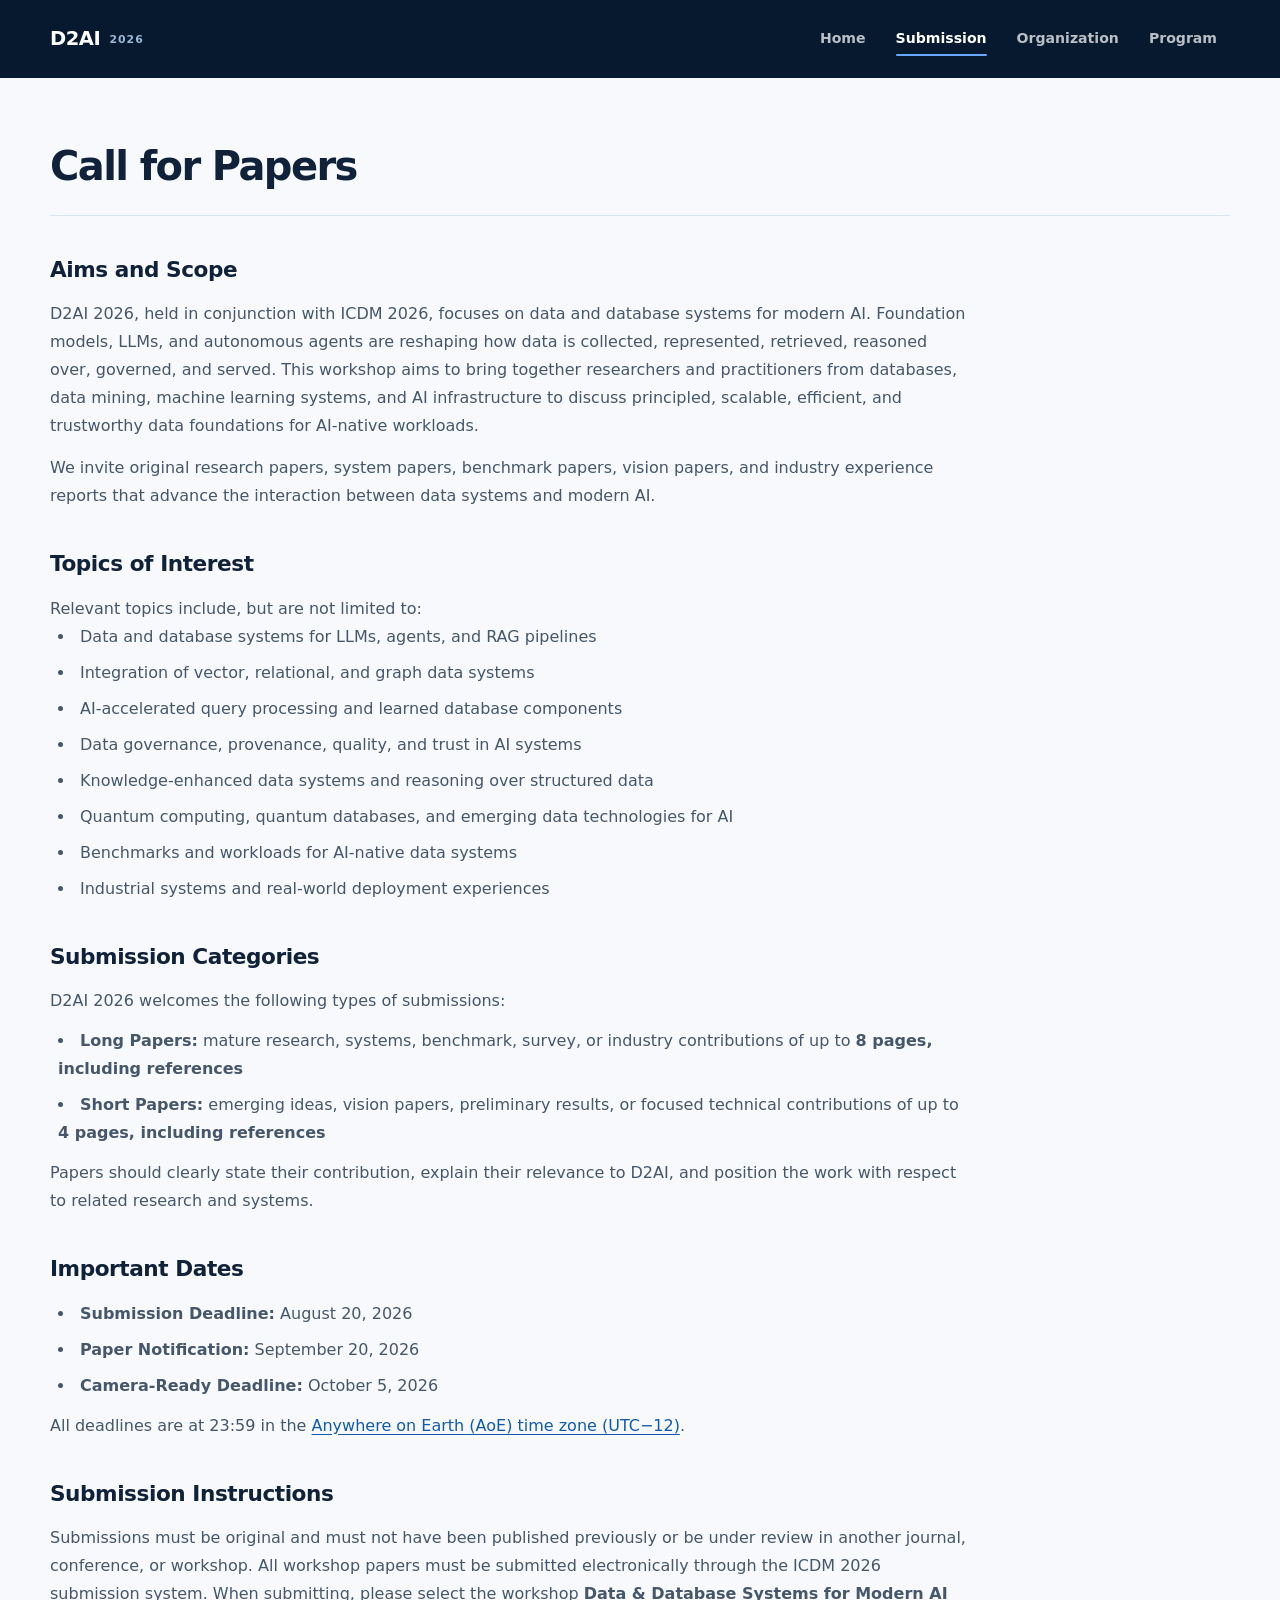
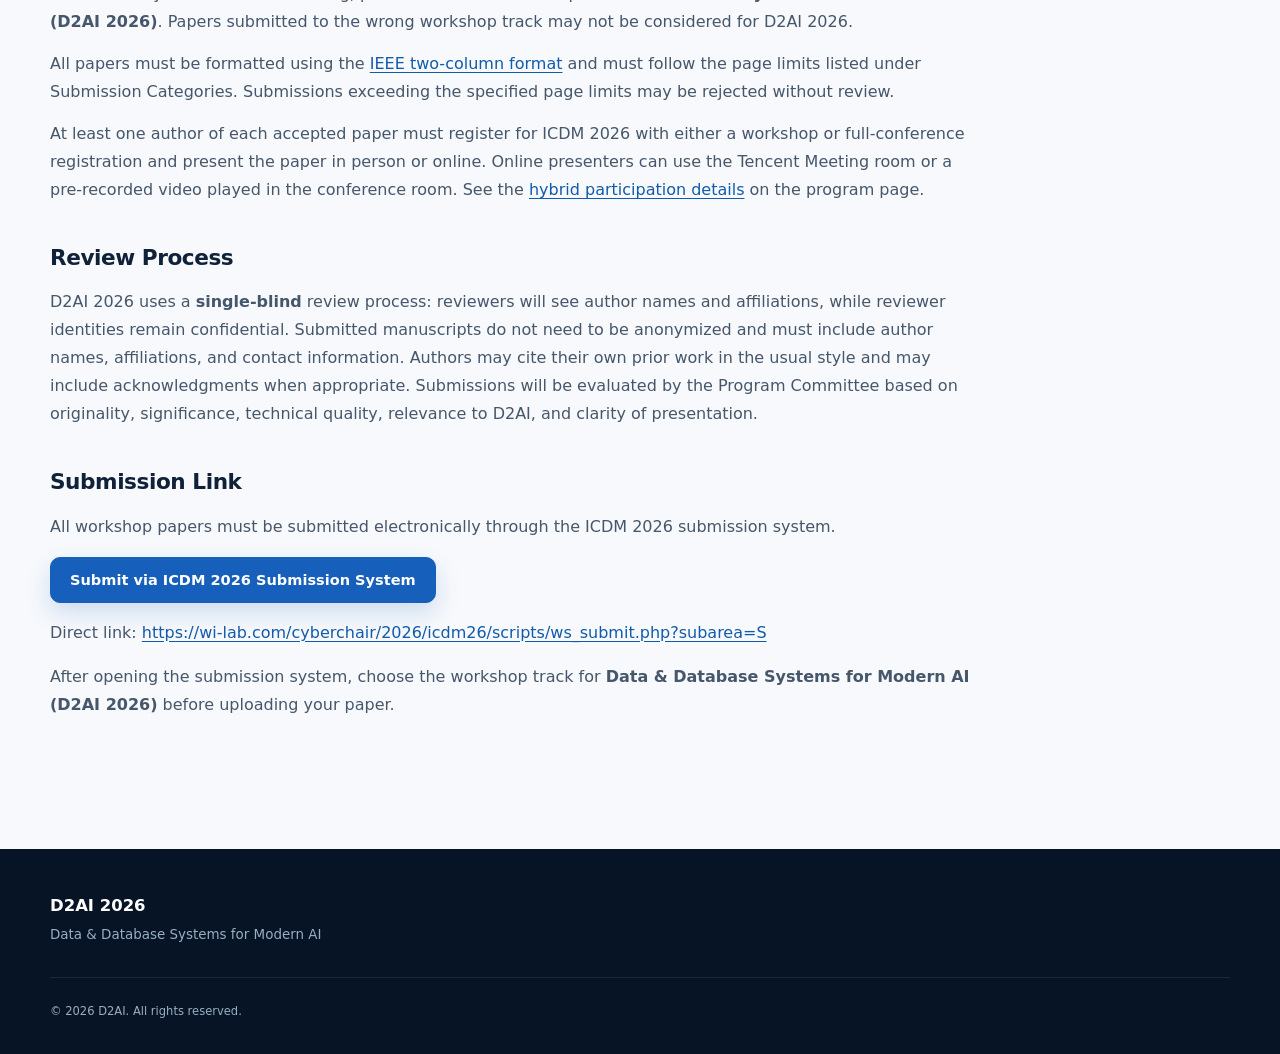
<file: submission.html>
<!DOCTYPE html><html lang="en"><head><meta charSet="utf-8"/><meta name="viewport" content="width=device-width, initial-scale=1"/><link rel="stylesheet" href="/_next/static/chunks/0siwo0i18i5g6.css" data-precedence="next"/><link rel="preload" as="script" fetchPriority="low" href="/_next/static/chunks/05tsy9pxtuyv0.js"/><script src="/_next/static/chunks/02i7dfk78~t~2.js" async=""></script><script src="/_next/static/chunks/10~x95jhs6ns3.js" async=""></script><script src="/_next/static/chunks/0s~43s~vyc_h-.js" async=""></script><script src="/_next/static/chunks/turbopack-0p68k9cxtdk4o.js" async=""></script><script src="/_next/static/chunks/10e6~0tme4cub.js" async=""></script><script src="/_next/static/chunks/0d3shmwh5_nmn.js" async=""></script><script src="/_next/static/chunks/11i0g_kofbjim.js" async=""></script><title>D2AI 2026</title><meta name="description" content="D2AI 2026 at IEEE ICDM 2026: a hybrid workshop on Sunday, November 15, 2026, 13:30–17:15, Seoul Room, Shenyang, China. International Workshop on Data &amp; Database Systems for Modern AI."/><meta name="creator" content="D2AI 2026 Committee"/><meta name="robots" content="index, follow"/><meta name="google-site-verification" content="azsVZ6Sj6aNUtVX1HDO4OtCznI6a8uc2q9I49EydNMc"/><meta property="og:title" content="D2AI 2026"/><meta property="og:description" content="D2AI 2026 at IEEE ICDM 2026: a hybrid workshop on Sunday, November 15, 2026, 13:30–17:15, Seoul Room, Shenyang, China. International Workshop on Data &amp; Database Systems for Modern AI."/><meta property="og:url" content="https://d2ai-workshop.github.io"/><meta property="og:site_name" content="D2AI 2026"/><meta property="og:type" content="website"/><meta name="twitter:card" content="summary"/><meta name="twitter:title" content="D2AI 2026"/><meta name="twitter:description" content="D2AI 2026 at IEEE ICDM 2026: a hybrid workshop on Sunday, November 15, 2026, 13:30–17:15, Seoul Room, Shenyang, China. International Workshop on Data &amp; Database Systems for Modern AI."/><link rel="icon" href="/favicon.ico?favicon.12hgmcrp~a_d-.ico" sizes="128x128" type="image/x-icon"/><script src="/_next/static/chunks/03~yq9q893hmn.js" noModule=""></script></head><body class="min-h-screen flex flex-col"><div hidden=""><!--$--><!--/$--></div><header class="inner-header"><div class="site-shell inner-header-content"><a class="brand" aria-label="D2AI 2026 home" href="/"><span class="brand-name">D2AI <small>2026</small></span></a><nav class="nav" aria-label="Primary navigation"><ul class="nav-links"><li><a class="" href="/">Home</a></li><li><a class="active" href="/submission">Submission</a></li><li><a class="" href="/organization">Organization</a></li><li><a class="" href="/program">Program</a></li></ul><button class="menu-button" type="button" aria-label="Open navigation menu" aria-expanded="false"><svg xmlns="http://www.w3.org/2000/svg" width="24" height="24" viewBox="0 0 24 24" fill="none" stroke="currentColor" stroke-width="2" stroke-linecap="round" stroke-linejoin="round" class="lucide lucide-menu" aria-hidden="true"><path d="M4 12h16"></path><path d="M4 18h16"></path><path d="M4 6h16"></path></svg></button></nav></div></header><main class="inner-main site-shell"><h2>Call for Papers</h2><article class="pb-10 [&amp;_p]:leading-7 [&amp;_li]:leading-7 [&amp;_ul]:space-y-2"><h3>Aims and Scope</h3><p>D2AI 2026, held in conjunction with ICDM 2026, focuses on data and database systems for modern AI. Foundation models, LLMs, and autonomous agents are reshaping how data is collected, represented, retrieved, reasoned over, governed, and served. This workshop aims to bring together researchers and practitioners from databases, data mining, machine learning systems, and AI infrastructure to discuss principled, scalable, efficient, and trustworthy data foundations for AI-native workloads.</p><p>We invite original research papers, system papers, benchmark papers, vision papers, and industry experience reports that advance the interaction between data systems and modern AI.</p><h3>Topics of Interest</h3><p>Relevant topics include, but are not limited to:</p><ul class="list-disc list-inside"><li>Data and database systems for LLMs, agents, and RAG pipelines</li><li>Integration of vector, relational, and graph data systems</li><li>AI-accelerated query processing and learned database components</li><li>Data governance, provenance, quality, and trust in AI systems</li><li>Knowledge-enhanced data systems and reasoning over structured data</li><li>Quantum computing, quantum databases, and emerging data technologies for AI</li><li>Benchmarks and workloads for AI-native data systems</li><li>Industrial systems and real-world deployment experiences</li></ul><h3>Submission Categories</h3><p>D2AI 2026 welcomes the following types of submissions:</p><ul class="list-disc list-inside space-y-1 my-3"><li><strong>Long Papers:</strong> mature research, systems, benchmark, survey, or industry contributions of up to<!-- --> <strong>8 pages, including references</strong></li><li><strong>Short Papers:</strong> emerging ideas, vision papers, preliminary results, or focused technical contributions of up to<!-- --> <strong>4 pages, including references</strong></li></ul><p>Papers should clearly state their contribution, explain their relevance to D2AI, and position the work with respect to related research and systems.</p><h3>Important Dates</h3><ul class="list-disc list-inside mb-3"><li><strong class="">Submission Deadline:</strong> August 20, 2026</li><li><strong class="">Paper Notification:</strong> September 20, 2026</li><li><strong class="">Camera-Ready Deadline:</strong> October 5, 2026</li></ul><p>All deadlines are at 23:59 in the<!-- --> <a href="https://www.timeanddate.com/time/zones/aoe" class="underline">Anywhere on Earth (AoE) time zone (UTC−12)</a>.</p><h3>Submission Instructions</h3><p>Submissions must be original and must not have been published previously or be under review in another journal, conference, or workshop. All workshop papers must be submitted electronically through the ICDM 2026 submission system. When submitting, please select the workshop <strong>Data &amp; Database Systems for Modern AI (D2AI 2026)</strong>. Papers submitted to the wrong workshop track may not be considered for D2AI 2026.</p><p>All papers must be formatted using the <a href="https://www.ieee.org/conferences/publishing/templates.html" class="underline">IEEE two-column format</a> and must follow the page limits listed under Submission Categories. Submissions exceeding the specified page limits may be rejected without review.</p><p>At least one author of each accepted paper must register for ICDM 2026 with either a workshop or full-conference registration and present the paper in person or online. Online presenters can use the Tencent Meeting room or a pre-recorded video played in the conference room. See the <a href="/program">hybrid participation details</a> on the program page.</p><h3>Review Process</h3><p>D2AI 2026 uses a <strong>single-blind</strong> review process: reviewers will see author names and affiliations, while reviewer identities remain confidential. Submitted manuscripts do not need to be anonymized and must include author names, affiliations, and contact information. Authors may cite their own prior work in the usual style and may include acknowledgments when appropriate. Submissions will be evaluated by the Program Committee based on originality, significance, technical quality, relevance to D2AI, and clarity of presentation.</p><h3>Submission Link</h3><div class="space-y-4"><p>All workshop papers must be submitted electronically through the ICDM 2026 submission system.</p><p><a href="https://wi-lab.com/cyberchair/2026/icdm26/scripts/ws_submit.php?subarea=S" class="submission-button" target="_blank" rel="noreferrer">Submit via ICDM 2026 Submission System</a></p><p>Direct link:<!-- --> <a href="https://wi-lab.com/cyberchair/2026/icdm26/scripts/ws_submit.php?subarea=S" class="break-all underline" target="_blank" rel="noreferrer">https://wi-lab.com/cyberchair/2026/icdm26/scripts/ws_submit.php?subarea=S</a></p><p>After opening the submission system, choose the workshop track for<!-- --> <strong>Data &amp; Database Systems for Modern AI (D2AI 2026)</strong> <!-- -->before uploading your paper.</p></div></article></main><!--$--><!--/$--><footer class="footer"><div class="site-shell footer-content"><div><span class="footer-brand">D2AI 2026</span><p>Data &amp; Database Systems for Modern AI</p></div><small>© 2026 D2AI. All rights reserved.</small></div></footer><script src="/_next/static/chunks/05tsy9pxtuyv0.js" id="_R_" async=""></script><script>(self.__next_f=self.__next_f||[]).push([0])</script><script>self.__next_f.push([1,"1:\"$Sreact.fragment\"\n2:I[39756,[\"/_next/static/chunks/10e6~0tme4cub.js\",\"/_next/static/chunks/0d3shmwh5_nmn.js\"],\"default\"]\n3:I[37457,[\"/_next/static/chunks/10e6~0tme4cub.js\",\"/_next/static/chunks/0d3shmwh5_nmn.js\"],\"default\"]\n4:I[64543,[\"/_next/static/chunks/10e6~0tme4cub.js\",\"/_next/static/chunks/0d3shmwh5_nmn.js\"],\"default\"]\n5:I[22016,[\"/_next/static/chunks/10e6~0tme4cub.js\",\"/_next/static/chunks/0d3shmwh5_nmn.js\",\"/_next/static/chunks/11i0g_kofbjim.js\"],\"\"]\n6:I[45109,[\"/_next/static/chunks/10e6~0tme4cub.js\",\"/_next/static/chunks/0d3shmwh5_nmn.js\",\"/_next/static/chunks/11i0g_kofbjim.js\"],\"default\"]\n1c:I[68027,[\"/_next/static/chunks/10e6~0tme4cub.js\",\"/_next/static/chunks/0d3shmwh5_nmn.js\"],\"default\",1]\n:HL[\"/_next/static/chunks/0siwo0i18i5g6.css\",\"style\"]\n"])</script><script>self.__next_f.push([1,"0:{\"P\":null,\"c\":[\"\",\"submission\"],\"q\":\"\",\"i\":false,\"f\":[[[\"\",{\"children\":[\"submission\",{\"children\":[\"__PAGE__\",{}]}]},\"$undefined\",\"$undefined\",16],[[\"$\",\"$1\",\"c\",{\"children\":[[[\"$\",\"link\",\"0\",{\"rel\":\"stylesheet\",\"href\":\"/_next/static/chunks/0siwo0i18i5g6.css\",\"precedence\":\"next\",\"crossOrigin\":\"$undefined\",\"nonce\":\"$undefined\"}],[\"$\",\"script\",\"script-0\",{\"src\":\"/_next/static/chunks/10e6~0tme4cub.js\",\"async\":true,\"nonce\":\"$undefined\"}],[\"$\",\"script\",\"script-1\",{\"src\":\"/_next/static/chunks/0d3shmwh5_nmn.js\",\"async\":true,\"nonce\":\"$undefined\"}]],[\"$\",\"html\",null,{\"lang\":\"en\",\"children\":[\"$\",\"body\",null,{\"className\":\"min-h-screen flex flex-col\",\"children\":[[\"$\",\"$L2\",null,{\"parallelRouterKey\":\"children\",\"error\":\"$undefined\",\"errorStyles\":\"$undefined\",\"errorScripts\":\"$undefined\",\"template\":[\"$\",\"$L3\",null,{}],\"templateStyles\":\"$undefined\",\"templateScripts\":\"$undefined\",\"notFound\":[[[\"$\",\"title\",null,{\"children\":\"404: This page could not be found.\"}],[\"$\",\"div\",null,{\"style\":{\"fontFamily\":\"system-ui,\\\"Segoe UI\\\",Roboto,Helvetica,Arial,sans-serif,\\\"Apple Color Emoji\\\",\\\"Segoe UI Emoji\\\"\",\"height\":\"100vh\",\"textAlign\":\"center\",\"display\":\"flex\",\"flexDirection\":\"column\",\"alignItems\":\"center\",\"justifyContent\":\"center\"},\"children\":[\"$\",\"div\",null,{\"children\":[[\"$\",\"style\",null,{\"dangerouslySetInnerHTML\":{\"__html\":\"body{color:#000;background:#fff;margin:0}.next-error-h1{border-right:1px solid rgba(0,0,0,.3)}@media (prefers-color-scheme:dark){body{color:#fff;background:#000}.next-error-h1{border-right:1px solid rgba(255,255,255,.3)}}\"}}],[\"$\",\"h1\",null,{\"className\":\"next-error-h1\",\"style\":{\"display\":\"inline-block\",\"margin\":\"0 20px 0 0\",\"padding\":\"0 23px 0 0\",\"fontSize\":24,\"fontWeight\":500,\"verticalAlign\":\"top\",\"lineHeight\":\"49px\"},\"children\":404}],[\"$\",\"div\",null,{\"style\":{\"display\":\"inline-block\"},\"children\":[\"$\",\"h2\",null,{\"style\":{\"fontSize\":14,\"fontWeight\":400,\"lineHeight\":\"49px\",\"margin\":0},\"children\":\"This page could not be found.\"}]}]]}]}]],[]],\"forbidden\":\"$undefined\",\"unauthorized\":\"$undefined\"}],[\"$\",\"$L4\",null,{}]]}]}]]}],{\"children\":[[\"$\",\"$1\",\"c\",{\"children\":[null,[\"$\",\"$L2\",null,{\"parallelRouterKey\":\"children\",\"error\":\"$undefined\",\"errorStyles\":\"$undefined\",\"errorScripts\":\"$undefined\",\"template\":[\"$\",\"$L3\",null,{}],\"templateStyles\":\"$undefined\",\"templateScripts\":\"$undefined\",\"notFound\":\"$undefined\",\"forbidden\":\"$undefined\",\"unauthorized\":\"$undefined\"}]]}],{\"children\":[[\"$\",\"$1\",\"c\",{\"children\":[[[\"$\",\"header\",null,{\"className\":\"inner-header\",\"children\":[\"$\",\"div\",null,{\"className\":\"site-shell inner-header-content\",\"children\":[[\"$\",\"$L5\",null,{\"className\":\"brand\",\"href\":\"/\",\"aria-label\":\"D2AI 2026 home\",\"children\":[\"$\",\"span\",null,{\"className\":\"brand-name\",\"children\":[\"D2AI \",[\"$\",\"small\",null,{\"children\":\"2026\"}]]}]}],[\"$\",\"$L6\",null,{}]]}]}],[\"$\",\"main\",null,{\"className\":\"inner-main site-shell\",\"children\":[[\"$\",\"h2\",null,{\"children\":\"Call for Papers\"}],[\"$\",\"article\",null,{\"className\":\"pb-10 [\u0026_p]:leading-7 [\u0026_li]:leading-7 [\u0026_ul]:space-y-2\",\"children\":[[\"$\",\"h3\",null,{\"children\":\"Aims and Scope\"}],[\"$\",\"p\",null,{\"children\":\"D2AI 2026, held in conjunction with ICDM 2026, focuses on data and database systems for modern AI. Foundation models, LLMs, and autonomous agents are reshaping how data is collected, represented, retrieved, reasoned over, governed, and served. This workshop aims to bring together researchers and practitioners from databases, data mining, machine learning systems, and AI infrastructure to discuss principled, scalable, efficient, and trustworthy data foundations for AI-native workloads.\"}],[\"$\",\"p\",null,{\"children\":\"We invite original research papers, system papers, benchmark papers, vision papers, and industry experience reports that advance the interaction between data systems and modern AI.\"}],[\"$\",\"h3\",null,{\"children\":\"Topics of Interest\"}],[\"$\",\"p\",null,{\"children\":\"Relevant topics include, but are not limited to:\"}],[\"$\",\"ul\",null,{\"className\":\"list-disc list-inside\",\"children\":[[\"$\",\"li\",null,{\"children\":\"Data and database systems for LLMs, agents, and RAG pipelines\"}],[\"$\",\"li\",null,{\"children\":\"Integration of vector, relational, and graph data systems\"}],[\"$\",\"li\",null,{\"children\":\"AI-accelerated query processing and learned database components\"}],[\"$\",\"li\",null,{\"children\":\"Data governance, provenance, quality, and trust in AI systems\"}],[\"$\",\"li\",null,{\"children\":\"Knowledge-enhanced data systems and reasoning over structured data\"}],[\"$\",\"li\",null,{\"children\":\"Quantum computing, quantum databases, and emerging data technologies for AI\"}],\"$L7\",\"$L8\"]}],\"$L9\",\"$La\",\"$Lb\",\"$Lc\",\"$Ld\",\"$Le\",\"$Lf\",\"$L10\",\"$L11\",\"$L12\",\"$L13\",\"$L14\",\"$L15\",\"$L16\",\"$L17\"]}]]}]],[\"$L18\"],\"$L19\"]}],{},null,false,null]},null,false,\"$@1a\"]},null,false,null],\"$L1b\",false]],\"m\":\"$undefined\",\"G\":[\"$1c\",[\"$L1d\"]],\"S\":true,\"h\":null,\"s\":\"$undefined\",\"l\":\"$undefined\",\"p\":\"$undefined\",\"d\":\"$undefined\",\"b\":\"EIyUkI0FtOgTSir0eqLvx\"}\n"])</script><script>self.__next_f.push([1,"1e:I[97367,[\"/_next/static/chunks/10e6~0tme4cub.js\",\"/_next/static/chunks/0d3shmwh5_nmn.js\"],\"OutletBoundary\"]\n1f:\"$Sreact.suspense\"\n22:I[97367,[\"/_next/static/chunks/10e6~0tme4cub.js\",\"/_next/static/chunks/0d3shmwh5_nmn.js\"],\"ViewportBoundary\"]\n24:I[97367,[\"/_next/static/chunks/10e6~0tme4cub.js\",\"/_next/static/chunks/0d3shmwh5_nmn.js\"],\"MetadataBoundary\"]\n7:[\"$\",\"li\",null,{\"children\":\"Benchmarks and workloads for AI-native data systems\"}]\n8:[\"$\",\"li\",null,{\"children\":\"Industrial systems and real-world deployment experiences\"}]\n9:[\"$\",\"h3\",null,{\"children\":\"Submission Categories\"}]\na:[\"$\",\"p\",null,{\"children\":\"D2AI 2026 welcomes the following types of submissions:\"}]\nb:[\"$\",\"ul\",null,{\"className\":\"list-disc list-inside space-y-1 my-3\",\"children\":[[\"$\",\"li\",null,{\"children\":[[\"$\",\"strong\",null,{\"children\":\"Long Papers:\"}],\" mature research, systems, benchmark, survey, or industry contributions of up to\",\" \",[\"$\",\"strong\",null,{\"children\":\"8 pages, including references\"}]]}],[\"$\",\"li\",null,{\"children\":[[\"$\",\"strong\",null,{\"children\":\"Short Papers:\"}],\" emerging ideas, vision papers, preliminary results, or focused technical contributions of up to\",\" \",[\"$\",\"strong\",null,{\"children\":\"4 pages, including references\"}]]}]]}]\nc:[\"$\",\"p\",null,{\"children\":\"Papers should clearly state their contribution, explain their relevance to D2AI, and position the work with respect to related research and systems.\"}]\nd:[\"$\",\"h3\",null,{\"children\":\"Important Dates\"}]\ne:[\"$\",\"ul\",null,{\"className\":\"list-disc list-inside mb-3\",\"children\":[[\"$\",\"li\",null,{\"children\":[[\"$\",\"strong\",null,{\"className\":\"\",\"children\":\"Submission Deadline:\"}],\" August 20, 2026\"]}],[\"$\",\"li\",null,{\"children\":[[\"$\",\"strong\",null,{\"className\":\"\",\"children\":\"Paper Notification:\"}],\" September 20, 2026\"]}],[\"$\",\"li\",null,{\"children\":[[\"$\",\"strong\",null,{\"className\":\"\",\"children\":\"Camera-Ready Deadline:\"}],\" October 5, 2026\"]}]]}]\nf:[\"$\",\"p\",null,{\"children\":[\"All deadlines are at 23:59 in the\",\" \",[\"$\",\"a\",null,{\"href\":\"https://www.timeanddate.com/time/zones/aoe\",\"className\":\"underline\",\"children\":\"Anywhere on Earth (AoE) time zone (UTC−12)\"}],\".\"]}]\n10:[\"$\",\"h3\",null,{\"children\":\"Submission Instructions\"}]\n11:[\"$\",\"p\",null,{\"children\":[\"Submissions must be original and must not have been published previously or be under review in another journal, conference, or workshop. All workshop papers must be submitted electronically through the ICDM 2026 submission system. When submitting, please select the workshop \",[\"$\",\"strong\",null,{\"children\":\"Data \u0026 Database Systems for Modern AI (D2AI 2026)\"}],\". Papers submitted to the wrong workshop track may not be considered for D2AI 2026.\"]}]\n12:[\"$\",\"p\",null,{\"children\":[\"All papers must be formatted using the \",[\"$\",\"a\",null,{\"href\":\"https://www.ieee.org/conferences/publishing/templates.html\",\"className\":\"underline\",\"children\":\"IEEE two-column format\"}],\" and must follow the page limits listed under Submission Categories. Submissions exceeding the specified page limits may be rejected without review.\"]}]\n13:[\"$\",\"p\",null,{\"children\":[\"At least one author of each accepted paper must register for ICDM 2026 with either a workshop or full-conference registration and present the paper in person or online. Online presenters can use the Tencent Meeting room or a pre-recorded video played in the conference room. See the \",[\"$\",\"a\",null,{\"href\":\"/program\",\"children\":\"hybrid participation details\"}],\" on the program page.\"]}]\n14:[\"$\",\"h3\",null,{\"children\":\"Review Process\"}]\n15:[\"$\",\"p\",null,{\"children\":[\"D2AI 2026 uses a \",[\"$\",\"strong\",null,{\"children\":\"single-blind\"}],\" review process: reviewers will see author names and affiliations, while reviewer identities remain confidential. Submitted manuscripts do not need to be anonymized and must include author names, affiliations, and contact information. Authors may cite their own prior work in the usual style and may include acknowledgments when appropriate. Submissions will be evaluated by the Program Committee based on originality, significance, technical quality, relevance to D2AI, and "])</script><script>self.__next_f.push([1,"clarity of presentation.\"]}]\n16:[\"$\",\"h3\",null,{\"children\":\"Submission Link\"}]\n17:[\"$\",\"div\",null,{\"className\":\"space-y-4\",\"children\":[[\"$\",\"p\",null,{\"children\":\"All workshop papers must be submitted electronically through the ICDM 2026 submission system.\"}],[\"$\",\"p\",null,{\"children\":[\"$\",\"a\",null,{\"href\":\"https://wi-lab.com/cyberchair/2026/icdm26/scripts/ws_submit.php?subarea=S\",\"className\":\"submission-button\",\"target\":\"_blank\",\"rel\":\"noreferrer\",\"children\":\"Submit via ICDM 2026 Submission System\"}]}],[\"$\",\"p\",null,{\"children\":[\"Direct link:\",\" \",[\"$\",\"a\",null,{\"href\":\"https://wi-lab.com/cyberchair/2026/icdm26/scripts/ws_submit.php?subarea=S\",\"className\":\"break-all underline\",\"target\":\"_blank\",\"rel\":\"noreferrer\",\"children\":\"https://wi-lab.com/cyberchair/2026/icdm26/scripts/ws_submit.php?subarea=S\"}]]}],[\"$\",\"p\",null,{\"children\":[\"After opening the submission system, choose the workshop track for\",\" \",[\"$\",\"strong\",null,{\"children\":\"Data \u0026 Database Systems for Modern AI (D2AI 2026)\"}],\" \",\"before uploading your paper.\"]}]]}]\n18:[\"$\",\"script\",\"script-0\",{\"src\":\"/_next/static/chunks/11i0g_kofbjim.js\",\"async\":true,\"nonce\":\"$undefined\"}]\n19:[\"$\",\"$L1e\",null,{\"children\":[\"$\",\"$1f\",null,{\"name\":\"Next.MetadataOutlet\",\"children\":\"$@20\"}]}]\n21:[]\n1a:\"$W21\"\n1b:[\"$\",\"$1\",\"h\",{\"children\":[null,[\"$\",\"$L22\",null,{\"children\":\"$L23\"}],[\"$\",\"div\",null,{\"hidden\":true,\"children\":[\"$\",\"$L24\",null,{\"children\":[\"$\",\"$1f\",null,{\"name\":\"Next.Metadata\",\"children\":\"$L25\"}]}]}],null]}]\n1d:[\"$\",\"link\",\"0\",{\"rel\":\"stylesheet\",\"href\":\"/_next/static/chunks/0siwo0i18i5g6.css\",\"precedence\":\"next\",\"crossOrigin\":\"$undefined\",\"nonce\":\"$undefined\"}]\n"])</script><script>self.__next_f.push([1,"23:[[\"$\",\"meta\",\"0\",{\"charSet\":\"utf-8\"}],[\"$\",\"meta\",\"1\",{\"name\":\"viewport\",\"content\":\"width=device-width, initial-scale=1\"}]]\n"])</script><script>self.__next_f.push([1,"26:I[27201,[\"/_next/static/chunks/10e6~0tme4cub.js\",\"/_next/static/chunks/0d3shmwh5_nmn.js\"],\"IconMark\"]\n20:null\n"])</script><script>self.__next_f.push([1,"25:[[\"$\",\"title\",\"0\",{\"children\":\"D2AI 2026\"}],[\"$\",\"meta\",\"1\",{\"name\":\"description\",\"content\":\"D2AI 2026 at IEEE ICDM 2026: a hybrid workshop on Sunday, November 15, 2026, 13:30–17:15, Seoul Room, Shenyang, China. International Workshop on Data \u0026 Database Systems for Modern AI.\"}],[\"$\",\"meta\",\"2\",{\"name\":\"creator\",\"content\":\"D2AI 2026 Committee\"}],[\"$\",\"meta\",\"3\",{\"name\":\"robots\",\"content\":\"index, follow\"}],[\"$\",\"meta\",\"4\",{\"name\":\"google-site-verification\",\"content\":\"azsVZ6Sj6aNUtVX1HDO4OtCznI6a8uc2q9I49EydNMc\"}],[\"$\",\"meta\",\"5\",{\"property\":\"og:title\",\"content\":\"D2AI 2026\"}],[\"$\",\"meta\",\"6\",{\"property\":\"og:description\",\"content\":\"D2AI 2026 at IEEE ICDM 2026: a hybrid workshop on Sunday, November 15, 2026, 13:30–17:15, Seoul Room, Shenyang, China. International Workshop on Data \u0026 Database Systems for Modern AI.\"}],[\"$\",\"meta\",\"7\",{\"property\":\"og:url\",\"content\":\"https://d2ai-workshop.github.io\"}],[\"$\",\"meta\",\"8\",{\"property\":\"og:site_name\",\"content\":\"D2AI 2026\"}],[\"$\",\"meta\",\"9\",{\"property\":\"og:type\",\"content\":\"website\"}],[\"$\",\"meta\",\"10\",{\"name\":\"twitter:card\",\"content\":\"summary\"}],[\"$\",\"meta\",\"11\",{\"name\":\"twitter:title\",\"content\":\"D2AI 2026\"}],[\"$\",\"meta\",\"12\",{\"name\":\"twitter:description\",\"content\":\"D2AI 2026 at IEEE ICDM 2026: a hybrid workshop on Sunday, November 15, 2026, 13:30–17:15, Seoul Room, Shenyang, China. International Workshop on Data \u0026 Database Systems for Modern AI.\"}],[\"$\",\"link\",\"13\",{\"rel\":\"icon\",\"href\":\"/favicon.ico?favicon.12hgmcrp~a_d-.ico\",\"sizes\":\"128x128\",\"type\":\"image/x-icon\"}],[\"$\",\"$L26\",\"14\",{}]]\n"])</script></body></html>
</file>
<file: _next/static/chunks/0siwo0i18i5g6.css>
*,:before,:after{box-sizing:border-box;border:0 solid #e5e7eb}:before,:after{--tw-content:""}html,:host{-webkit-text-size-adjust:100%;tab-size:4;font-feature-settings:normal;font-variation-settings:normal;-webkit-tap-highlight-color:transparent;font-family:"Source Sans 3",Aptos,system-ui,ui-sans-serif,sans-serif,Apple Color Emoji,Segoe UI Emoji,Segoe UI Symbol,Noto Color Emoji;line-height:1.5}body{line-height:inherit;margin:0}hr{height:0;color:inherit;border-top-width:1px}abbr:where([title]){-webkit-text-decoration:underline dotted;text-decoration:underline dotted}h1,h2,h3,h4,h5,h6{font-size:inherit;font-weight:inherit}a{color:inherit;-webkit-text-decoration:inherit;text-decoration:inherit}b,strong{font-weight:bolder}code,kbd,samp,pre{font-feature-settings:normal;font-variation-settings:normal;font-family:ui-monospace,SFMono-Regular,Menlo,Monaco,Consolas,Liberation Mono,Courier New,monospace;font-size:1em}small{font-size:80%}sub,sup{vertical-align:baseline;font-size:75%;line-height:0;position:relative}sub{bottom:-.25em}sup{top:-.5em}table{text-indent:0;border-color:inherit;border-collapse:collapse}button,input,optgroup,select,textarea{font-feature-settings:inherit;font-variation-settings:inherit;font-family:inherit;font-size:100%;font-weight:inherit;line-height:inherit;color:inherit;margin:0;padding:0}button,select{text-transform:none}button,[type=button],[type=reset],[type=submit]{-webkit-appearance:button;background-color:#0000;background-image:none}:-moz-focusring{outline:auto}:-moz-ui-invalid{box-shadow:none}progress{vertical-align:baseline}::-webkit-inner-spin-button{height:auto}::-webkit-outer-spin-button{height:auto}[type=search]{-webkit-appearance:textfield;outline-offset:-2px}::-webkit-search-decoration{-webkit-appearance:none}::-webkit-file-upload-button{-webkit-appearance:button;font:inherit}summary{display:list-item}blockquote,dl,dd,h1,h2,h3,h4,h5,h6,hr,figure,p,pre{margin:0}fieldset{margin:0;padding:0}legend{padding:0}ol,ul,menu{margin:0;padding:0;list-style:none}dialog{padding:0}textarea{resize:vertical}input::placeholder,textarea::placeholder{opacity:1;color:#9ca3af}button,[role=button]{cursor:pointer}:disabled{cursor:default}img,svg,video,canvas,audio,iframe,embed,object{vertical-align:middle;display:block}img,video{max-width:100%;height:auto}[hidden]{display:none}*,:before,:after,::backdrop{--tw-border-spacing-x:0;--tw-border-spacing-y:0;--tw-translate-x:0;--tw-translate-y:0;--tw-rotate:0;--tw-skew-x:0;--tw-skew-y:0;--tw-scale-x:1;--tw-scale-y:1;--tw-pan-x: ;--tw-pan-y: ;--tw-pinch-zoom: ;--tw-scroll-snap-strictness:proximity;--tw-gradient-from-position: ;--tw-gradient-via-position: ;--tw-gradient-to-position: ;--tw-ordinal: ;--tw-slashed-zero: ;--tw-numeric-figure: ;--tw-numeric-spacing: ;--tw-numeric-fraction: ;--tw-ring-inset: ;--tw-ring-offset-width:0px;--tw-ring-offset-color:#fff;--tw-ring-color:#3b82f680;--tw-ring-offset-shadow:0 0 #0000;--tw-ring-shadow:0 0 #0000;--tw-shadow:0 0 #0000;--tw-shadow-colored:0 0 #0000;--tw-blur: ;--tw-brightness: ;--tw-contrast: ;--tw-grayscale: ;--tw-hue-rotate: ;--tw-invert: ;--tw-saturate: ;--tw-sepia: ;--tw-drop-shadow: ;--tw-backdrop-blur: ;--tw-backdrop-brightness: ;--tw-backdrop-contrast: ;--tw-backdrop-grayscale: ;--tw-backdrop-hue-rotate: ;--tw-backdrop-invert: ;--tw-backdrop-opacity: ;--tw-backdrop-saturate: ;--tw-backdrop-sepia: }.sr-only{clip:rect(0, 0, 0, 0);white-space:nowrap;border-width:0;width:1px;height:1px;margin:-1px;padding:0;position:absolute;overflow:hidden}.z-50{z-index:50}.mx-6{margin-left:1.5rem;margin-right:1.5rem}.my-3{margin-top:.75rem;margin-bottom:.75rem}.mb-12{margin-bottom:3rem}.mb-3{margin-bottom:.75rem}.mb-6{margin-bottom:1.5rem}.mr-4{margin-right:1rem}.mt-6{margin-top:1.5rem}.flex{display:flex}.table{display:table}.h-\[76px\]{height:76px}.min-h-\[76px\]{min-height:76px}.min-h-screen{min-height:100vh}.w-\[22em\]{width:22em}.w-\[70vw\]{width:70vw}.w-\[76px\]{width:76px}.w-full{width:100%}.min-w-\[76px\]{min-width:76px}.max-w-full{max-width:100%}.list-inside{list-style-position:inside}.list-disc{list-style-type:disc}.flex-col{flex-direction:column}.flex-wrap{flex-wrap:wrap}.justify-center{justify-content:center}.gap-x-12{column-gap:3rem}.gap-y-7{row-gap:1.75rem}.space-y-1>:not([hidden])~:not([hidden]){--tw-space-y-reverse:0;margin-top:calc(.25rem * calc(1 - var(--tw-space-y-reverse)));margin-bottom:calc(.25rem * var(--tw-space-y-reverse))}.space-y-4>:not([hidden])~:not([hidden]){--tw-space-y-reverse:0;margin-top:calc(1rem * calc(1 - var(--tw-space-y-reverse)));margin-bottom:calc(1rem * var(--tw-space-y-reverse))}.overflow-hidden{overflow:hidden}.whitespace-pre-wrap{white-space:pre-wrap}.break-all{word-break:break-all}.rounded-lg{border-radius:.5rem}.rounded-md{border-radius:.375rem}.border{border-width:1px}.border-gray-200{--tw-border-opacity:1;border-color:rgb(229 231 235/var(--tw-border-opacity))}.bg-gray-200{--tw-bg-opacity:1;background-color:rgb(229 231 235/var(--tw-bg-opacity))}.bg-white{--tw-bg-opacity:1;background-color:rgb(255 255 255/var(--tw-bg-opacity))}.object-cover{object-fit:cover}.p-4{padding:1rem}.pb-10{padding-bottom:2.5rem}.pb-5{padding-bottom:1.25rem}.text-sm{font-size:.875rem;line-height:1.25rem}.text-xl{font-size:1.25rem;line-height:1.75rem}.font-bold{font-weight:700}.text-gray-600{--tw-text-opacity:1;color:rgb(75 85 99/var(--tw-text-opacity))}.text-gray-900{--tw-text-opacity:1;color:rgb(17 24 39/var(--tw-text-opacity))}.underline{text-decoration-line:underline}.shadow-lg{--tw-shadow:0 10px 15px -3px #0000001a, 0 4px 6px -4px #0000001a;--tw-shadow-colored:0 10px 15px -3px var(--tw-shadow-color), 0 4px 6px -4px var(--tw-shadow-color);box-shadow:var(--tw-ring-offset-shadow,0 0 #0000), var(--tw-ring-shadow,0 0 #0000), var(--tw-shadow)}.outline-none{outline-offset:2px;outline:2px solid #0000}.blur{--tw-blur:blur(8px);filter:var(--tw-blur) var(--tw-brightness) var(--tw-contrast) var(--tw-grayscale) var(--tw-hue-rotate) var(--tw-invert) var(--tw-saturate) var(--tw-sepia) var(--tw-drop-shadow)}@keyframes enter{0%{opacity:var(--tw-enter-opacity,1);transform:translate3d(var(--tw-enter-translate-x,0), var(--tw-enter-translate-y,0), 0) scale3d(var(--tw-enter-scale,1), var(--tw-enter-scale,1), var(--tw-enter-scale,1)) rotate(var(--tw-enter-rotate,0))}}@keyframes exit{to{opacity:var(--tw-exit-opacity,1);transform:translate3d(var(--tw-exit-translate-x,0), var(--tw-exit-translate-y,0), 0) scale3d(var(--tw-exit-scale,1), var(--tw-exit-scale,1), var(--tw-exit-scale,1)) rotate(var(--tw-exit-rotate,0))}}:root{--ink:#10213a;--muted:#607087;--navy:#07192f;--blue:#165fba;--blue-bright:#3787e8;--sky:#eaf3ff;--line:#dce5ef;--paper:#f7f9fc;--white:#fff}*{box-sizing:border-box;margin:0;padding:0}html{scroll-behavior:smooth}html,body{max-width:100vw;overflow-x:hidden}body{color:var(--ink);background:var(--paper);text-rendering:optimizelegibility;-webkit-font-smoothing:antialiased;font-family:"Source Sans 3",Aptos,system-ui,-apple-system,BlinkMacSystemFont,Segoe UI,sans-serif}a{color:inherit;text-decoration:none}p{line-height:1.72}strong{font-weight:650}button,a{-webkit-tap-highlight-color:transparent}.site-shell{width:min(1180px,100% - 40px);margin-inline:auto}.eyebrow{color:var(--blue);letter-spacing:.14em;text-transform:uppercase;font-size:.77rem;font-weight:750}.eyebrow-light{color:#81b9f5}.button{border:1px solid #0000;border-radius:10px;justify-content:center;align-items:center;gap:9px;min-height:48px;padding:0 20px;font-size:.94rem;font-weight:700;transition:transform .18s,background-color .18s,border-color .18s;display:inline-flex}.button:hover{transform:translateY(-2px)}.button-light{color:var(--navy);background:#fff;box-shadow:0 12px 30px #0000002e}.button-light:hover{background:#f0f6ff}.button-primary{color:#fff;background:var(--blue)}.button-primary:hover{background:#0d4f9e}.button-secondary{color:var(--ink);border-color:var(--line);background:#fff}.button-secondary:hover{border-color:#a7bbd1}.brand{color:#fff;flex-shrink:0;align-items:center;display:inline-flex}.brand-name{letter-spacing:-.025em;font-size:1.22rem;font-weight:760}.brand-name small{color:#9db8d7;letter-spacing:.09em;vertical-align:2px;margin-left:3px;font-size:.68rem;font-weight:700}.nav{align-items:center;display:flex}.nav-links{align-items:center;gap:4px;list-style:none;display:flex}.nav-links a{color:#ffffffb8;padding:10px 13px;font-size:.88rem;font-weight:650;transition:color .18s;display:block;position:relative}.nav-links a:hover,.nav-links a.active{color:#fff}.nav-links a.active:after{content:"";background:#65a9f8;border-radius:2px;height:2px;position:absolute;bottom:4px;left:13px;right:13px}.menu-button{color:#fff;cursor:pointer;background:0 0;border:0;display:none}.mobile-menu{display:none}.hero{color:#fff;background:var(--navy);min-height:680px;position:relative;overflow:hidden}.hero-image{object-fit:cover;object-position:62% 62%}.hero-overlay{background:linear-gradient(90deg,#031224f5 0%,#04182fd4 46%,#05182b61 100%),linear-gradient(#0000 45%,#0412229e);position:absolute;inset:0}.hero-glow{filter:blur(90px);background:#2d80dd33;border-radius:999px;width:580px;height:580px;position:absolute;top:-220px;left:28%}.hero-inner{z-index:2;min-height:680px;position:relative}.hero-topbar{border-bottom:1px solid #ffffff21;justify-content:space-between;align-items:center;height:88px;display:flex}.hero-content{max-width:735px;padding-top:92px}.hero-kicker{color:#b7d5f8;letter-spacing:.13em;text-transform:uppercase;align-items:center;gap:12px;font-size:.77rem;font-weight:700;display:flex}.hero-kicker span{background:#63a7f3;width:34px;height:1px}.hero-content h1{letter-spacing:-.055em;text-wrap:balance;margin-top:23px;font-size:clamp(3.5rem,6.6vw,5.6rem);font-weight:710;line-height:.98}.hero-subtitle{color:#e7f1fcd1;max-width:680px;margin-top:24px;font-size:1.12rem;line-height:1.6}.hero-description{color:#a8c8ed;max-width:650px;margin-top:14px;font-size:.91rem;line-height:1.65}.hero-description a{color:#fff;text-underline-offset:4px;font-weight:700;-webkit-text-decoration:underline #fff6;text-decoration:underline #fff6}.hero-actions{align-items:center;gap:29px;margin-top:34px;display:flex}.hero-text-link{color:#eaf4ff;border-bottom:1px solid #ffffff61;padding-block:12px;font-size:.94rem;font-weight:650}.hero-text-link:hover{border-color:#fff}.event-bar{-webkit-backdrop-filter:blur(14px);backdrop-filter:blur(14px);background:#05162aa8;border-top:1px solid #ffffff2b;grid-template-columns:1fr 1fr;align-items:center;min-height:100px;display:grid;position:absolute;bottom:0;left:0;right:0}.event-item{border-right:1px solid #ffffff24;align-items:center;gap:14px;min-height:48px;padding-left:28px;display:flex}.event-item:first-child{padding-left:0}.event-item:last-child{border-right:0}.event-icon{color:#82bbfb;background:#3c87e01a;border:1px solid #7fb7f666;border-radius:9px;place-items:center;width:37px;height:37px;display:grid}.event-item div{flex-direction:column;display:flex}.event-item small{color:#91a9c4;letter-spacing:.05em;text-transform:uppercase;font-size:.72rem}.event-item strong{margin-top:2px;font-size:.98rem}.event-detail{color:#b3c6dc;margin-top:3px;font-size:.78rem}.home-main{background:#fff}.home-intro,.poster-section,.dates-section,.awards-section,.sponsors-section{width:min(1180px,100% - 40px);margin-inline:auto}.home-intro{grid-template-columns:.72fr 1.45fr;gap:72px;padding:72px 0;display:grid}.home-intro h2,.dates-section h2,.participate-section h2,.awards-section h2,.sponsors-section h2{color:var(--ink);letter-spacing:-.045em;margin-top:12px;font-size:clamp(2.1rem,3vw,3.15rem);font-weight:700;line-height:1.1}.home-intro-copy{color:var(--muted);gap:18px;font-size:1.01rem;display:grid}.poster-section{border:1px solid var(--line);background:#f7f9fc;border-radius:16px;grid-template-columns:190px 1fr;align-items:center;gap:48px;margin-bottom:68px;padding:32px;display:grid}.poster-preview{background:#fff;border:1px solid #d7e0ea;border-radius:9px;transition:transform .18s;display:block;overflow:hidden;box-shadow:0 15px 35px #1535571f}.poster-preview:hover{transform:translateY(-3px)}.poster-preview img{width:100%;height:auto;display:block}.poster-content h2{color:var(--ink);letter-spacing:-.04em;margin-top:10px;font-size:2.25rem;font-weight:700}.poster-content>p:not(.eyebrow){color:var(--muted);margin-top:13px}.poster-program-link{color:var(--blue);text-underline-offset:3px;text-decoration:underline}.poster-links{color:var(--ink);align-items:center;gap:10px;margin-top:25px;font-size:.88rem;font-weight:680;display:flex}.poster-links a{border:1px solid var(--line);background:#fff;border-radius:9px;align-items:center;gap:7px;min-height:43px;padding:0 14px;display:inline-flex}.poster-links a:hover{color:var(--blue);border-color:#afc8e2}.theme-grid{grid-template-columns:repeat(3,1fr);gap:16px;padding-bottom:105px;display:grid}.theme-card{background:#fbfcfe;border:1px solid #e4eaf1;border-radius:14px;padding:28px;transition:transform .18s,border-color .18s,box-shadow .18s}.theme-card:hover{border-color:#c5d8ec;transform:translateY(-3px);box-shadow:0 18px 40px #17395b14}.theme-icon{width:43px;height:43px;color:var(--blue);background:var(--sky);border-radius:10px;place-items:center;display:grid}.theme-card h3{color:var(--ink);margin:23px 0 8px;font-size:1.16rem;font-weight:700}.theme-card p{color:var(--muted);font-size:.94rem}.dates-section{color:#fff;background:var(--navy);width:100%;padding:62px max(20px,50% - 590px) 68px}.dates-section h2{color:#fff}.section-heading-row{justify-content:space-between;align-items:flex-end;display:flex}.timezone-link{color:#a9bdd4;align-items:center;gap:8px;padding-bottom:6px;font-size:.83rem;display:inline-flex}.timezone-link:hover{color:#fff}.date-grid{grid-template-columns:repeat(3,1fr);gap:14px;margin-top:42px;display:grid}.date-card{background:#ffffff0d;border:1px solid #ffffff21;border-radius:13px;align-items:center;gap:23px;min-height:148px;padding:25px;display:flex}.date-number{border-right:1px solid #ffffff26;flex-direction:column;align-items:center;min-width:63px;padding-right:20px;display:flex}.date-number span{color:#70adf2;letter-spacing:.15em;font-size:.7rem;font-weight:800}.date-number strong{letter-spacing:-.05em;font-size:2.65rem;font-weight:650;line-height:1}.date-status{color:#75b0f2;letter-spacing:.06em;text-transform:uppercase;align-items:center;gap:5px;font-size:.7rem;font-weight:700;display:flex}.date-card h3{margin-top:8px;font-size:1.02rem;font-weight:700}.date-card p{color:#8298b1;font-size:.8rem}.participate-section{border-bottom:1px solid var(--line);justify-content:space-between;align-items:center;gap:50px;padding-block:96px;display:flex}.participate-section>div:first-child{max-width:670px}.participate-section p:not(.eyebrow){max-width:625px;color:var(--muted);margin-top:19px;font-size:1.02rem}.participate-actions{flex-direction:column;flex-shrink:0;gap:10px;display:flex}.sponsors-section{padding-block:62px 72px}.sponsors-heading h2{font-size:2.3rem}.sponsor-grid{grid-template-columns:repeat(3,1fr);gap:16px;margin-top:33px;display:grid}.sponsor-card{border:1px solid var(--line);background:#fbfcfe;border-radius:13px;justify-content:center;align-items:center;height:130px;padding:25px;display:flex;overflow:hidden}.sponsor-card img{object-fit:contain;filter:saturate(.9);max-width:100%;max-height:73px}.sponsor-card-jiuxin img{transform:scale(2.25)}.inner-header{color:#fff;background:var(--navy)}.inner-header-content{justify-content:space-between;align-items:center;height:78px;display:flex}.inner-main{min-height:560px;padding-top:58px;padding-bottom:90px}.inner-main>h2,.inner-main>div>h2{border-bottom:1px solid var(--line);color:var(--ink);letter-spacing:-.04em;margin:0 0 30px;padding-bottom:19px;font-size:2.5rem;font-weight:710}.inner-main article{color:#46576b;max-width:920px}.inner-main article h3{color:var(--ink);letter-spacing:-.02em;margin:38px 0 14px;font-size:1.35rem;font-weight:700}.inner-main article p+p{margin-top:14px}.inner-main article a{color:#115bab;text-underline-offset:3px;text-decoration:underline}.inner-main article a.submission-button{color:#fff;background:#165fba;border:1px solid #165fba;border-radius:10px;justify-content:center;align-items:center;min-height:46px;padding:0 19px;font-size:.91rem;font-weight:700;text-decoration:none;transition:transform .18s,background-color .18s,box-shadow .18s;display:inline-flex;box-shadow:0 10px 24px #165fba2e}.inner-main article a.submission-button:hover{color:#fff;background:#0d4f9e;transform:translateY(-2px);box-shadow:0 13px 28px #165fba40}.inner-main article a.submission-button:focus-visible{outline-offset:3px;outline:3px solid #3787e859}.inner-main article a.person-photo{color:inherit;text-decoration:none;transition:box-shadow .18s,transform .18s}.inner-main article a.person-photo:hover{transform:translateY(-2px);box-shadow:0 8px 20px #10213a24}.person-name{color:var(--ink);letter-spacing:-.015em;font-size:1.17rem;font-weight:700;line-height:1.25}.inner-main article a.person-link{width:fit-content;color:var(--ink);border-bottom:1px solid #0000;text-decoration:none;transition:color .16s,border-color .16s}.inner-main article a.person-link:hover{color:var(--blue);border-bottom-color:#165fba59}.inner-main article a.person-link:focus-visible{outline-offset:3px;border-radius:3px;outline:3px solid #3787e84d}.inner-main article ul{padding-left:8px}.keynote-card{border:1px solid var(--line);background:#fff;border-radius:12px;grid-template-columns:180px minmax(0,1fr);gap:28px;padding:26px;display:grid}.keynote-photo-link{border-radius:9px;align-self:start;overflow:hidden}.keynote-photo{width:180px;height:auto;display:block}.keynote-affiliation{color:var(--muted);margin-top:10px;font-size:.92rem}.keynote-talk{gap:12px;margin-top:20px;display:grid}.keynote-talk>div{grid-template-columns:75px minmax(0,1fr);gap:12px;display:grid}.keynote-talk dt{color:var(--ink);font-weight:650}.keynote-talk dd{color:var(--muted)}.keynote-bio{margin-top:20px;font-size:.92rem}.program-intro{max-width:720px;color:var(--ink);margin-top:12px;font-size:1.12rem}.program-facts{border:1px solid var(--line);background:#fff;border-radius:12px;grid-template-columns:1fr 1fr;gap:24px 40px;margin-top:28px;padding:26px;display:grid}.program-facts dt{color:var(--muted);letter-spacing:.06em;text-transform:uppercase;margin-bottom:6px;font-size:.77rem;font-weight:700}.program-facts dd{color:var(--ink);font-weight:650}.program-table{border-collapse:collapse;text-align:left;width:100%;margin-block:22px;font-size:.96rem}.program-table th,.program-table td{border-bottom:1px solid var(--line);padding:17px 20px}.program-table thead{color:#fff;background:var(--navy)}.program-table tbody{background:#fff}.program-table tbody th{white-space:nowrap;width:175px;color:var(--ink);font-weight:650}.program-table .program-break{background:var(--sky)}.program-note{color:var(--muted);font-size:.92rem}.program-table-detailed th,.program-table-detailed td{vertical-align:top}.program-table-detailed .program-session-heading th{white-space:normal;width:auto;color:var(--blue);background:#eaf0f8;padding-block:18px;font-size:.9rem}.program-event-title{color:var(--ink);font-size:1rem;font-weight:700;line-height:1.5}.program-authors{color:var(--muted);overflow-wrap:anywhere;margin-top:10px;font-size:.84rem;line-height:1.8}.program-author-name{color:#46576b;font-weight:650}.program-event-description{color:var(--muted);margin-top:10px;font-size:.86rem}.awards-section{padding-top:62px}.award-list{gap:16px;margin-top:24px;list-style:none;display:grid}.award-item{border:1px solid var(--line);background:var(--paper);border-radius:12px;padding:24px}.award-item h3{color:var(--ink);margin:0 0 12px;font-size:1.25rem;line-height:1.25}.award-paper{color:var(--ink);font-weight:700;line-height:1.45}.award-authors,.award-affiliations{font-size:.9rem;line-height:1.55}.award-affiliations{color:var(--muted)}.footer{color:#9aadc2;background:#061426;margin-top:auto}.footer-content{grid-template-columns:1fr;gap:30px;padding-block:45px 34px;display:grid}.footer-brand{color:#fff;font-size:1.03rem;font-weight:750}.footer-content p{margin-top:5px;font-size:.84rem}.footer-content small{border-top:1px solid #ffffff17;grid-column:1/-1;justify-content:space-between;padding-top:25px;font-size:.72rem;display:flex}@media (max-width:800px){.site-shell,.home-intro,.poster-section,.awards-section,.sponsors-section{width:min(100% - 32px,1180px)}.nav-links{display:none}.menu-button{background:#ffffff14;border:1px solid #ffffff38;border-radius:10px;place-items:center;width:42px;height:42px;display:grid}.mobile-menu{z-index:50;color:#fff;background:#051427fa;padding:21px 24px 35px;display:block;position:fixed;inset:0}.mobile-menu-top{border-bottom:1px solid #ffffff1f;justify-content:space-between;align-items:center;padding-bottom:23px;display:flex}.mobile-menu-top button{color:#fff;background:0 0;border:1px solid #fff3;border-radius:10px;place-items:center;width:42px;height:42px;display:grid}.mobile-menu ul{margin-top:30px;list-style:none}.mobile-menu li a{color:#b8c7d9;border-bottom:1px solid #ffffff1a;padding:15px 3px;font-size:1.5rem;font-weight:650;display:block}.mobile-menu li a.active{color:#fff}.mobile-menu p{color:#7f94ac;font-size:.8rem;position:absolute;bottom:30px}.hero,.hero-inner{min-height:730px}.hero-image{object-position:68% 58%}.hero-topbar{height:76px}.hero-content{padding-top:75px}.hero-content h1{font-size:clamp(3.1rem,15vw,4.2rem)}.hero-description{font-size:1rem}.event-bar{grid-template-columns:1fr 1fr;min-height:105px}.event-context{display:none}.event-item{padding:12px 10px}.event-item:first-child{padding-left:0}.home-intro{grid-template-columns:1fr;gap:29px;padding-block:56px}.home-intro-copy{grid-template-columns:1fr;gap:17px}.poster-section{grid-template-columns:135px 1fr;gap:28px;margin-bottom:54px;padding:24px}.poster-content h2{font-size:1.8rem}.dates-section{padding-top:54px;padding-bottom:58px}.theme-grid{grid-template-columns:1fr;padding-bottom:78px}.date-grid{grid-template-columns:1fr}.date-card{min-height:130px}.section-heading-row{flex-direction:column;align-items:flex-start;gap:20px}.participate-section{flex-direction:column;align-items:flex-start;padding-block:75px}.participate-actions{width:100%}.sponsor-grid{grid-template-columns:1fr}.sponsors-section{padding-block:54px 60px}.program-facts{grid-template-columns:1fr;gap:20px;padding:22px}.program-table th,.program-table td{padding:15px 12px}.program-table tbody th{width:140px}.footer-content{grid-template-columns:1fr}.footer-content small{flex-direction:column;gap:5px}}@media (max-width:480px){.award-item{padding:20px}.keynote-card{grid-template-columns:1fr;gap:22px;padding:22px}.keynote-photo-link{width:fit-content}.keynote-photo{width:150px}.program-table-detailed,.program-table-detailed tbody,.program-table-detailed tr{display:block}.program-table-detailed thead{display:none}.program-table-detailed tbody tr{border-bottom:1px solid var(--line)}.program-table-detailed tbody th,.program-table-detailed td{border-bottom:0;width:100%;display:block}.program-table-detailed tbody th{color:var(--blue);padding-bottom:4px;font-size:.84rem}.program-table-detailed td{padding-top:4px;padding-bottom:22px}.program-table-detailed .program-session-heading th{padding-block:16px}.hero-kicker{letter-spacing:.09em;font-size:.66rem}.hero-actions{flex-direction:column;align-items:stretch;gap:13px}.hero-text-link{align-self:center}.event-item{gap:8px}.event-icon{display:none}.event-item strong{font-size:.85rem}.home-intro h2,.dates-section h2,.participate-section h2,.awards-section h2{font-size:2.15rem}.poster-section{grid-template-columns:1fr}.poster-preview{width:145px}.poster-links{flex-direction:column;align-items:stretch}}@media (prefers-reduced-motion:reduce){html{scroll-behavior:auto}*,:before,:after{scroll-behavior:auto!important;transition-duration:.01ms!important}}.data-\[state\=open\]\:animate-in[data-state=open]{--tw-enter-opacity:initial;--tw-enter-scale:initial;--tw-enter-rotate:initial;--tw-enter-translate-x:initial;--tw-enter-translate-y:initial;animation-name:enter;animation-duration:.15s}.data-\[state\=closed\]\:animate-out[data-state=closed]{--tw-exit-opacity:initial;--tw-exit-scale:initial;--tw-exit-rotate:initial;--tw-exit-translate-x:initial;--tw-exit-translate-y:initial;animation-name:exit;animation-duration:.15s}.data-\[state\=closed\]\:fade-out-0[data-state=closed]{--tw-exit-opacity:0}.data-\[state\=open\]\:fade-in-0[data-state=open]{--tw-enter-opacity:0}.data-\[state\=closed\]\:zoom-out-95[data-state=closed]{--tw-exit-scale:.95}.data-\[state\=open\]\:zoom-in-95[data-state=open]{--tw-enter-scale:.95}.data-\[side\=bottom\]\:slide-in-from-top-2[data-side=bottom]{--tw-enter-translate-y:-.5rem}.data-\[side\=left\]\:slide-in-from-right-2[data-side=left]{--tw-enter-translate-x:.5rem}.data-\[side\=right\]\:slide-in-from-left-2[data-side=right]{--tw-enter-translate-x:-.5rem}.data-\[side\=top\]\:slide-in-from-bottom-2[data-side=top]{--tw-enter-translate-y:.5rem}@media (min-width:640px){.sm\:w-\[27em\]{width:27em}}.\[\&_li\]\:leading-7 li,.\[\&_p\]\:leading-7 p{line-height:1.75rem}.\[\&_ul\]\:space-y-2 ul>:not([hidden])~:not([hidden]){--tw-space-y-reverse:0;margin-top:calc(.5rem * calc(1 - var(--tw-space-y-reverse)));margin-bottom:calc(.5rem * var(--tw-space-y-reverse))}
</file>
